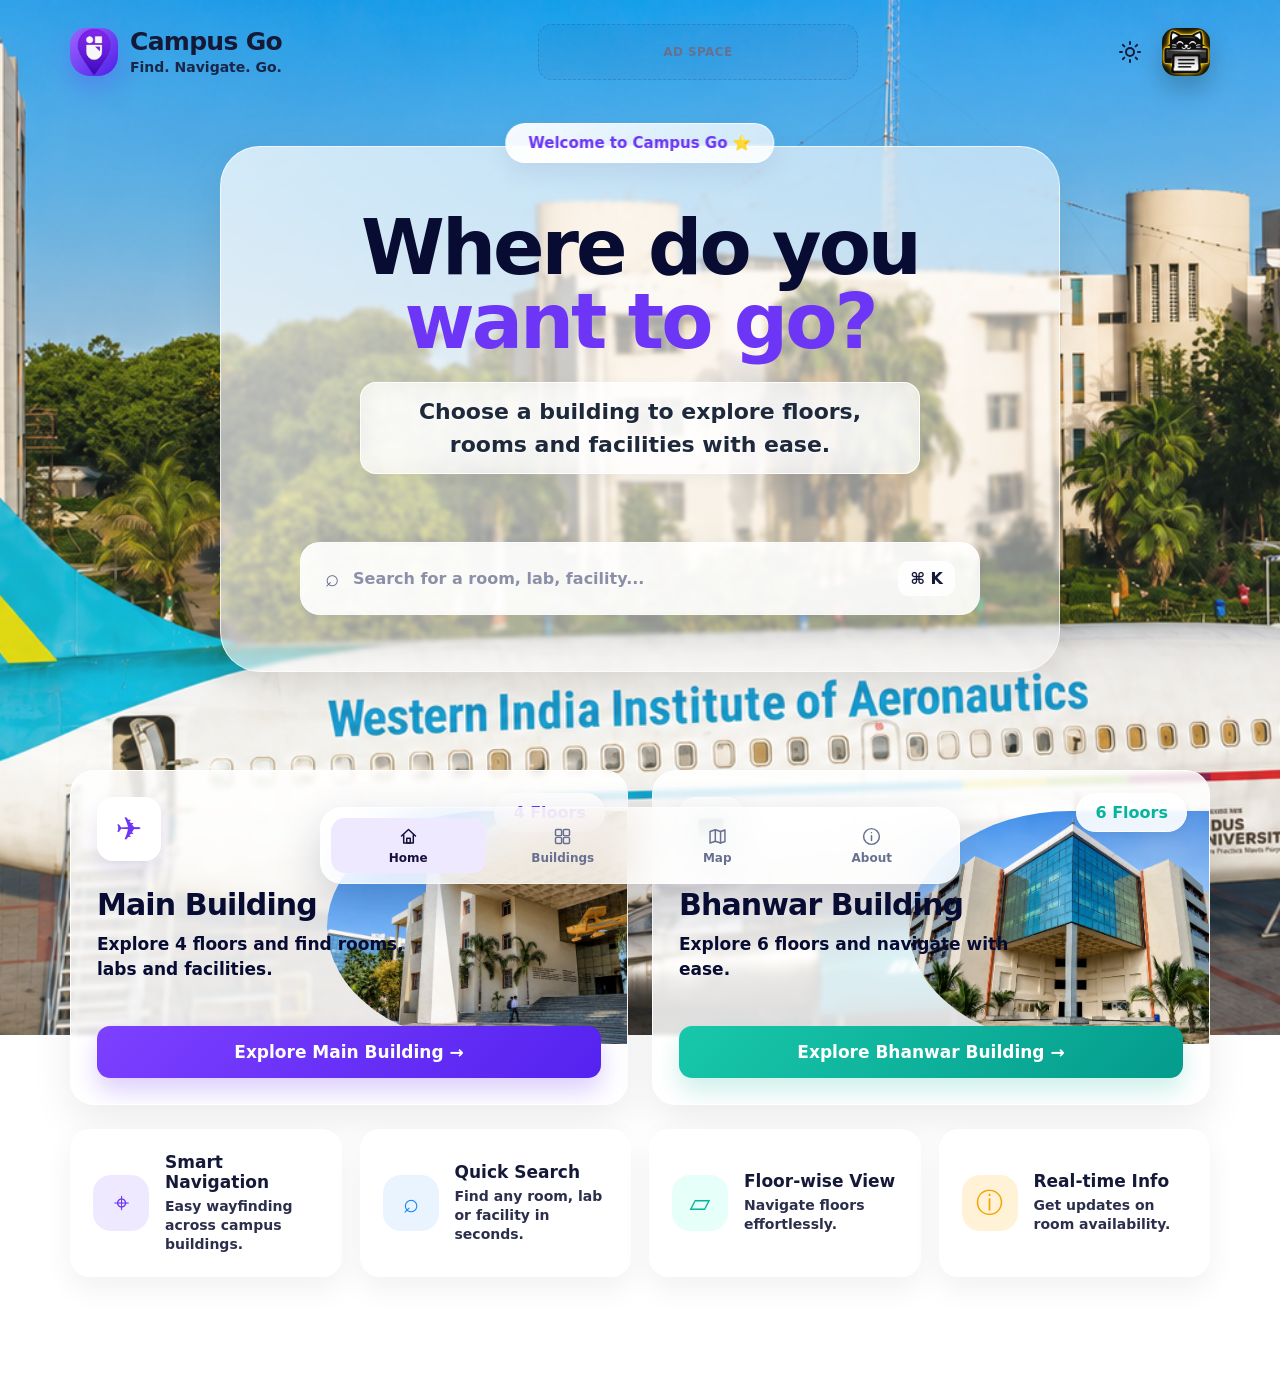
<file: Final/index.html>
<!DOCTYPE html>
<html lang="en">
<head>
  <meta charset="UTF-8" />
  <meta name="viewport" content="width=device-width, initial-scale=1.0" />
  <title>Campus Go</title>
  <script>if (localStorage.getItem("theme") === "dark") document.documentElement.setAttribute("data-theme", "dark");</script>
  <style>
    html {
      scroll-behavior: smooth;
    }

    * {
      margin: 0;
      padding: 0;
      box-sizing: border-box;
      font-family: Inter, system-ui, -apple-system, BlinkMacSystemFont, "Segoe UI", sans-serif;
    }
    :root {
      --purple: #6d35f5;
      --purple-dark: #15123d;
      --purple-light: #efe9ff;
      --green: #08b39c;
      --green-light: #e6fff8;
      --text: #151938;
      --muted: #68708f;
      --card: rgba(255, 255, 255, 0.84);
      --shadow: 0 18px 45px rgba(61, 42, 125, 0.14);
      --radius: 24px;
      
      --bg-overlay: linear-gradient(rgba(255, 255, 255, 0.05), rgba(255, 255, 255, 0.08));
      --glass-bg: linear-gradient(135deg, rgba(255, 255, 255, 0.75) 0%, rgba(255, 255, 255, 0.45) 100%);
      --glass-border: rgba(255, 255, 255, 0.5);
      --glass-border-light: rgba(255, 255, 255, 0.8);
      --glass-card: rgba(255, 255, 255, 0.85);
      --glass-nav: rgba(255, 255, 255, 0.8);
      --input-bg: rgba(255, 255, 255, 0.9);
      --title-color: #080c32;
      --hero-glass: linear-gradient(135deg, rgba(255, 255, 255, 0.75) 0%, rgba(255, 255, 255, 0.7) 100%);
      --hero-subtitle: #1E293B;
      --hero-shadow: 0 1px 2px rgba(255, 255, 255, 0.8);
      --hero-p-bg: rgba(255, 255, 255, 0.65);
      --hero-p-border: rgba(255, 255, 255, 0.9);
      --hero-p-color: #1E293B;
      --modal-overlay: rgba(21, 18, 61, 0.5);
      --modal-bg: #fcfaf2;
      --btn-bg: white;
      --btn-border: rgba(34, 27, 84, 0.05);
    }
    
    [data-theme="dark"] {
      --purple: #b388ff;
      --purple-dark: #d8c2ff;
      --purple-light: rgba(179, 136, 255, 0.2);
      --green: #40c4b4;
      --green-light: rgba(64, 196, 180, 0.2);
      --text: #f0f2fb;
      --muted: #a3a9c2;
      --card: rgba(18, 24, 58, 0.6);
      --shadow: 0 20px 50px rgba(0, 0, 0, 0.5);
      
      --bg-overlay: linear-gradient(180deg, rgba(0,0,0,.7), rgba(0,0,0,.7));
      --glass-bg: rgba(18, 24, 58, 0.85);
      --glass-border: rgba(255, 255, 255, 0.15);
      --glass-border-light: rgba(255, 255, 255, 0.1);
      --glass-card: rgba(18, 24, 58, 0.9);
      --glass-nav: rgba(18, 24, 58, 0.9);
      --input-bg: rgba(255, 255, 255, 0.05);
      --title-color: #f0f2fb;
      --hero-glass: rgba(18, 24, 58, 0.75);
      --hero-subtitle: #f0f2fb;
      --hero-shadow: none;
      --hero-p-bg: rgba(18, 24, 58, 0.65);
      --hero-p-border: rgba(255, 255, 255, 0.15);
      --hero-p-color: #f0f2fb;
      --modal-overlay: rgba(0, 0, 0, 0.7);
      --modal-bg: #12183a;
      --btn-bg: rgba(255, 255, 255, 0.05);
      --btn-border: rgba(255, 255, 255, 0.15);
    }


    body {
      min-height: 100vh;
      color: var(--text);
      position: relative;
      overflow-x: hidden;
    }

    body::before {
      content: "";
      position: fixed;
      top: -15vh;
      left: -15vw;
      width: 130vw;
      height: 130vh;
      background: url("./assets/hero-bg.png") center center/cover no-repeat;
      z-index: -2;
      pointer-events: none;
      will-change: transform;
      transform: translateZ(0);
    }

    body::after {
      content: "";
      position: fixed;
      top: -15vh;
      left: -15vw;
      width: 130vw;
      height: 130vh;
      background: var(--bg-overlay);
      z-index: -1;
      pointer-events: none;
      will-change: transform;
      transform: translateZ(0);
    }

    .page {
      width: 100%;
      max-width: 1180px;
      margin: auto;
      padding: 24px 20px 100px;
    }

    header {
      display: flex;
      align-items: center;
      justify-content: space-between;
      gap: 20px;
      margin-bottom: 42px;
    }

    .brand {
      display: flex;
      align-items: center;
      gap: 12px;
    }

    .logo {
      width: 48px;
      height: 48px;
      border-radius: 16px 16px 20px 20px;
      background: linear-gradient(135deg, #9d66ff, #4d1fe8);
      display: grid;
      place-items: center;
      color: white;
      font-size: 26px;
      box-shadow: 0 12px 24px rgba(109, 53, 245, 0.28);
      overflow: hidden;
    }

    .logo img {
      width: 100%;
      height: 100%;
      object-fit: cover;
    }
    .header-actions {
      display: flex;
      align-items: center;
      gap: 16px;
    }
    .theme-toggle {
      background: transparent;
      border: none;
      display: grid;
      place-items: center;
      cursor: pointer;
      color: var(--text);
      transition: color 0.2s ease, transform 0.2s ease;
      padding: 4px;
    }
    .theme-toggle:hover {
      color: var(--purple);
      transform: scale(1.1);
    }
    .theme-toggle svg { 
      width: 24px; 
      height: 24px; 
      fill: none; 
      stroke: currentColor; 
      stroke-width: 2; 
      stroke-linecap: round; 
      stroke-linejoin: round; 
    }
    .theme-toggle .moon-icon { display: none; }
    [data-theme="dark"] .theme-toggle .sun-icon { display: none; }
    [data-theme="dark"] .theme-toggle .moon-icon { display: block; }
    [data-theme="dark"] .theme-toggle:hover { color: var(--green); }
    .header-ad {
      display: flex;
      align-items: center;
      justify-content: center;
      flex: 1;
      max-width: 320px;
      height: 56px;
      margin: 0 12px;
      border-radius: 14px;
      border: 1px dashed rgba(34, 27, 84, 0.18);
      background: rgba(34, 27, 84, 0.03);
      color: var(--muted);
      font-size: 12px;
      font-weight: 700;
      letter-spacing: 0.4px;
      text-transform: uppercase;
    }

    .partner-logo {
      width: 48px;
      height: 48px;
      border-radius: 14px;
      overflow: hidden;
      box-shadow: 0 12px 24px rgba(15, 12, 10, 0.22);
      flex-shrink: 0;
    }

    .partner-logo img {
      width: 100%;
      height: 100%;
      object-fit: cover;
      display: block;
    }

    .brand h1 {
      font-size: 25px;
      line-height: 1;
      letter-spacing: -0.7px;
    }

    .brand p {
      color: var(--text);
      font-size: 14px;
      margin-top: 5px;
      font-weight: 600;
      opacity: 0.9;
    }    .icon-btn {
      width: 44px;
      height: 44px;
      border-radius: 14px;
      font-size: 20px;
      color: var(--purple-dark);
    }
    .hero {
      position: relative;
      text-align: center;
      padding: 24px 0;
    }

    .hero-text-glass {
      position: relative;
      background: var(--glass-bg);
      backdrop-filter: blur(2px);
      -webkit-backdrop-filter: blur(2px);
      border-radius: 40px;
      border: 1px solid var(--glass-border);
      border-top: 1px solid var(--glass-border-light);
      border-left: 1px solid var(--glass-border-light);
      box-shadow: 0 16px 40px rgba(0, 0, 0, 0.08);
      padding: 64px 40px 56px;
      margin: 0 auto 40px;
      max-width: 840px;
    }

    .pill {
      display: inline-flex;
      align-items: center;
      gap: 8px;
      background: linear-gradient(135deg, rgba(255, 255, 255, 0.95), rgba(255, 255, 255, 0.7));
      backdrop-filter: blur(2px);
      -webkit-backdrop-filter: blur(2px);
      border: 1px solid var(--input-bg);
      color: var(--purple);
      padding: 10px 22px;
      border-radius: 999px;
      font-size: 15px;
      font-weight: 800;
      position: absolute;
      top: -24px;
      left: 50%;
      transform: translateX(-50%);
      box-shadow: 0 10px 24px rgba(34, 27, 84, 0.08);
      white-space: nowrap;
    }

    .hero h2 {
      max-width: 720px;
      margin: auto;
      color: var(--title-color);
      font-size: clamp(42px, 8vw, 76px);
      line-height: 0.98;
      letter-spacing: -3px;
    }

    .hero h2 span {
      color: var(--purple);
      display: inline-block;
    }

    .hero p {
      max-width: 560px;
      margin: 22px auto 28px;
      color: var(--hero-p-color);
      font-size: clamp(16px, 2.6vw, 22px);
      line-height: 1.5;
      font-weight: 600;
      text-shadow: var(--hero-shadow);
      background: var(--hero-p-bg);
      backdrop-filter: blur(12px);
      -webkit-backdrop-filter: blur(12px);
      padding: 12px 24px;
      border-radius: 16px;
      border: 1px solid var(--hero-p-border);
      box-shadow: 0 4px 15px rgba(0, 0, 0, 0.05);
      display: inline-block;
    }

    .search-box {
      width: min(680px, 94%);
      margin: 40px auto 0;
      display: flex;
      align-items: center;
      gap: 14px;
      background: var(--glass-nav);
      backdrop-filter: blur(2px);
      -webkit-backdrop-filter: blur(2px);
      border: 1px solid var(--glass-border);
      border-top: 1px solid var(--glass-border-light);
      border-left: 1px solid var(--glass-border-light);
      padding: 18px 24px;
      border-radius: 20px;
      box-shadow: 0 8px 32px rgba(0, 0, 0, 0.08);
      transition: all 0.3s ease;
    }

    .search-box:focus-within {
      background: var(--glass-card);
      box-shadow: 0 12px 36px rgba(31, 38, 135, 0.12);
      transform: translateY(-2px);
    }

    .search-box input {
      width: 100%;
      border: none;
      outline: none;
      color: var(--text);
      font-size: 16px;
      background: transparent;
    }

    .search-box input::placeholder {
      color: #8b90a8;
      font-weight: 600;
    }

    .shortcut {
      padding: 8px 12px;
      border-radius: 11px;
      color: var(--text);
      background: var(--input-bg);
      font-weight: 800;
      white-space: nowrap;
    }

    .buildings {
      margin-top: 34px;
      display: grid;
      grid-template-columns: repeat(2, minmax(0, 1fr));
      gap: 24px;
    }

    .building-card {
      position: relative;
      overflow: hidden;
      min-height: 335px;
      background: var(--glass-card);
      backdrop-filter: blur(2px);
      -webkit-backdrop-filter: blur(2px);
      border-radius: var(--radius);
      border: 1px solid rgba(255, 255, 255, 0.6);
      border-top: 1px solid var(--input-bg);
      border-left: 1px solid var(--input-bg);
      box-shadow: 0 16px 40px rgba(0, 0, 0, 0.08);
      padding: 26px;
      display: flex;
      flex-direction: column;
      justify-content: space-between;
    }

    .building-card::after {
      content: "";
      position: absolute;
      width: 58%;
      height: 70%;
      right: -4%;
      bottom: 60px;
      border-radius: 50% 0 0 50%;
      background: var(--purple-light);
      z-index: 0;
    }

    .building-card.green::after {
      background: var(--green-light);
    }

    .card-top,
    .card-bottom {
      position: relative;
      z-index: 2;
    }

    .card-icon {
      width: 64px;
      height: 64px;
      border-radius: 16px;
      background: white;
      display: grid;
      place-items: center;
      font-size: 32px;
      color: var(--purple);
      box-shadow: 0 12px 22px rgba(80, 54, 159, 0.13);
      margin-bottom: 26px;
    }

    .green .card-icon {
      color: var(--green);
    }

    .floor-badge {
      position: absolute;
      top: 22px;
      right: 22px;
      z-index: 3;
      color: var(--purple);
      background: var(--input-bg);
      backdrop-filter: blur(2px);
      border: 1px solid rgba(255, 255, 255, 1);
      padding: 9px 18px;
      border-radius: 999px;
      font-weight: 900;
      box-shadow: 0 4px 12px rgba(0, 0, 0, 0.05);
    }

    .green .floor-badge {
      color: var(--green);
      background: var(--input-bg);
    }

    .building-card h3 {
      font-size: 30px;
      letter-spacing: -0.9px;
      margin-bottom: 10px;
      color: var(--title-color);
    }

    .building-card p {
      color: var(--title-color);
      max-width: 330px;
      line-height: 1.5;
      font-weight: 700;
      font-size: 17px;
      margin-bottom: 28px;
    }

    .building-img {
      position: absolute;
      width: 58%;
      height: 70%;
      right: -4%;
      bottom: 60px;
      border-radius: 50% 0 0 50%;
      z-index: 1;

      background-size: cover;
      background-position: center;
      background-repeat: no-repeat;
    }

    .main-building-photo {
      background-image: url("assets/main-building.jpg");
      background-position: center center;
    }

    .bhawar-building-photo {
      background-image: url("assets/bhawar-building.png");
      background-position: center center;
    }

    .explore-btn {
      width: 100%;
      border: none;
      border-radius: 13px;
      padding: 16px 20px;
      font-size: 17px;
      font-weight: 800;
      color: white;
      background: linear-gradient(135deg, #7d40ff, #5422ef);
      box-shadow: 0 13px 24px rgba(111, 53, 245, 0.24);
      cursor: pointer;
      transition: 0.25s ease;
    }

    .green .explore-btn {
      background: linear-gradient(135deg, #18c8aa, #049b8c);
      box-shadow: 0 13px 24px rgba(8, 179, 156, 0.20);
    }

    .explore-btn:hover {
      transform: translateY(-3px);
    }

    .features {
      display: grid;
      grid-template-columns: repeat(4, minmax(0, 1fr));
      gap: 18px;
      margin-top: 24px;
    }

    .feature-card {
      background: var(--glass-card);
      backdrop-filter: blur(2px);
      -webkit-backdrop-filter: blur(2px);
      border: 1px solid var(--glass-border);
      border-top: 1px solid var(--glass-border-light);
      border-left: 1px solid var(--glass-border-light);
      box-shadow: 0 12px 30px rgba(0, 0, 0, 0.06);
      border-radius: 20px;
      padding: 22px;
      display: flex;
      align-items: center;
      gap: 16px;
    }

    .feature-icon {
      min-width: 56px;
      height: 56px;
      border-radius: 18px;
      display: grid;
      place-items: center;
      font-size: 27px;
      background: var(--purple-light);
      color: var(--purple);
    }

    .feature-card:nth-child(2) .feature-icon { background: #e9f4ff; color: #1686f7; }
    .feature-card:nth-child(3) .feature-icon { background: var(--green-light); color: var(--green); }
    .feature-card:nth-child(4) .feature-icon { background: #fff2d7; color: #f5a400; }

    .feature-card h4 {
      font-size: 17px;
      margin-bottom: 5px;
    }

    .feature-card p {
      color: var(--text);
      font-size: 14px;
      line-height: 1.35;
      font-weight: 600;
      opacity: 0.9;
    }

    .bottom-nav {
      position: fixed;
      left: 50%;
      bottom: 16px;
      transform: translateX(-50%);
      width: min(640px, calc(100% - 28px));
      background: var(--glass-nav);
      border: 1px solid var(--glass-border);
      border-radius: 22px;
      box-shadow: 0 18px 45px rgba(18,24,58,.20);
      display: grid;
      grid-template-columns: repeat(4, 1fr);
      padding: 10px;
      backdrop-filter: blur(22px);
      -webkit-backdrop-filter: blur(22px);
      z-index: 20;
    }
    .nav-item {
      text-decoration: none;
      color: var(--muted);
      display: grid;
      place-items: center;
      gap: 4px;
      font-size: 12px;
      font-weight: 700;
      padding: 8px 4px;
      border-radius: 14px;
      transition: background .2s, color .2s;
    }
    .nav-item .icon { width: 21px; height: 21px; }
    .icon { width: 22px; height: 22px; stroke: currentColor; stroke-width: 1.7; fill: none; stroke-linecap: round; stroke-linejoin: round; flex-shrink: 0; }
    
    .nav-item.active {
      color: var(--purple-dark);
      background: var(--purple-light);
    }


    @media (max-width: 850px) {
      .page {
        padding: 22px 16px 96px;
      }

      header {
        margin-bottom: 30px;
      }    .header-ad {
        max-width: 140px;
        height: 44px;
        font-size: 10px;
      }

      .buildings {
        grid-template-columns: 1fr;
      }

      .features {
        grid-template-columns: repeat(2, minmax(0, 1fr));
      }
    }

    @media (max-width: 520px) {
      .page {
        padding-inline: 14px;
      }

      .brand h1 {
        font-size: 22px;
      }

      .brand p {
        font-size: 12px;
      }

      .logo {
        width: 44px;
        height: 44px;
      }

      .partner-logo {
        width: 40px;
        height: 40px;
      }    .header-ad {
        max-width: 90px;
        margin: 0 6px;
      }
      .hero-text-glass {
        padding: 48px 20px 32px;
      }

      .hero h2 {
        font-size: 46px;
        letter-spacing: -2px;
      }

      .hero p {
        font-size: 17px;
      }

      .search-box {
        padding: 14px 15px;
      }

      .shortcut {
        display: none;
      }

      .building-card {
        min-height: 290px;
        padding: 22px;
      }

      .building-card h3 {
        font-size: 24px;
        max-width: 60%;
      }

      .building-card p {
        width: 58%;
        font-size: 14.5px;
      }

      .building-img, .building-card::after {
        width: 45%;
        height: 60%;
        bottom: 74px;
        right: -5%;
        border-radius: 50% 0 0 50%;
      }

      .floor-badge {
        top: 20px;
        right: 18px;
        padding: 8px 14px;
        font-size: 14px;
      }

      .features {
        gap: 12px;
      }

      .feature-card {
        padding: 16px 14px;
        align-items: flex-start;
      }

      .feature-icon {
        min-width: 48px;
        height: 48px;
        font-size: 24px;
      }

      .feature-card h4 {
        font-size: 15px;
      }

      .feature-card p {
        font-size: 12.5px;
      }
    }

    @media (max-width: 390px) {
      .hero h2 {
        font-size: 40px;
      }

      .building-card p {
        width: 58%;
      }

      .feature-card {
        flex-direction: column;
        gap: 10px;
      }
    }


    .modal-overlay {
      display: none;
      position: fixed;
      inset: 0;
      background: var(--modal-overlay);
      backdrop-filter: blur(2px);
      z-index: 100;
      align-items: center;
      justify-content: center;
      padding: 20px;
    }
    .modal-overlay.active {
      display: flex;
      animation: fadeIn 0.3s ease;
    }
    .modal-content {
      background: var(--modal-bg);
      width: 100%;
      max-width: 420px;
      border-radius: var(--radius);
      padding: 32px;
      position: relative;
      box-shadow: 0 25px 50px rgba(0, 0, 0, 0.15);
      animation: slideUp 0.3s ease;
    }
    .close-btn {
      position: absolute;
      top: 24px;
      right: 24px;
      background: none;
      border: none;
      font-size: 28px;
      cursor: pointer;
      color: var(--muted);
      line-height: 1;
      transition: color 0.2s;
    }
    .close-btn:hover {
      color: var(--text);
    }
    .modal-content h3 {
      margin-bottom: 24px;
      font-size: 24px;
      letter-spacing: -0.5px;
      color: var(--text);
    }
    .floor-grid {
      display: grid;
      grid-template-columns: repeat(2, 1fr);
      gap: 14px;
    }
    .floor-btn {
      padding: 16px;
      border-radius: 999px;
      border: 2px solid var(--btn-border);
      background: var(--btn-bg);
      color: var(--text);
      font-weight: 700;
      font-size: 16px;
      cursor: pointer;
      transition: all 0.2s ease;
      box-shadow: 0 4px 12px rgba(0,0,0,0.02);
    }
    .floor-btn[data-theme="purple"]:not(:disabled):hover {
      background: var(--purple-light);
      color: var(--purple);
      border-color: var(--purple);
    }
    .floor-btn[data-theme="green"]:not(:disabled):hover {
      background: var(--green-light);
      color: var(--green);
      border-color: var(--green);
    }
    .floor-btn:disabled {
      opacity: 0.5;
      cursor: not-allowed;
      transform: none;
    }
    .floor-btn.selected[data-theme="purple"] {
      background: var(--purple);
      color: white;
      border-color: var(--purple);
      opacity: 1;
    }
    .floor-btn.selected[data-theme="green"] {
      background: var(--green);
      color: white;
      border-color: var(--green);
      opacity: 1;
    }

    @keyframes fadeIn {
      from { opacity: 0; }
      to { opacity: 1; }
    }
    @keyframes slideUp {
      from { opacity: 0; transform: translateY(20px); }
      to { opacity: 1; transform: translateY(0); }
    }
    

    

  </style>
</head>
<body>
  <svg width="0" height="0" style="position:absolute" aria-hidden="true">
    <defs>
      <symbol id="icon-house" viewBox="0 0 24 24"><path d="M4 11.5L12 4l8 7.5"/><path d="M6.5 10v9.5h11V10"/><rect x="10" y="14" width="4" height="5.5"/></symbol>
      <symbol id="icon-grid" viewBox="0 0 24 24"><rect x="4" y="4" width="7" height="7" rx="1.3"/><rect x="13" y="4" width="7" height="7" rx="1.3"/><rect x="4" y="13" width="7" height="7" rx="1.3"/><rect x="13" y="13" width="7" height="7" rx="1.3"/></symbol>
      <symbol id="icon-map" viewBox="0 0 24 24"><path d="M3.5 6.2l6-2 6 2 5-1.7v13.3l-5 1.7-6-2-6 2z"/><line x1="9.5" y1="4.2" x2="9.5" y2="17.5"/><line x1="15.5" y1="6.2" x2="15.5" y2="19.5"/></symbol>
      <symbol id="icon-info" viewBox="0 0 24 24"><circle cx="12" cy="12" r="9"/><line x1="12" y1="11" x2="12" y2="16.5"/><circle cx="12" cy="7.7" r="0.9" fill="currentColor" stroke="none"/></symbol>
    </defs>
  </svg>
  <main class="page">
    <header>
      <div class="brand">
        <div class="logo"><img src="assets/campusgo-icon.png" alt="Campus Go logo" /></div>
        <div>
          <h1>Campus Go</h1>
          <p>Find. Navigate. Go.</p>
        </div>
      </div>

      <div class="header-ad">Ad space</div>

      <div class="header-actions">
        <button id="theme-toggle" class="theme-toggle" aria-label="Toggle Dark Mode">
          <svg class="sun-icon" xmlns="http://www.w3.org/2000/svg" viewBox="0 0 24 24" fill="none" stroke="currentColor" stroke-width="2" stroke-linecap="round" stroke-linejoin="round"><circle cx="12" cy="12" r="4"/><path d="M12 2v2"/><path d="M12 20v2"/><path d="m4.93 4.93 1.41 1.41"/><path d="m17.66 17.66 1.41 1.41"/><path d="M2 12h2"/><path d="M20 12h2"/><path d="m6.34 17.66-1.41 1.41"/><path d="m19.07 4.93-1.41 1.41"/></svg>
          <svg class="moon-icon" xmlns="http://www.w3.org/2000/svg" viewBox="0 0 24 24" fill="none" stroke="currentColor" stroke-width="2" stroke-linecap="round" stroke-linejoin="round"><path d="M12 3a6 6 0 0 0 9 9 9 9 0 1 1-9-9Z"/></svg>
        </button>
        <div class="partner-logo">
          <img src="assets/copykat-icon.jpg" alt="CopyKat logo" />
        </div>
      </div>
    </header>

    <section class="hero">
      <div class="hero-text-glass">
        <div class="pill">Welcome to Campus Go ⭐</div>
        <h2>Where do you <span>want to go?</span></h2>
        <p>Choose a building to explore floors, rooms and facilities with ease.</p>

        <label class="search-box">
          <span style="font-size: 24px; color: var(--muted);">⌕</span>
          <input type="search" placeholder="Search for a room, lab, facility..." />
          <span class="shortcut">⌘ K</span>
        </label>
      </div>
    </section>

    <section id="buildings" class="buildings">
      <article class="building-card">
        <span class="floor-badge">4 Floors</span>
        <div class="building-img main-building-photo"></div>
        <div class="card-top">
          <div class="card-icon">✈️</div>
          <h3>Main Building</h3>
          <p>Explore 4 floors and find rooms, labs and facilities.</p>
        </div>
        <div class="card-bottom">
          <button class="explore-btn">Explore Main Building →</button>
        </div>
      </article>

      <article class="building-card green">
        <span class="floor-badge">6 Floors</span>
        <div class="building-img bhawar-building-photo"></div>
        <div class="card-top">
          <div class="card-icon">💻</div>
          <h3>Bhanwar Building</h3>
          <p>Explore 6 floors and navigate with ease.</p>
        </div>
        <div class="card-bottom">
          <button class="explore-btn">Explore Bhanwar Building →</button>
        </div>
      </article>
    </section>

    <section class="features">
      <article class="feature-card">
        <div class="feature-icon">⌖</div>
        <div>
          <h4>Smart Navigation</h4>
          <p>Easy wayfinding across campus buildings.</p>
        </div>
      </article>

      <article class="feature-card">
        <div class="feature-icon">⌕</div>
        <div>
          <h4>Quick Search</h4>
          <p>Find any room, lab or facility in seconds.</p>
        </div>
      </article>

      <article class="feature-card">
        <div class="feature-icon">▱</div>
        <div>
          <h4>Floor-wise View</h4>
          <p>Navigate floors effortlessly.</p>
        </div>
      </article>

      <article class="feature-card">
        <div class="feature-icon">ⓘ</div>
        <div>
          <h4>Real-time Info</h4>
          <p>Get updates on room availability.</p>
        </div>
      </article>
    </section>
  </main>

  <nav class="bottom-nav">
    <a href="#" class="nav-item active"><svg class="icon"><use href="#icon-house"/></svg>Home</a>
    <a href="#buildings" class="nav-item"><svg class="icon"><use href="#icon-grid"/></svg>Buildings</a>
    <a href="#" class="nav-item"><svg class="icon"><use href="#icon-map"/></svg>Map</a>
    <a href="about.html" class="nav-item"><svg class="icon"><use href="#icon-info"/></svg>About</a>
  </nav>

  <!-- Floor Selection Modal -->
  <div id="floor-modal" class="modal-overlay">
    <div class="modal-content">
      <button class="close-btn" id="close-modal">&times;</button>
      <h3 id="modal-title">Select Floor</h3>
      <div id="floor-grid" class="floor-grid"></div>
    </div>
  </div>
  <script>
    document.addEventListener('DOMContentLoaded', () => {
      
      const themeToggle = document.getElementById('theme-toggle');
      if (themeToggle) {
        themeToggle.addEventListener('click', () => {
          const currentTheme = document.documentElement.getAttribute('data-theme');
          const newTheme = currentTheme === 'dark' ? 'light' : 'dark';
          document.documentElement.setAttribute('data-theme', newTheme);
          localStorage.setItem('theme', newTheme);
        });
      }



      const modal = document.getElementById('floor-modal');
      const closeBtn = document.getElementById('close-modal');
      const floorGrid = document.getElementById('floor-grid');
      const modalTitle = document.getElementById('modal-title');

      const buildingData = {
        'Explore Main Building →': { 
            name: 'Main Building', 
            floorNames: ['Basement', 'Ground Floor', 'First Floor', 'Second Floor'], 
            isGreen: false 
        },
        'Explore Bhanwar Building →': { 
            name: 'Bhanwar Building', 
            floorNames: ['Ground Floor', 'Floor 1', 'Floor 2', 'Floor 3', 'Floor 4', 'Floor 5'], 
            isGreen: true 
        }
      };

      document.querySelectorAll('.explore-btn').forEach(btn => {
        btn.addEventListener('click', (e) => {
          const text = e.target.textContent.trim();
          const bldg = buildingData[text] || { name: 'Building', floorNames: ['Ground Floor'], isGreen: false };

          modalTitle.textContent = bldg.name + ' - Select Floor';
          floorGrid.innerHTML = '';
          
          bldg.floorNames.forEach(floorName => {
            const floorBtn = document.createElement('button');
            floorBtn.className = 'floor-btn';
            floorBtn.textContent = floorName;
            
          
            floorBtn.setAttribute('data-theme', bldg.isGreen ? 'green' : 'purple');
            
            floorBtn.onclick = () => {
               const allBtns = floorGrid.querySelectorAll('.floor-btn');
               allBtns.forEach(btn => {
                 if (btn !== floorBtn) {
                   btn.disabled = true;
                 }
               });
               floorBtn.classList.add('selected');
               
               setTimeout(() => {
                 window.location.href = 'floor.html?building=' + encodeURIComponent(bldg.name) + '&floor=' + encodeURIComponent(floorName);
               }, 600);
            };
            floorGrid.appendChild(floorBtn);
          });

          modal.classList.add('active');
          document.body.style.overflow = 'hidden';
        });
      });

      closeBtn.addEventListener('click', () => {
        modal.classList.remove('active');
        document.body.style.overflow = '';
      });

      modal.addEventListener('click', (e) => {
        if (e.target === modal) {
          modal.classList.remove('active');
          document.body.style.overflow = '';
        }
      });
    });
  </script>
</body>
</html>
</file>
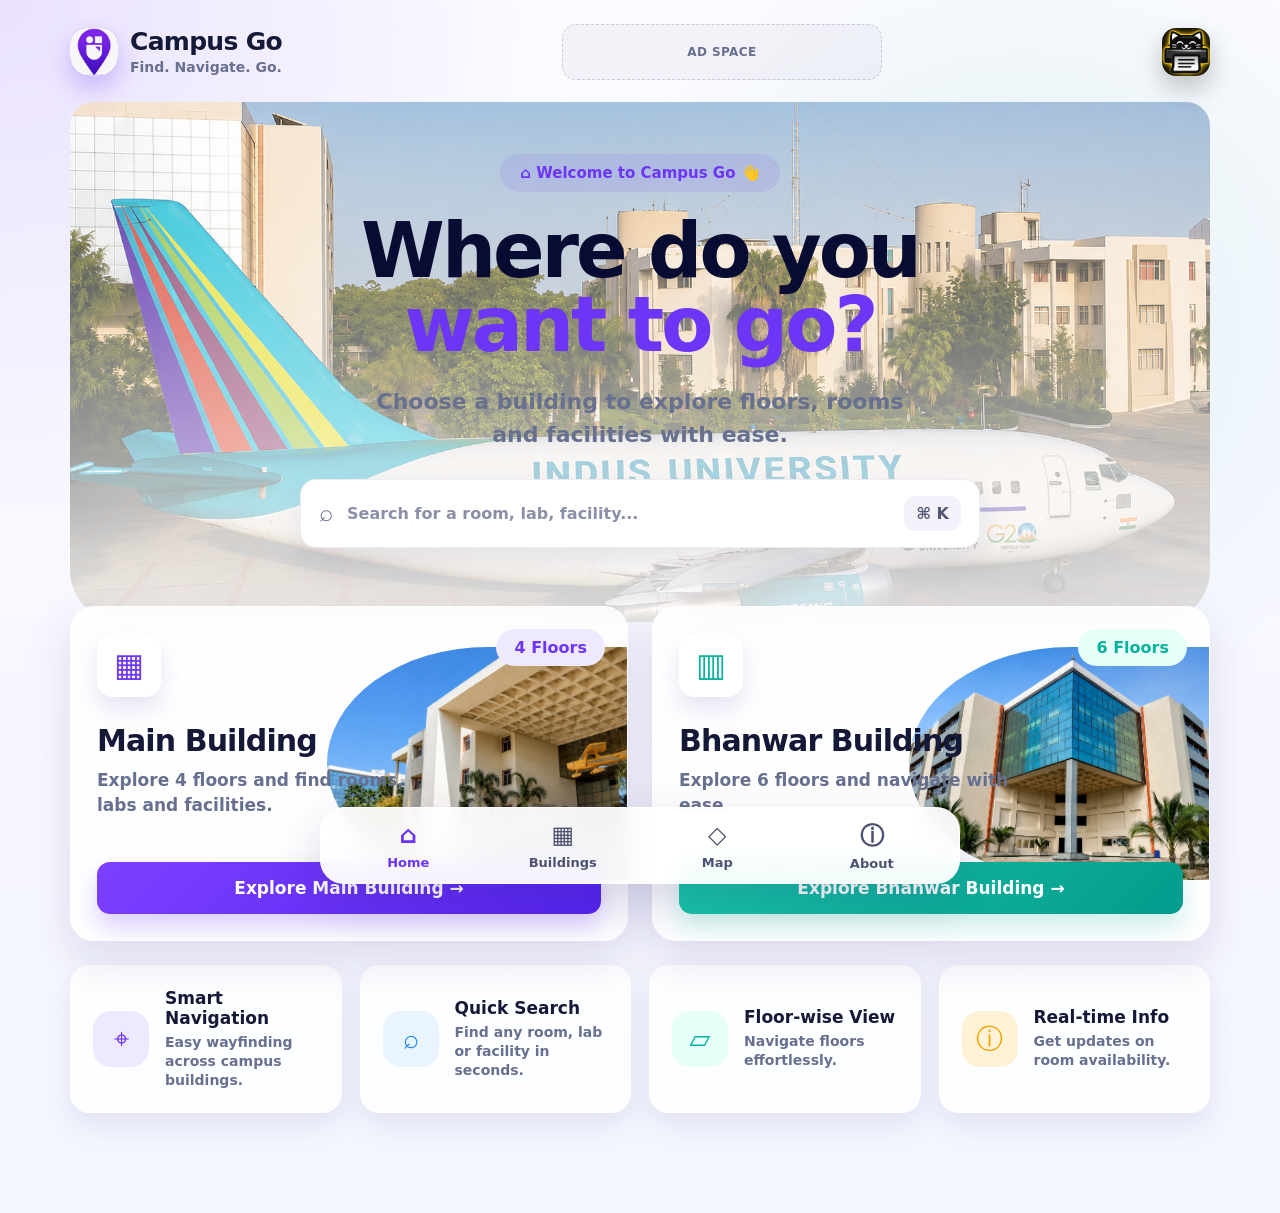
<file: testv2h/index.html>
<!DOCTYPE html>
<html lang="en">
<head>
  <meta charset="UTF-8" />
  <meta name="viewport" content="width=device-width, initial-scale=1.0" />
  <title>Campus Go</title>
  <style>
    * {
      margin: 0;
      padding: 0;
      box-sizing: border-box;
      font-family: Inter, system-ui, -apple-system, BlinkMacSystemFont, "Segoe UI", sans-serif;
    }

    :root {
      --purple: #6d35f5;
      --purple-dark: #15123d;
      --purple-light: #efe9ff;
      --green: #08b39c;
      --green-light: #e6fff8;
      --text: #151938;
      --muted: #68708f;
      --card: rgba(255, 255, 255, 0.84);
      --shadow: 0 18px 45px rgba(61, 42, 125, 0.14);
      --radius: 24px;
    }

    body {
      min-height: 100vh;
      color: var(--text);
      background:
        radial-gradient(circle at top left, rgba(111, 53, 245, 0.12), transparent 30%),
        radial-gradient(circle at 80% 25%, rgba(8, 179, 156, 0.10), transparent 30%),
        linear-gradient(180deg, #fbfaff 0%, #f4f6ff 100%);
    }

    .page {
      width: 100%;
      max-width: 1180px;
      margin: auto;
      padding: 24px 20px 100px;
    }

    header {
      display: flex;
      align-items: center;
      justify-content: space-between;
      gap: 20px;
      margin-bottom: 42px;
    }

    .brand {
      display: flex;
      align-items: center;
      gap: 12px;
    }

    .logo {
      width: 48px;
      height: 48px;
      border-radius: 16px 16px 20px 20px;
      background: linear-gradient(135deg, #9d66ff, #4d1fe8);
      display: grid;
      place-items: center;
      color: white;
      font-size: 26px;
      box-shadow: 0 12px 24px rgba(109, 53, 245, 0.28);
      overflow: hidden;
    }

    .logo img {
      width: 100%;
      height: 100%;
      object-fit: cover;
    }

    /* Reserved ad slot in the header so it stays unobtrusive and never
       crowds the logos on either side. Swap the placeholder text/box for
       a real ad unit (e.g. an <ins> tag or ad-network script) when ready. */
    .header-ad {
      display: flex;
      align-items: center;
      justify-content: center;
      flex: 1;
      max-width: 320px;
      height: 56px;
      margin: 0 12px;
      border-radius: 14px;
      border: 1px dashed rgba(34, 27, 84, 0.18);
      background: rgba(34, 27, 84, 0.03);
      color: var(--muted);
      font-size: 12px;
      font-weight: 700;
      letter-spacing: 0.4px;
      text-transform: uppercase;
    }

    .partner-logo {
      width: 48px;
      height: 48px;
      border-radius: 14px;
      overflow: hidden;
      box-shadow: 0 12px 24px rgba(15, 12, 10, 0.22);
      flex-shrink: 0;
    }

    .partner-logo img {
      width: 100%;
      height: 100%;
      object-fit: cover;
      display: block;
    }

    .brand h1 {
      font-size: 25px;
      line-height: 1;
      letter-spacing: -0.7px;
    }

    .brand p {
      color: var(--muted);
      font-size: 14px;
      margin-top: 5px;
      font-weight: 600;
    }    .icon-btn {
      width: 44px;
      height: 44px;
      border-radius: 14px;
      font-size: 20px;
      color: var(--purple-dark);
    }
    .hero {
      position: relative;
      text-align: center;
      padding: 32px 0 24px;
    }

    .hero::before {
      content: "";
      position: absolute;
      inset: -20px 0 auto;
      height: 520px;
      background:
        linear-gradient(rgba(255, 255, 255, 0.15), rgba(255, 255, 255, 0.85)),
        url("assets/hero-bg.png") center/cover;
      border-radius: var(--radius) var(--radius) 52px 52px;
      z-index: -1;
      opacity: 1;
    }

    .pill {
      display: inline-flex;
      align-items: center;
      gap: 8px;
      background: rgba(111, 53, 245, 0.10);
      color: var(--purple);
      padding: 10px 20px;
      border-radius: 999px;
      font-size: 15px;
      font-weight: 800;
      margin-bottom: 22px;
    }

    .hero h2 {
      max-width: 720px;
      margin: auto;
      color: #080c32;
      font-size: clamp(42px, 8vw, 76px);
      line-height: 0.98;
      letter-spacing: -3px;
    }

    .hero h2 span {
      color: var(--purple);
      display: inline-block;
    }

    .hero p {
      max-width: 560px;
      margin: 22px auto 28px;
      color: var(--muted);
      font-size: clamp(16px, 2.6vw, 22px);
      line-height: 1.5;
      font-weight: 600;
    }

    .search-box {
      width: min(680px, 100%);
      margin: auto;
      display: flex;
      align-items: center;
      gap: 14px;
      background: white;
      border: 1px solid rgba(34, 27, 84, 0.08);
      padding: 16px 18px;
      border-radius: 16px;
      box-shadow: 0 15px 35px rgba(28, 27, 84, 0.10);
    }

    .search-box input {
      width: 100%;
      border: none;
      outline: none;
      color: var(--text);
      font-size: 16px;
      background: transparent;
    }

    .search-box input::placeholder {
      color: #8b90a8;
      font-weight: 600;
    }

    .shortcut {
      padding: 8px 12px;
      border-radius: 11px;
      color: #535876;
      background: #f3f1fa;
      font-weight: 800;
      white-space: nowrap;
    }

    .buildings {
      margin-top: 34px;
      display: grid;
      grid-template-columns: repeat(2, minmax(0, 1fr));
      gap: 24px;
    }

    .building-card {
      position: relative;
      overflow: hidden;
      min-height: 335px;
      background: var(--card);
      border: 1px solid rgba(255, 255, 255, 0.8);
      border-radius: var(--radius);
      box-shadow: var(--shadow);
      padding: 26px;
      backdrop-filter: blur(16px);
      display: flex;
      flex-direction: column;
      justify-content: space-between;
    }

    .building-card::after {
      content: "";
      position: absolute;
      width: 58%;
      height: 70%;
      right: -4%;
      bottom: 60px;
      border-radius: 50% 0 0 50%;
      background: var(--purple-light);
      z-index: 0;
    }

    .building-card.green::after {
      background: var(--green-light);
    }

    .card-top,
    .card-bottom {
      position: relative;
      z-index: 2;
    }

    .card-icon {
      width: 64px;
      height: 64px;
      border-radius: 16px;
      background: white;
      display: grid;
      place-items: center;
      font-size: 32px;
      color: var(--purple);
      box-shadow: 0 12px 22px rgba(80, 54, 159, 0.13);
      margin-bottom: 26px;
    }

    .green .card-icon {
      color: var(--green);
    }

    .floor-badge {
      position: absolute;
      top: 22px;
      right: 22px;
      z-index: 3;
      color: var(--purple);
      background: var(--purple-light);
      padding: 9px 18px;
      border-radius: 999px;
      font-weight: 900;
    }

    .green .floor-badge {
      color: var(--green);
      background: var(--green-light);
    }

    .building-card h3 {
      font-size: 30px;
      letter-spacing: -0.9px;
      margin-bottom: 10px;
    }

    .building-card p {
      color: var(--muted);
      max-width: 330px;
      line-height: 1.5;
      font-weight: 650;
      font-size: 17px;
      margin-bottom: 28px;
    }

    .building-img {
      position: absolute;
      width: 58%;
      height: 70%;
      right: -4%;
      bottom: 60px;
      border-radius: 50% 0 0 50%;
      z-index: 1;

      background-size: cover;
      background-position: center;
      background-repeat: no-repeat;
    }

    .main-building-photo {
      background-image: url("assets/main-building.jpg");
      background-position: center center;
    }

    .bhawar-building-photo {
      background-image: url("assets/bhawar-building.png");
      background-position: center center;
    }

    .explore-btn {
      width: 100%;
      border: none;
      border-radius: 13px;
      padding: 16px 20px;
      font-size: 17px;
      font-weight: 800;
      color: white;
      background: linear-gradient(135deg, #7d40ff, #5422ef);
      box-shadow: 0 13px 24px rgba(111, 53, 245, 0.24);
      cursor: pointer;
      transition: 0.25s ease;
    }

    .green .explore-btn {
      background: linear-gradient(135deg, #18c8aa, #049b8c);
      box-shadow: 0 13px 24px rgba(8, 179, 156, 0.20);
    }

    .explore-btn:hover {
      transform: translateY(-3px);
    }

    .features {
      display: grid;
      grid-template-columns: repeat(4, minmax(0, 1fr));
      gap: 18px;
      margin-top: 24px;
    }

    .feature-card {
      background: rgba(255, 255, 255, 0.82);
      border: 1px solid rgba(255, 255, 255, 0.8);
      border-radius: 20px;
      padding: 22px;
      display: flex;
      align-items: center;
      gap: 16px;
      box-shadow: 0 12px 30px rgba(61, 42, 125, 0.10);
    }

    .feature-icon {
      min-width: 56px;
      height: 56px;
      border-radius: 18px;
      display: grid;
      place-items: center;
      font-size: 27px;
      background: var(--purple-light);
      color: var(--purple);
    }

    .feature-card:nth-child(2) .feature-icon { background: #e9f4ff; color: #1686f7; }
    .feature-card:nth-child(3) .feature-icon { background: var(--green-light); color: var(--green); }
    .feature-card:nth-child(4) .feature-icon { background: #fff2d7; color: #f5a400; }

    .feature-card h4 {
      font-size: 17px;
      margin-bottom: 5px;
    }

    .feature-card p {
      color: var(--muted);
      font-size: 14px;
      line-height: 1.35;
      font-weight: 600;
    }

    .bottom-nav {
      position: fixed;
      left: 50%;
      bottom: 16px;
      transform: translateX(-50%);
      width: min(640px, calc(100% - 28px));
      background: rgba(255, 255, 255, 0.94);
      border: 1px solid rgba(255, 255, 255, 0.9);
      border-radius: 24px;
      box-shadow: 0 18px 45px rgba(47, 38, 110, 0.18);
      display: grid;
      grid-template-columns: repeat(4, 1fr);
      padding: 12px 10px;
      backdrop-filter: blur(14px);
      z-index: 20;
    }

    .nav-item {
      text-decoration: none;
      color: #4c5270;
      display: grid;
      place-items: center;
      gap: 4px;
      font-size: 13px;
      font-weight: 800;
    }

    .nav-item span {
      font-size: 24px;
    }

    .nav-item.active {
      color: var(--purple);
    }

    @media (max-width: 850px) {
      .page {
        padding: 22px 16px 96px;
      }

      header {
        margin-bottom: 30px;
      }

      .header-ad {
        max-width: 140px;
        height: 44px;
        font-size: 10px;
      }

      .buildings {
        grid-template-columns: 1fr;
      }

      .features {
        grid-template-columns: repeat(2, minmax(0, 1fr));
      }
    }

    @media (max-width: 520px) {
      .page {
        padding-inline: 14px;
      }

      .hero::before {
        height: 420px;
        background-position: center center;
        border-radius: var(--radius) var(--radius) 42px 42px;
      }

      .brand h1 {
        font-size: 22px;
      }

      .brand p {
        font-size: 12px;
      }

      .logo {
        width: 44px;
        height: 44px;
      }

      .partner-logo {
        width: 40px;
        height: 40px;
      }

      .header-ad {
        max-width: 90px;
        margin: 0 6px;
      }
      .hero h2 {
        font-size: 46px;
        letter-spacing: -2px;
      }

      .hero p {
        font-size: 17px;
      }

      .search-box {
        padding: 14px 15px;
      }

      .shortcut {
        display: none;
      }

      .building-card {
        min-height: 290px;
        padding: 22px;
      }

      .building-card h3 {
        font-size: 24px;
        max-width: 60%;
      }

      .building-card p {
        width: 58%;
        font-size: 14.5px;
      }

      .building-img, .building-card::after {
        width: 45%;
        height: 60%;
        bottom: 74px;
        right: -5%;
        border-radius: 50% 0 0 50%;
      }

      .floor-badge {
        top: 20px;
        right: 18px;
        padding: 8px 14px;
        font-size: 14px;
      }

      .features {
        gap: 12px;
      }

      .feature-card {
        padding: 16px 14px;
        align-items: flex-start;
      }

      .feature-icon {
        min-width: 48px;
        height: 48px;
        font-size: 24px;
      }

      .feature-card h4 {
        font-size: 15px;
      }

      .feature-card p {
        font-size: 12.5px;
      }
    }

    @media (max-width: 390px) {
      .hero h2 {
        font-size: 40px;
      }

      .building-card p {
        width: 58%;
      }

      .feature-card {
        flex-direction: column;
        gap: 10px;
      }
    }

    /* Modal Styles */
    .modal-overlay {
      display: none;
      position: fixed;
      inset: 0;
      background: rgba(21, 18, 61, 0.5);
      backdrop-filter: blur(8px);
      z-index: 100;
      align-items: center;
      justify-content: center;
      padding: 20px;
    }
    .modal-overlay.active {
      display: flex;
      animation: fadeIn 0.3s ease;
    }
    .modal-content {
      background: #fcfaf2;
      width: 100%;
      max-width: 420px;
      border-radius: var(--radius);
      padding: 32px;
      position: relative;
      box-shadow: 0 25px 50px rgba(0, 0, 0, 0.15);
      animation: slideUp 0.3s ease;
    }
    .close-btn {
      position: absolute;
      top: 24px;
      right: 24px;
      background: none;
      border: none;
      font-size: 28px;
      cursor: pointer;
      color: var(--muted);
      line-height: 1;
      transition: color 0.2s;
    }
    .close-btn:hover {
      color: var(--text);
    }
    .modal-content h3 {
      margin-bottom: 24px;
      font-size: 24px;
      letter-spacing: -0.5px;
      color: var(--text);
    }
    .floor-grid {
      display: grid;
      grid-template-columns: repeat(2, 1fr);
      gap: 14px;
    }
    .floor-btn {
      padding: 16px;
      border-radius: 999px;
      border: 2px solid rgba(34, 27, 84, 0.05);
      background: white;
      color: var(--text);
      font-weight: 700;
      font-size: 16px;
      cursor: pointer;
      transition: all 0.2s ease;
      box-shadow: 0 4px 12px rgba(0,0,0,0.02);
    }
    .floor-btn[data-theme="purple"]:hover {
      background: var(--purple-light);
      color: var(--purple);
      border-color: var(--purple);
    }
    .floor-btn[data-theme="green"]:hover {
      background: var(--green-light);
      color: var(--green);
      border-color: var(--green);
    }

    @keyframes fadeIn {
      from { opacity: 0; }
      to { opacity: 1; }
    }
    @keyframes slideUp {
      from { opacity: 0; transform: translateY(20px); }
      to { opacity: 1; transform: translateY(0); }
    }
  </style>
</head>
<body>
  <main class="page">
    <header>
      <div class="brand">
        <div class="logo"><img src="assets/campusgo-icon.jpg" alt="Campus Go logo" /></div>
        <div>
          <h1>Campus Go</h1>
          <p>Find. Navigate. Go.</p>
        </div>
      </div>

      <div class="header-ad">Ad space</div>

      <div class="partner-logo">
        <img src="assets/copykat-icon.jpg" alt="CopyKat logo" />
      </div>
    </header>

    <section class="hero">
      <div class="pill">⌂ Welcome to Campus Go 👋</div>
      <h2>Where do you <span>want to go?</span></h2>
      <p>Choose a building to explore floors, rooms and facilities with ease.</p>

      <label class="search-box">
        <span style="font-size: 24px; color:#68708f;">⌕</span>
        <input type="search" placeholder="Search for a room, lab, facility..." />
        <span class="shortcut">⌘ K</span>
      </label>
    </section>

    <section class="buildings">
      <article class="building-card">
        <span class="floor-badge">4 Floors</span>
        <div class="building-img main-building-photo"></div>
        <div class="card-top">
          <div class="card-icon">▦</div>
          <h3>Main Building</h3>
          <p>Explore 4 floors and find rooms, labs and facilities.</p>
        </div>
        <div class="card-bottom">
          <button class="explore-btn">Explore Main Building →</button>
        </div>
      </article>

      <article class="building-card green">
        <span class="floor-badge">6 Floors</span>
        <div class="building-img bhawar-building-photo"></div>
        <div class="card-top">
          <div class="card-icon">▥</div>
          <h3>Bhanwar Building</h3>
          <p>Explore 6 floors and navigate with ease.</p>
        </div>
        <div class="card-bottom">
          <button class="explore-btn">Explore Bhanwar Building →</button>
        </div>
      </article>
    </section>

    <section class="features">
      <article class="feature-card">
        <div class="feature-icon">⌖</div>
        <div>
          <h4>Smart Navigation</h4>
          <p>Easy wayfinding across campus buildings.</p>
        </div>
      </article>

      <article class="feature-card">
        <div class="feature-icon">⌕</div>
        <div>
          <h4>Quick Search</h4>
          <p>Find any room, lab or facility in seconds.</p>
        </div>
      </article>

      <article class="feature-card">
        <div class="feature-icon">▱</div>
        <div>
          <h4>Floor-wise View</h4>
          <p>Navigate floors effortlessly.</p>
        </div>
      </article>

      <article class="feature-card">
        <div class="feature-icon">ⓘ</div>
        <div>
          <h4>Real-time Info</h4>
          <p>Get updates on room availability.</p>
        </div>
      </article>
    </section>
  </main>

  <nav class="bottom-nav">
    <a href="#" class="nav-item active"><span>⌂</span>Home</a>
    <a href="#" class="nav-item"><span>▦</span>Buildings</a>
    <a href="#" class="nav-item"><span>◇</span>Map</a>
    <a href="#" class="nav-item"><span>ⓘ</span>About</a>
  </nav>

  <!-- Floor Selection Modal -->
  <div id="floor-modal" class="modal-overlay">
    <div class="modal-content">
      <button class="close-btn" id="close-modal">&times;</button>
      <h3 id="modal-title">Select Floor</h3>
      <div id="floor-grid" class="floor-grid"></div>
    </div>
  </div>

  <!-- About Modal -->
  <div id="about-modal" class="modal-overlay">
    <div class="modal-content">
      <button class="close-btn" id="close-about-modal">&times;</button>
      <h3>About Campus Go</h3>
      <p style="color: var(--muted); font-size: 16px; line-height: 1.5; font-weight: 600; margin-bottom: 8px;">
        This project is made by <strong style="color: var(--purple);">Copykat interns</strong>.
      </p>
      <p style="color: #8b90a8; font-size: 14px;">
      Test 123
      </p>
    </div>
  </div>

  <script>
    document.addEventListener('DOMContentLoaded', () => {
      const modal = document.getElementById('floor-modal');
      const closeBtn = document.getElementById('close-modal');
      const floorGrid = document.getElementById('floor-grid');
      const modalTitle = document.getElementById('modal-title');

      const aboutModal = document.getElementById('about-modal');
      const closeAboutBtn = document.getElementById('close-about-modal');
      const aboutNavBtn = document.querySelector('a.nav-item:last-child');

      aboutNavBtn.addEventListener('click', (e) => {
        e.preventDefault();
        aboutModal.classList.add('active');
        document.body.style.overflow = 'hidden';
      });

      closeAboutBtn.addEventListener('click', () => {
        aboutModal.classList.remove('active');
        document.body.style.overflow = '';
      });

      aboutModal.addEventListener('click', (e) => {
        if (e.target === aboutModal) {
          aboutModal.classList.remove('active');
          document.body.style.overflow = '';
        }
      });

      const buildingData = {
        'Explore Main Building →': { 
            name: 'Main Building', 
            floorNames: ['Basement', 'Ground Floor', 'First Floor', 'Second Floor'], 
            isGreen: false 
        },
        'Explore Bhanwar Building →': { 
            name: 'Bhanwar Building', 
            floorNames: ['Ground Floor', 'Floor 1', 'Floor 2', 'Floor 3', 'Floor 4', 'Floor 5'], 
            isGreen: true 
        }
      };

      document.querySelectorAll('.explore-btn').forEach(btn => {
        btn.addEventListener('click', (e) => {
          const text = e.target.textContent.trim();
          const bldg = buildingData[text] || { name: 'Building', floorNames: ['Ground Floor'], isGreen: false };

          modalTitle.textContent = bldg.name + ' - Select Floor';
          floorGrid.innerHTML = '';
          
          bldg.floorNames.forEach(floorName => {
            const floorBtn = document.createElement('button');
            floorBtn.className = 'floor-btn';
            floorBtn.textContent = floorName;
            
            // Set theme coloring based on the building
            floorBtn.setAttribute('data-theme', bldg.isGreen ? 'green' : 'purple');
            
            floorBtn.onclick = () => {
               alert(`You selected ${floorBtn.textContent} in the ${bldg.name}`);
               modal.classList.remove('active');
               document.body.style.overflow = '';
            };
            floorGrid.appendChild(floorBtn);
          });

          modal.classList.add('active');
          document.body.style.overflow = 'hidden';
        });
      });

      closeBtn.addEventListener('click', () => {
        modal.classList.remove('active');
        document.body.style.overflow = '';
      });

      modal.addEventListener('click', (e) => {
        if (e.target === modal) {
          modal.classList.remove('active');
          document.body.style.overflow = '';
        }
      });
    });
  </script>
</body>
</html>
</file>
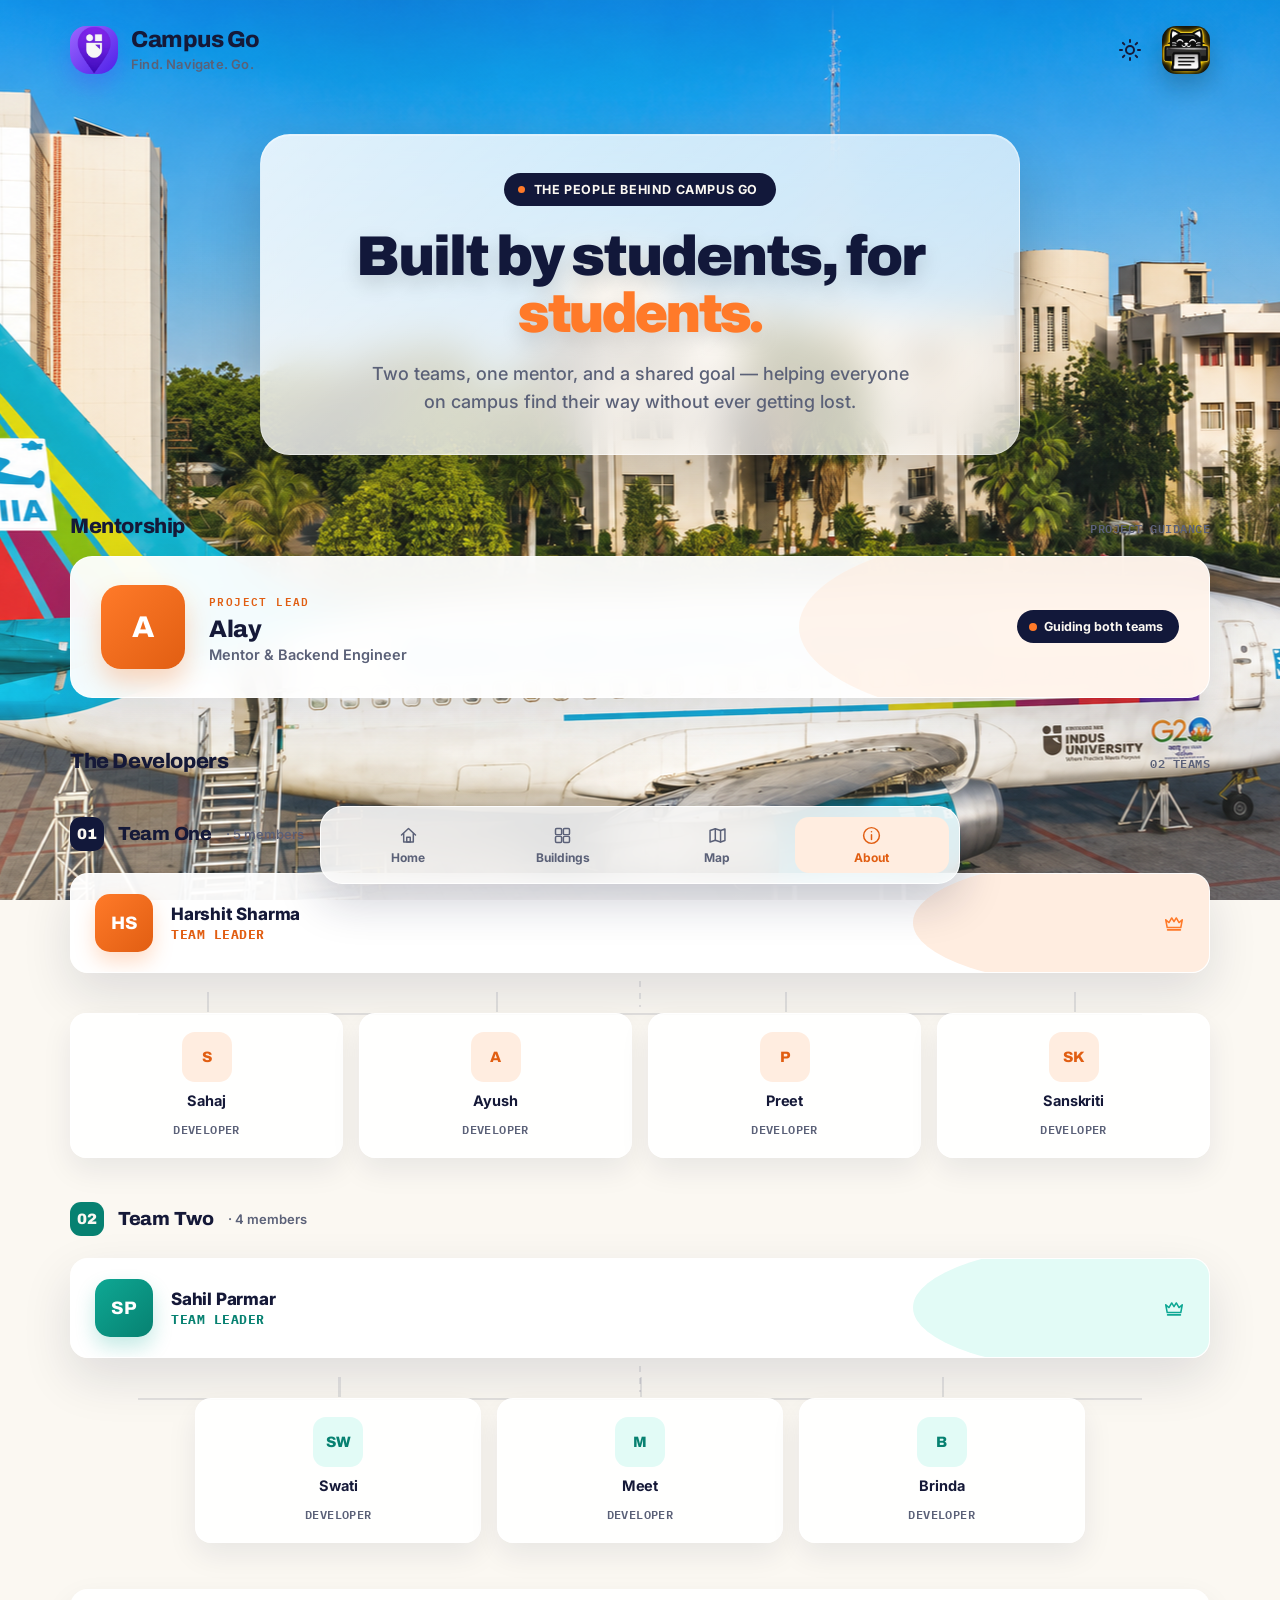
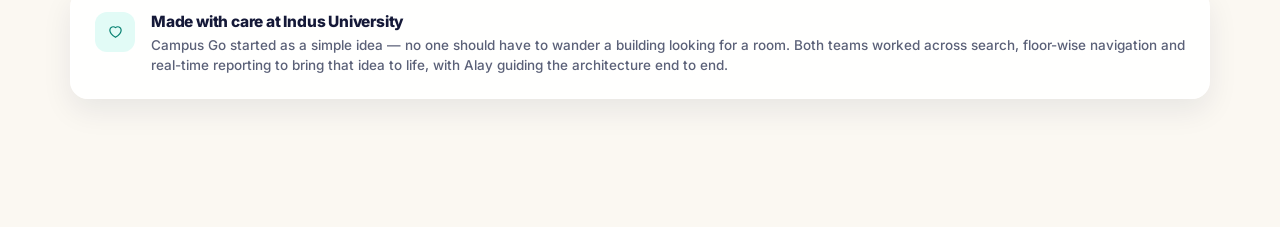
<file: Final/about.html>
<!DOCTYPE html>
<html lang="en">
<head>
  <meta charset="UTF-8" />
  <meta name="viewport" content="width=device-width, initial-scale=1.0" />
  <title>About — Campus Go</title>
  <script>if (localStorage.getItem("theme") === "dark") document.documentElement.setAttribute("data-theme", "dark");</script>
  <link rel="preconnect" href="https://fonts.googleapis.com">
  <link rel="preconnect" href="https://fonts.gstatic.com" crossorigin>
  <link href="https://fonts.googleapis.com/css2?family=Archivo:wght@700;800;900&family=IBM+Plex+Mono:wght@500;600&family=Inter:wght@400;500;600;700;800&display=swap" rel="stylesheet">
  <style>
    html { scroll-behavior: smooth; }
    * { margin: 0; padding: 0; box-sizing: border-box; font-family: Inter, system-ui, -apple-system, BlinkMacSystemFont, "Segoe UI", sans-serif; }
        :root {
      --ink: #12183a; --ink-2: #232b57;
      --paper: #fbf8f2; --paper-2: #f2ede0;
      --amber: #ff7a29; --amber-dark: #e15e12; --amber-light: #ffede0;
      --teal: #0ea894; --teal-dark: #078171; --teal-light: #e2fbf6;
      --text: #151938; --muted: #5b6178;
      --line: rgba(18, 24, 58, 0.10);
      --card: rgba(255, 255, 255, 0.95); --shadow: 0 20px 50px rgba(18, 24, 58, 0.12); --radius: 22px;
      --bg-overlay: linear-gradient(180deg, rgba(255,255,255,.05), rgba(255,255,255,.08));
      
      --hero-bg: linear-gradient(135deg, rgba(255,255,255,0.85) 0%, rgba(255,255,255,0.65) 100%);
      --hero-border: rgba(255,255,255,.35);
      --hero-shadow-inner: inset 0 1px rgba(255,255,255,.35);
      --card-border: rgba(255,255,255,.7);
      --member-card-bg: rgba(255,255,255,0.9);
      --member-card-border: rgba(255,255,255,.8);
      --nav-bg: rgba(255,255,255,0.85);
      --nav-border: rgba(255,255,255,.9);
      --white-text: #fff;
    }
    
    [data-theme="dark"] {
      --ink: #ffffff; --ink-2: #e0e4f5;
      --paper: #0b0f24; --paper-2: #12183a;
      --amber: #ff7a29; --amber-dark: #ff9f7a; --amber-light: rgba(255, 122, 41, 0.2);
      --teal: #0ea894; --teal-dark: #40c4b4; --teal-light: rgba(14, 168, 148, 0.2);
      --text: #f0f2fb; --muted: #a3a9c2;
      --line: rgba(255, 255, 255, 0.15);
      --card: rgba(18, 24, 58, 0.9); --shadow: 0 20px 50px rgba(0, 0, 0, 0.5);
      --bg-overlay: linear-gradient(180deg, rgba(0,0,0,.7), rgba(0,0,0,.7));
      
      --hero-bg: rgba(18, 24, 58, 0.85);
      --hero-border: rgba(255, 255, 255, 0.15);
      --hero-shadow-inner: inset 0 1px rgba(255,255,255,.1);
      --card-border: rgba(255, 255, 255, 0.15);
      --member-card-bg: rgba(18, 24, 58, 0.85);
      --member-card-border: rgba(255, 255, 255, 0.15);
      --nav-bg: rgba(18, 24, 58, 0.9);
      --nav-border: rgba(255, 255, 255, 0.15);
      --white-text: #0b0f24; /* for inverted text like dots if needed, actually let's keep white as white for avatars */
    }

    body { min-height: 100vh; color: var(--text); position: relative; background: var(--paper); }
    body::before {
      content: ""; position: fixed; top: 0; left: 0; width: 100vw; height: 100vh; height: 100lvh;
      z-index: -2; pointer-events: none;
      background: var(--bg-overlay, linear-gradient(180deg, rgba(0,0,0,.28), rgba(0,0,0,.18))), url("assets/hero-bg.png") center/cover no-repeat;
    }
    ::selection { background: var(--amber); color: #fff; }
    *:focus-visible { outline: 2.5px solid var(--amber); outline-offset: 3px; border-radius: 4px; }

    .icon { width: 22px; height: 22px; stroke: currentColor; stroke-width: 1.7; fill: none; stroke-linecap: round; stroke-linejoin: round; flex-shrink: 0; }
    .icon-sm { width: 17px; height: 17px; }
    .mono { font-family: "IBM Plex Mono", ui-monospace, SFMono-Regular, monospace; }
    .display { font-family: "Archivo", Inter, sans-serif; }

    .page { width: 100%; max-width: 1180px; margin: auto; padding: 26px 20px 128px; }
    header { display: flex; align-items: center; justify-content: space-between; gap: 20px; margin-bottom: 40px; }
    .brand { display: flex; align-items: center; gap: 13px; }
    .logo { width: 48px; height: 48px; border-radius: 16px 16px 20px 20px; background: linear-gradient(135deg, #9d66ff, #4d1fe8); display: grid; place-items: center; color: white; font-size: 26px; box-shadow: 0 12px 24px rgba(109, 53, 245, 0.28); overflow: hidden; }
    .logo img { width: 100%; height: 100%; object-fit: cover; }
    .partner-logo { width: 48px; height: 48px; border-radius: 14px; overflow: hidden; box-shadow: 0 12px 24px rgba(15, 12, 10, 0.22); flex-shrink: 0; }
    .partner-logo img { width: 100%; height: 100%; object-fit: cover; display: block; }
    .brand h1 { font-family: "Archivo", sans-serif; font-weight: 800; font-size: 23px; line-height: 1; letter-spacing: -0.5px; }
    .brand p { color: var(--muted); font-size: 13px; margin-top: 5px; font-weight: 600; letter-spacing: 0.2px; }
    .auth-area { display: flex; align-items: center; gap: 10px; }
    .auth-btn { padding: 10px 17px; border-radius: 11px; font-size: 13px; font-weight: 700; cursor: pointer; text-decoration: none; border: none; transition: .2s; }
    .auth-btn-outline { border: 1.5px solid var(--line); background: transparent; color: var(--ink); }
    .auth-btn-outline:hover { border-color: var(--amber); color: var(--amber-dark); }
    .auth-btn-fill { background: linear-gradient(135deg, var(--amber), var(--amber-dark)); color: #fff; box-shadow: 0 8px 18px rgba(255,122,41,.28); }
    .auth-btn:hover { transform: translateY(-1px); }
    .user-pill { display: flex; align-items: center; gap: 8px; background: var(--ink); color: #fff; padding: 8px 14px 8px 12px; border-radius: 999px; font-size: 13px; font-weight: 700; }
    .user-pill .icon { color: var(--amber); }
    .user-pill a { color: rgba(255,255,255,.55); font-size: 12px; text-decoration: none; margin-left: 4px; font-weight: 600; }
    .user-pill a:hover { color: #ff9f7a; }

    /* Hero */
    .hero { position: relative; text-align: center; padding: 20px 0 8px; }
    .hero-content { display: inline-block; max-width: 760px; padding: 38px 48px; border-radius: 30px; background: var(--hero-bg); backdrop-filter: blur(20px); -webkit-backdrop-filter: blur(20px); border: 1px solid var(--hero-border); box-shadow: 0 25px 60px rgba(0,0,0,.18), var(--hero-shadow-inner); }
    .eyebrow { display: inline-flex; align-items: center; gap: 9px; background: var(--ink); color: var(--paper); padding: 9px 18px 9px 14px; border-radius: 999px; font-size: 12.5px; font-weight: 700; letter-spacing: 0.6px; margin-bottom: 24px; text-transform: uppercase; backdrop-filter: blur(16px); }
    .eyebrow .dot { width: 7px; height: 7px; border-radius: 50%; background: var(--amber); animation: pulse 1.8s ease-in-out infinite; }
    @keyframes pulse { 0%,100% { opacity: 1; box-shadow: 0 0 0 0 rgba(255,122,41,.55);} 50% { opacity: .55; box-shadow: 0 0 0 5px rgba(255,122,41,0);} }
    .hero h2 { max-width: 700px; margin: auto; color: var(--ink); font-family: "Archivo", sans-serif; font-weight: 900; font-size: clamp(34px, 6vw, 56px); line-height: .98; letter-spacing: -2px; text-shadow: 0 8px 20px rgba(0,0,0,.15); }
    .hero h2 .accent { color: var(--amber); }
    .hero p { max-width: 540px; margin: 18px auto 0; color: var(--muted); font-size: clamp(15px, 2.2vw, 18px); line-height: 1.55; font-weight: 500; }

    /* Section head */
    .section-head { display: flex; align-items: baseline; justify-content: space-between; margin: 52px 0 18px; }
    .section-head h3 { font-family: "Archivo", sans-serif; font-weight: 800; font-size: 21px; letter-spacing: -0.4px; }
    .section-head span { font-family: "IBM Plex Mono", monospace; font-size: 11.5px; color: var(--muted); font-weight: 600; letter-spacing: 0.5px; }

    /* Mentor spotlight card */
    .mentor-card { position: relative; overflow: hidden; display: flex; align-items: center; gap: 24px; background: var(--card); border: 1px solid var(--card-border); border-radius: var(--radius); box-shadow: var(--shadow); padding: 28px 30px; backdrop-filter: blur(16px); }
    .mentor-card::after { content: ""; position: absolute; width: 46%; height: 140%; right: -10%; top: -20%; border-radius: 50%; background: var(--amber-light); z-index: 0; opacity: .6; }
    .mentor-avatar { position: relative; z-index: 2; flex-shrink: 0; width: 84px; height: 84px; border-radius: 20px; background: linear-gradient(135deg, var(--amber), var(--amber-dark)); display: grid; place-items: center; color: #fff; font-family: "Archivo", sans-serif; font-weight: 800; font-size: 30px; box-shadow: 0 14px 26px rgba(255,122,41,.3); }
    .mentor-info { position: relative; z-index: 2; flex: 1; min-width: 0; }
    .mentor-tag { font-family: "IBM Plex Mono", monospace; font-size: 11px; font-weight: 600; letter-spacing: 1.4px; text-transform: uppercase; color: var(--amber-dark); margin-bottom: 6px; }
    .mentor-info h4 { font-family: "Archivo", sans-serif; font-weight: 800; font-size: 24px; letter-spacing: -0.5px; margin-bottom: 4px; }
    .mentor-info p { color: var(--muted); font-weight: 600; font-size: 14.5px; }
    .mentor-badge { position: relative; z-index: 2; flex-shrink: 0; display: flex; align-items: center; gap: 7px; color: var(--paper); background: var(--ink); padding: 9px 16px 9px 12px; border-radius: 999px; font-weight: 700; font-size: 12.5px; }
    .mentor-badge .node { width: 8px; height: 8px; border-radius: 50%; background: var(--amber); }

    /* Team block */
    .team-block { margin-top: 44px; }
    .team-heading { display: flex; align-items: center; gap: 14px; margin-bottom: 22px; }
    .team-index { font-family: "Archivo", sans-serif; font-weight: 900; font-size: 15px; color: var(--paper); background: var(--ink); width: 34px; height: 34px; border-radius: 11px; display: grid; place-items: center; flex-shrink: 0; }
    .team-block.teal .team-index { background: var(--teal-dark); }
    .team-heading h3 { font-family: "Archivo", sans-serif; font-weight: 800; font-size: 19px; letter-spacing: -0.3px; }
    .team-heading span { color: var(--muted); font-size: 13px; font-weight: 600; }

    /* Leader card */
    .leader-card { position: relative; overflow: hidden; display: flex; align-items: center; gap: 18px; background: var(--card); border: 1px solid var(--card-border); border-radius: 18px; box-shadow: var(--shadow); padding: 20px 24px; backdrop-filter: blur(16px); margin-bottom: 6px; }
    .leader-card::after { content: ""; position: absolute; width: 34%; height: 130%; right: -8%; top: -15%; border-radius: 50%; background: var(--amber-light); z-index: 0; }
    .team-block.teal .leader-card::after { background: var(--teal-light); }
    .leader-avatar { position: relative; z-index: 2; flex-shrink: 0; width: 58px; height: 58px; border-radius: 15px; background: linear-gradient(135deg, var(--amber), var(--amber-dark)); display: grid; place-items: center; color: #fff; font-family: "Archivo", sans-serif; font-weight: 800; font-size: 18px; box-shadow: 0 10px 20px rgba(255,122,41,.26); }
    .team-block.teal .leader-avatar { background: linear-gradient(135deg, var(--teal), var(--teal-dark)); box-shadow: 0 10px 20px rgba(14,168,148,.24); }
    .leader-info { position: relative; z-index: 2; flex: 1; }
    .leader-info h4 { font-size: 17px; font-weight: 800; letter-spacing: -0.2px; margin-bottom: 2px; }
    .leader-info p { color: var(--amber-dark); font-size: 12.5px; font-weight: 700; font-family: "IBM Plex Mono", monospace; letter-spacing: .5px; text-transform: uppercase; }
    .team-block.teal .leader-info p { color: var(--teal-dark); }
    .leader-crown { position: relative; z-index: 2; flex-shrink: 0; color: var(--amber); }
    .team-block.teal .leader-crown { color: var(--teal); }

    /* Connector lines from leader down to members */
    .connector { display: flex; justify-content: center; padding: 2px 0; }
    .connector-line { width: 2.5px; height: 26px; background: repeating-linear-gradient(180deg, var(--line) 0 6px, transparent 6px 12px); }

    /* Members grid connected by a horizontal branch line */
    .members-wrap { position: relative; padding-top: 4px; }
    .members-rail { position: absolute; top: 4px; left: 6%; right: 6%; height: 2px; background: var(--line); z-index: 0; }
    .members { position: relative; z-index: 1; display: grid; grid-template-columns: repeat(4, minmax(0,1fr)); gap: 16px; }
    .team-block.team2 .members { grid-template-columns: repeat(3, minmax(0,1fr)); max-width: 78%; margin: 0 auto; }
    .member-card { position: relative; background: var(--member-card-bg); border: 1px solid var(--member-card-border); border-radius: 16px; padding: 18px 14px; display: flex; flex-direction: column; align-items: center; text-align: center; gap: 10px; box-shadow: 0 12px 30px rgba(18,24,58,.08); transition: .25s ease; }
    .member-card:hover { transform: translateY(-5px); box-shadow: 0 20px 40px rgba(18,24,58,.14); }
    .member-card::before { content: ""; position: absolute; top: -22px; left: 50%; width: 2.5px; height: 20px; background: var(--line); }
    .member-avatar { width: 50px; height: 50px; border-radius: 13px; display: grid; place-items: center; font-family: "Archivo", sans-serif; font-weight: 800; font-size: 15px; background: var(--amber-light); color: var(--amber-dark); }
    .team-block.teal .member-avatar { background: var(--teal-light); color: var(--teal-dark); }
    .member-card h5 { font-size: 14.5px; font-weight: 700; letter-spacing: -0.1px; }
    .member-card p { color: var(--muted); font-size: 11.5px; font-weight: 600; text-transform: uppercase; letter-spacing: .4px; font-family: "IBM Plex Mono", monospace; }

    /* Project note */
    .note-card { margin-top: 46px; display: flex; align-items: flex-start; gap: 16px; background: var(--member-card-bg); border: 1px solid var(--member-card-border); border-radius: 18px; padding: 22px 24px; box-shadow: 0 12px 30px rgba(18,24,58,.08); }
    .note-icon { flex-shrink: 0; width: 40px; height: 40px; border-radius: 12px; background: var(--teal-light); color: var(--teal-dark); display: grid; place-items: center; }
    .note-card h4 { font-size: 15.5px; font-weight: 800; margin-bottom: 4px; letter-spacing: -0.2px; }
    .note-card p { color: var(--muted); font-size: 13.5px; line-height: 1.55; font-weight: 500; }

    .bottom-nav { position: fixed; left: 50%; bottom: 16px; transform: translateX(-50%); width: min(640px, calc(100% - 28px)); background: var(--nav-bg); border: 1px solid var(--nav-border); border-radius: 22px; box-shadow: 0 18px 45px rgba(18,24,58,.20); display: grid; grid-template-columns: repeat(4, 1fr); padding: 10px; backdrop-filter: blur(22px); z-index: 20; }
    .nav-item { text-decoration: none; color: var(--muted); display: grid; place-items: center; gap: 4px; font-size: 12px; font-weight: 700; padding: 8px 4px; border-radius: 14px; transition: background .2s, color .2s; }
    .nav-item .icon { width: 21px; height: 21px; }
    .nav-item.active { color: var(--amber-dark); background: var(--amber-light); }

    .fade-up { animation: fadeUp .6s ease both; }
    .fade-up.d1 { animation-delay: .05s; } .fade-up.d2 { animation-delay: .13s; } .fade-up.d3 { animation-delay: .2s; } .fade-up.d4 { animation-delay: .27s; }
    @keyframes fadeUp { from { opacity: 0; transform: translateY(14px); } to { opacity: 1; transform: translateY(0); } }
    @media (prefers-reduced-motion: reduce) {
      .fade-up { animation: none !important; }
      .eyebrow .dot { animation: none !important; }
      html { scroll-behavior: auto; }
    }

    @media(max-width:850px) {
      .page { padding: 22px 16px 118px; } header { margin-bottom: 28px; } .auth-area { display: none; }
      .members { grid-template-columns: repeat(2, minmax(0,1fr)); }
      .team-block.team2 .members { grid-template-columns: repeat(2, minmax(0,1fr)); max-width: 100%; }
      .members-rail { display: none; }
      .mentor-card { flex-wrap: wrap; }
      .mentor-badge { margin-left: auto; }
    }
    @media(max-width:520px) {
      .page { padding-inline: 14px; } .brand h1 { font-size: 20px; } .brand p { font-size: 11.5px; } .logo { width: 42px; height: 42px; } .partner-logo { width: 40px; height: 40px; }
      .hero h2 { font-size: 34px; letter-spacing: -1.4px; } .hero-content { padding: 28px 22px; }
      .mentor-card { padding: 20px; gap: 16px; } .mentor-avatar { width: 64px; height: 64px; font-size: 22px; }
      .mentor-info h4 { font-size: 19px; }
      .leader-card { padding: 16px 18px; }
      .members { grid-template-columns: repeat(2, minmax(0,1fr)); gap: 12px; }
    }
  
    

    .header-actions {
      display: flex;
      align-items: center;
      gap: 16px;
    }

    .theme-toggle {
      background: transparent;
      border: none;
      display: grid;
      place-items: center;
      cursor: pointer;
      color: var(--text);
      transition: color 0.2s ease, transform 0.2s ease;
      padding: 4px;
    }
    
    .theme-toggle:hover {
      color: var(--purple);
      transform: scale(1.1);
    }

    .theme-toggle svg { 
      width: 24px; 
      height: 24px; 
      fill: none; 
      stroke: currentColor; 
      stroke-width: 2; 
      stroke-linecap: round; 
      stroke-linejoin: round; 
    }
    
    .theme-toggle .moon-icon { display: none; }
    [data-theme="dark"] .theme-toggle .sun-icon { display: none; }
    [data-theme="dark"] .theme-toggle .moon-icon { display: block; }
    [data-theme="dark"] .theme-toggle:hover { color: var(--green); }

  </style>
</head>
<body>

  <!-- Icon sprite (hidden) -->
  <svg width="0" height="0" style="position:absolute" aria-hidden="true">
    <defs>
      <symbol id="icon-person" viewBox="0 0 24 24"><circle cx="12" cy="8" r="3.6"/><path d="M4.5 20.2c0-4 3.4-6.6 7.5-6.6s7.5 2.6 7.5 6.6"/></symbol>
      <symbol id="icon-house" viewBox="0 0 24 24"><path d="M4 11.5L12 4l8 7.5"/><path d="M6.5 10v9.5h11V10"/><rect x="10" y="14" width="4" height="5.5"/></symbol>
      <symbol id="icon-grid" viewBox="0 0 24 24"><rect x="4" y="4" width="7" height="7" rx="1.3"/><rect x="13" y="4" width="7" height="7" rx="1.3"/><rect x="4" y="13" width="7" height="7" rx="1.3"/><rect x="13" y="13" width="7" height="7" rx="1.3"/></symbol>
      <symbol id="icon-map" viewBox="0 0 24 24"><path d="M3.5 6.2l6-2 6 2 5-1.7v13.3l-5 1.7-6-2-6 2z"/><line x1="9.5" y1="4.2" x2="9.5" y2="17.5"/><line x1="15.5" y1="6.2" x2="15.5" y2="19.5"/></symbol>
      <symbol id="icon-info" viewBox="0 0 24 24"><circle cx="12" cy="12" r="9"/><line x1="12" y1="11" x2="12" y2="16.5"/><circle cx="12" cy="7.7" r="0.9" fill="currentColor" stroke="none"/></symbol>
      <symbol id="icon-crown" viewBox="0 0 24 24"><path d="M3 8.5l3.5 3 3-5 2.5 4 2.5-4 3 5 3.5-3-1.6 8.5H4.6z"/><line x1="5" y1="19.5" x2="19" y2="19.5"/></symbol>
      <symbol id="icon-heart" viewBox="0 0 24 24"><path d="M12 20.2s-8-4.7-8-10.4A4.8 4.8 0 0 1 12 6.6a4.8 4.8 0 0 1 8 3.2c0 5.7-8 10.4-8 10.4z"/></symbol>
    </defs>
  </svg>

  <main class="page">
    <header class="fade-up">
      <div class="brand">
        <div class="logo"><img src="assets/campusgo-icon.png" alt="Campus Go logo" /></div>
        <div>
          <h1>Campus Go</h1>
          <p>Find. Navigate. Go.</p>
        </div>
      </div>
      
      <div class="header-actions">
        <button id="theme-toggle" class="theme-toggle" aria-label="Toggle Dark Mode">
          <svg class="sun-icon" xmlns="http://www.w3.org/2000/svg" viewBox="0 0 24 24" fill="none" stroke="currentColor" stroke-width="2" stroke-linecap="round" stroke-linejoin="round"><circle cx="12" cy="12" r="4"/><path d="M12 2v2"/><path d="M12 20v2"/><path d="m4.93 4.93 1.41 1.41"/><path d="m17.66 17.66 1.41 1.41"/><path d="M2 12h2"/><path d="M20 12h2"/><path d="m6.34 17.66-1.41 1.41"/><path d="m19.07 4.93-1.41 1.41"/></svg>
          <svg class="moon-icon" xmlns="http://www.w3.org/2000/svg" viewBox="0 0 24 24" fill="none" stroke="currentColor" stroke-width="2" stroke-linecap="round" stroke-linejoin="round"><path d="M12 3a6 6 0 0 0 9 9 9 9 0 1 1-9-9Z"/></svg>
        </button>
        <div class="partner-logo">
          <img src="assets/copykat-icon.jpg" alt="CopyKat logo" />
        </div>
      </div>
    </header>

    <section class="hero">
      <div class="hero-content">
        <div class="eyebrow fade-up d1"><span class="dot"></span> The people behind Campus Go</div>
        <h2 class="fade-up d2">Built by students, for <span class="accent">students.</span></h2>
        <p class="fade-up d3">Two teams, one mentor, and a shared goal — helping everyone on campus find their way without ever getting lost.</p>
      </div>
    </section>

    <!-- Mentor spotlight -->
    <div class="section-head">
      <h3>Mentorship</h3>
      <span>PROJECT GUIDANCE</span>
    </div>
    <article class="mentor-card fade-up d1">
      <div class="mentor-avatar">A</div>
      <div class="mentor-info">
        <div class="mentor-tag">Project Lead</div>
        <h4>Alay</h4>
        <p>Mentor &amp; Backend Engineer</p>
      </div>
      <span class="mentor-badge"><span class="node"></span>Guiding both teams</span>
    </article>

    <!-- Team 1 -->
    <div class="section-head">
      <h3>The Developers</h3>
      <span>02 TEAMS</span>
    </div>

    <section class="team-block fade-up d2">
      <div class="team-heading">
        <div class="team-index mono">01</div>
        <h3>Team One</h3>
        <span>&middot; 5 members</span>
      </div>

      <article class="leader-card">
        <div class="leader-avatar">HS</div>
        <div class="leader-info">
          <h4>Harshit Sharma</h4>
          <p>Team Leader</p>
        </div>
        <svg class="icon leader-crown"><use href="#icon-crown"/></svg>
      </article>

      <div class="connector"><div class="connector-line"></div></div>

      <div class="members-wrap">
        <div class="members-rail"></div>
        <div class="members">
          <article class="member-card"><div class="member-avatar">S</div><h5>Sahaj</h5><p>Developer</p></article>
          <article class="member-card"><div class="member-avatar">A</div><h5>Ayush</h5><p>Developer</p></article>
          <article class="member-card"><div class="member-avatar">P</div><h5>Preet</h5><p>Developer</p></article>
          <article class="member-card"><div class="member-avatar">SK</div><h5>Sanskriti</h5><p>Developer</p></article>
        </div>
      </div>
    </section>

    <!-- Team 2 -->
    <section class="team-block teal team2 fade-up d3">
      <div class="team-heading">
        <div class="team-index mono">02</div>
        <h3>Team Two</h3>
        <span>&middot; 4 members</span>
      </div>

      <article class="leader-card">
        <div class="leader-avatar">SP</div>
        <div class="leader-info">
          <h4>Sahil Parmar</h4>
          <p>Team Leader</p>
        </div>
        <svg class="icon leader-crown"><use href="#icon-crown"/></svg>
      </article>

      <div class="connector"><div class="connector-line"></div></div>

      <div class="members-wrap">
        <div class="members-rail"></div>
        <div class="members">
          <article class="member-card"><div class="member-avatar">SW</div><h5>Swati</h5><p>Developer</p></article>
          <article class="member-card"><div class="member-avatar">M</div><h5>Meet</h5><p>Developer</p></article>
          <article class="member-card"><div class="member-avatar">B</div><h5>Brinda</h5><p>Developer</p></article>
        </div>
      </div>
    </section>

    <article class="note-card fade-up d4">
      <div class="note-icon"><svg class="icon icon-sm"><use href="#icon-heart"/></svg></div>
      <div>
        <h4>Made with care at Indus University</h4>
        <p>Campus Go started as a simple idea — no one should have to wander a building looking for a room. Both teams worked across search, floor-wise navigation and real-time reporting to bring that idea to life, with Alay guiding the architecture end to end.</p>
      </div>
    </article>
  </main>

  <nav class="bottom-nav">
    <a href="index.html" class="nav-item"><svg class="icon"><use href="#icon-house"/></svg>Home</a>
    <a href="index.html#buildings" class="nav-item"><svg class="icon"><use href="#icon-grid"/></svg>Buildings</a>
    <a href="#" class="nav-item"><svg class="icon"><use href="#icon-map"/></svg>Map</a>
    <a href="about.html" class="nav-item active"><svg class="icon"><use href="#icon-info"/></svg>About</a>
  </nav>


  <script>
    document.addEventListener('DOMContentLoaded', () => {
      const themeToggle = document.getElementById('theme-toggle');
      if (themeToggle) {
        themeToggle.addEventListener('click', () => {
          const currentTheme = document.documentElement.getAttribute('data-theme');
          const newTheme = currentTheme === 'dark' ? 'light' : 'dark';
          document.documentElement.setAttribute('data-theme', newTheme);
          localStorage.setItem('theme', newTheme);
        });
      }
    });
  </script>
</body>

</html>
</file>
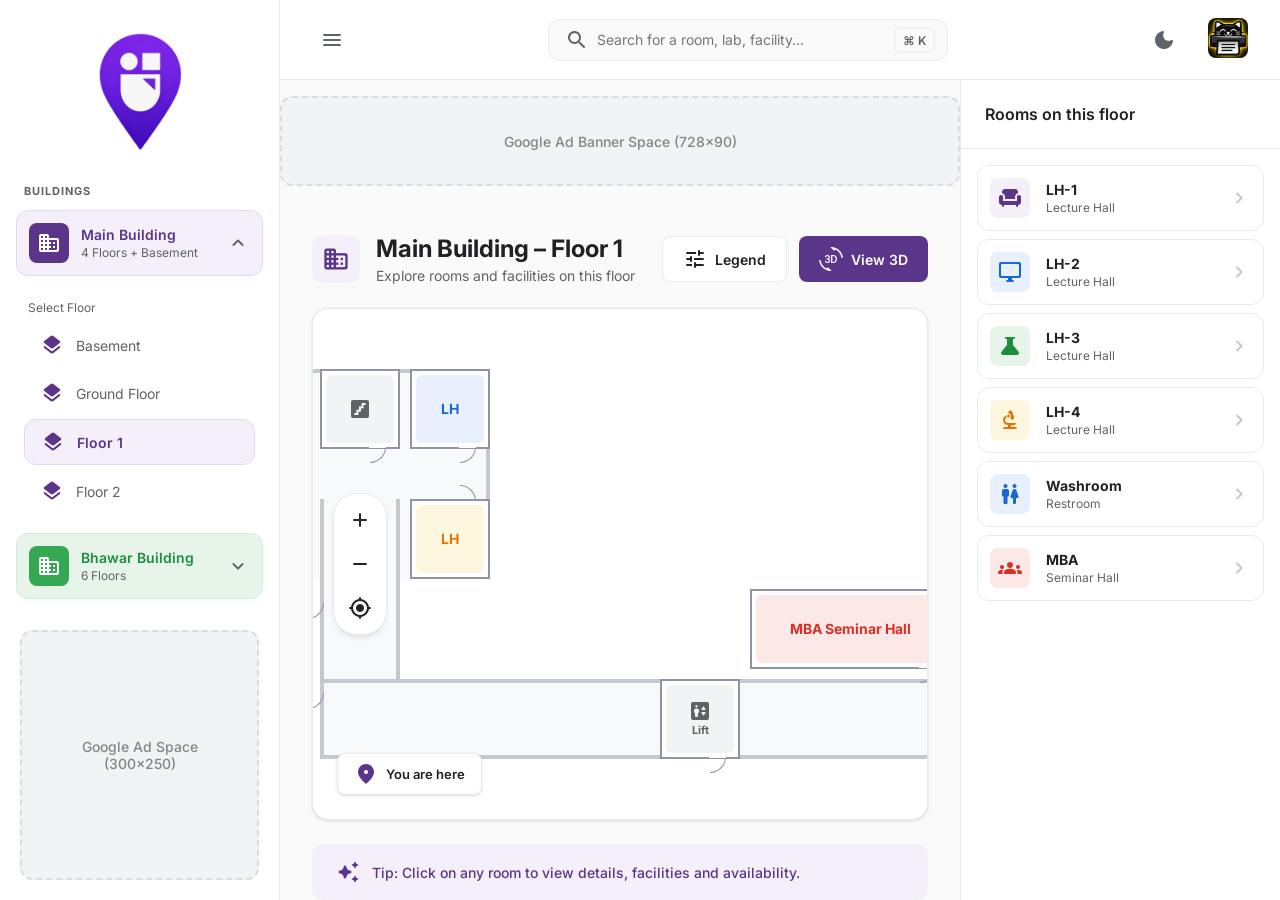
<file: Final/floor.html>
<!DOCTYPE html>
<html lang="en">

<head>
  <meta charset="UTF-8">
  <meta name="viewport" content="width=device-width, initial-scale=1.0">
  <title>Campus Go</title>
  <link href="https://fonts.googleapis.com/css2?family=Inter:wght@400;500;600;700&display=swap" rel="stylesheet">
  <link rel="stylesheet" href="floor.css">
  <!-- Material Icons -->
  <link href="https://fonts.googleapis.com/icon?family=Material+Icons+Round" rel="stylesheet">
</head>

<body>
  <div class="sidebar-overlay" id="sidebar-overlay"></div>
  <div class="app-container">
    <!-- Left Navigation Sidebar -->
    <aside class="sidebar" id="sidebar">
      <div class="sidebar-header">
        <div class="logo-container">
          <img src="assets/campusgo-icon.png" alt="Campus Go Logo" class="main-logo">
        </div>
      </div>
      <div class="sidebar-content">
        <h2 class="nav-header">BUILDINGS</h2>
        <div class="accordion">
          <!-- Main Building Accordion -->
          <div class="accordion-item active" id="main-building-accordion">
            <button class="accordion-header building-card main-building-card">
              <div class="building-icon-wrap main-building-icon">
                <span class="material-icons-round">domain</span>
              </div>
              <div class="building-info">
                <span class="building-name">Main Building</span>
                <span class="building-floors">4 Floors + Basement</span>
              </div>
              <span class="material-icons-round chevron">expand_more</span>
            </button>
            <div class="accordion-body">
              <div class="floor-list-title">Select Floor</div>
              <ul class="floor-list" data-building="Main">
                <li class="floor-item" data-floor="B">
                  <span class="material-icons-round floor-icon main-floor-icon">layers</span>
                  Basement
                </li>
                <li class="floor-item" data-floor="G">
                  <span class="material-icons-round floor-icon main-floor-icon">layers</span>
                  Ground Floor
                </li>
                <li class="floor-item active" data-floor="1">
                  <span class="material-icons-round floor-icon main-floor-icon">layers</span>
                  Floor 1
                </li>
                <li class="floor-item" data-floor="2">
                  <span class="material-icons-round floor-icon main-floor-icon">layers</span>
                  Floor 2
                </li>
              </ul>
            </div>
          </div>

          <!-- Bhawar Building Accordion -->
          <div class="accordion-item" id="bhawar-building-accordion">
            <button class="accordion-header building-card bhawar-building-card">
              <div class="building-icon-wrap bhawar-building-icon">
                <span class="material-icons-round">business</span>
              </div>
              <div class="building-info">
                <span class="building-name">Bhawar Building</span>
                <span class="building-floors">6 Floors</span>
              </div>
              <span class="material-icons-round chevron">expand_more</span>
            </button>
            <div class="accordion-body">
              <div class="floor-list-title">Select Floor</div>
              <ul class="floor-list" data-building="Bhawar">
                <li class="floor-item" data-floor="G">
                  <span class="material-icons-round floor-icon bhawar-floor-icon">layers</span>
                  Ground Floor
                </li>
                <li class="floor-item" data-floor="1">
                  <span class="material-icons-round floor-icon bhawar-floor-icon">layers</span>
                  Floor 1
                </li>
                <li class="floor-item" data-floor="2">
                  <span class="material-icons-round floor-icon bhawar-floor-icon">layers</span>
                  Floor 2
                </li>
                <li class="floor-item" data-floor="3">
                  <span class="material-icons-round floor-icon bhawar-floor-icon">layers</span>
                  Floor 3
                </li>
                <li class="floor-item" data-floor="4">
                  <span class="material-icons-round floor-icon bhawar-floor-icon">layers</span>
                  Floor 4
                </li>
                <li class="floor-item" data-floor="5">
                  <span class="material-icons-round floor-icon bhawar-floor-icon">layers</span>
                  Floor 5
                </li>
              </ul>
            </div>
          </div>
        </div>
      </div>
      <!-- Sidebar Ad Placeholder -->
      <div class="ad-placeholder sidebar-ad">
        <span>Google Ad Space<br>(300x250)</span>
      </div>
    </aside>

    <div class="main-wrapper">
      <!-- Topbar -->
      <header class="topbar">
        <button id="mobile-menu-btn" class="icon-button mobile-only">
          <span class="material-icons-round">menu</span>
        </button>
        <!-- Mobile Brand (logo + name, shown only on mobile) -->
        <div class="mobile-brand">
          <img src="assets/campusgo-icon.png" alt="Campus Go" class="brand-logo-img">
        </div>
        <div class="search-container" style="position: relative;">
          <span class="material-icons-round search-icon">search</span>
          <input type="text" id="search-input" placeholder="Search for a room, lab, facility..." class="search-input"
            autocomplete="off">
          <div class="search-shortcut">⌘ K</div>
          <div id="search-results" class="search-results hidden"></div>
        </div>
        <div class="topbar-actions">
          <button id="theme-toggle" class="icon-button theme-toggle-btn" title="Toggle Dark/Light Mode">
            <span class="material-icons-round">dark_mode</span>
          </button>
          <div class="partner-logo">
            <img src="assets/copykat-icon.jpg" alt="CopyKat Logo" style="height: 40px; width: auto; border-radius: 8px;">
          </div>
        </div>
      </header>

      <div class="content-wrapper">
        <!-- Main Dashboard Area -->
        <main class="main-content">
          <!-- Banner Ad Placeholder -->
          <div class="ad-placeholder banner-ad">
            <span>Google Ad Banner Space (728x90)</span>
          </div>

          <div class="views-container">
            <!-- View 1: Floor Map Layout -->
            <section id="view-map" class="view-section active">
              <div class="view-header">
                <div class="header-title-row">
                  <div class="header-icon-wrap">
                    <span class="material-icons-round">domain</span>
                  </div>
                  <div class="header-text">
                    <h2 id="map-title">Main Building – Floor 1</h2>
                    <p class="subtitle">Explore rooms and facilities on this floor</p>
                  </div>
                </div>
                <div class="header-buttons">
                  <button id="legend-btn" class="btn btn-outline btn-sm">
                    <span class="material-icons-round">tune</span> Legend
                  </button>
                  <button id="view-3d-btn" class="btn btn-primary btn-sm">
                    <span class="material-icons-round">3d_rotation</span> <span class="btn-text">View 3D</span>
                  </button>
                </div>
              </div>

              <div class="map-container">
                <!-- Zoom Controls -->
                <div class="map-controls">
                  <button id="zoom-in" class="control-btn"><span class="material-icons-round">add</span></button>
                  <button id="zoom-out" class="control-btn"><span class="material-icons-round">remove</span></button>
                  <button id="reset-zoom" class="control-btn"><span
                      class="material-icons-round">my_location</span></button>
                </div>

                <!-- Bhawar Building Map (L shape from image) -->
                <div class="floor-map bhawar-map hidden" id="bhawar-map">
                  <div class="hallway bhawar-hallway"></div>
                  <div class="hallway bhawar-hallway-v"></div>

                  <!-- Row 1 -->
                  <div class="room" id="b-023" data-room-name="B-023">
                    <div class="door-x door-b"></div>
                    <div class="room-inner room-purple">
                      <span class="room-label">B-023</span>
                    </div>
                  </div>
                  <div class="room" id="b-024" data-room-name="B-024">
                    <div class="door-x door-b"></div>
                    <div class="room-inner room-blue">
                      <span class="room-label">B-024</span>
                    </div>
                  </div>
                  <div class="room" id="b-washroom-1" data-room-name="Washroom">
                    <div class="door-x door-b"></div>
                    <div class="room-inner room-restroom">
                      <span class="material-icons-round icon-blue">man</span>
                      <span class="material-icons-round icon-red">woman</span>
                    </div>
                  </div>
                  <div class="room" id="b-025" data-room-name="B-025">
                    <div class="door-x door-b"></div>
                    <div class="room-inner room-green">
                      <span class="room-label">B-025</span>
                    </div>
                  </div>
                  <div class="room" id="b-026" data-room-name="B-026">
                    <div class="door-x door-b"></div>
                    <div class="room-inner room-yellow">
                      <span class="room-label">B-026</span>
                    </div>
                  </div>
                  <div class="room" id="b-027" data-room-name="B-027">
                    <div class="door-x door-b"></div>
                    <div class="room-inner room-pink">
                      <span class="room-label">B-027</span>
                    </div>
                  </div>
                  <div class="room" id="b-028" data-room-name="B-028">
                    <div class="door-x door-b"></div>
                    <div class="room-inner room-purple">
                      <span class="room-label">B-028</span>
                    </div>
                  </div>

                  <!-- Row 3 -->
                  <div class="room" id="b-lh8" data-room-name="LH-8">
                    <div class="door-x door-t"></div>
                    <div class="room-inner room-blue">
                      <span class="room-label">LH-8</span>
                    </div>
                  </div>
                  <div class="room" id="b-lh7" data-room-name="LH-7">
                    <div class="door-x door-t"></div>
                    <div class="room-inner room-green">
                      <span class="room-label">LH-7</span>
                    </div>
                  </div>
                  <div class="room" id="b-stairs-lh" data-room-name="Stairs">
                    <div class="door-x door-t"></div>
                    <div class="room-inner room-neutral"><span class="material-icons-round">stairs</span></div>
                  </div>
                  <div class="room" id="b-lh6" data-room-name="LH-6">
                    <div class="door-x door-t"></div>
                    <div class="room-inner room-yellow">
                      <span class="room-label">LH-6</span>
                    </div>
                  </div>
                  <div class="room" id="b-lh5" data-room-name="LH-5">
                    <div class="door-x door-t"></div>
                    <div class="room-inner room-pink">
                      <span class="room-label">LH-5</span>
                    </div>
                  </div>
                  <div class="room" id="b-lift" data-room-name="Lift">
                    <div class="door-x door-r"></div>
                    <div class="room-inner room-neutral">
                      <span class="material-icons-round">elevator</span>
                      <span class="room-label" style="font-size:12px;">Lift</span>
                    </div>
                  </div>
                  <div class="room" id="b-001" data-room-name="B-001">
                    <div class="door-x door-l"></div>
                    <div class="room-inner room-blue">
                      <span class="room-label">B-001</span>
                    </div>
                  </div>

                  <!-- Row 4 -->
                  <div class="room" id="b-stairs">
                    <div class="door-x door-r"></div>
                    <div class="room-inner room-neutral">
                      <span class="material-icons-round">stairs</span>
                    </div>
                  </div>
                  <div class="room" id="b-002" data-room-name="B-002">
                    <div class="door-x door-l"></div>
                    <div class="room-inner room-pink">
                      <span class="room-label">B-002</span>
                    </div>
                  </div>

                  <!-- Row 5 -->
                  <div class="room" id="b-lh4" data-room-name="LH-4">
                    <div class="door-x door-r"></div>
                    <div class="room-inner room-green">
                      <span class="room-label">LH-4</span>
                    </div>
                  </div>
                  <div class="room" id="b-003" data-room-name="B-003">
                    <div class="door-x door-l"></div>
                    <div class="room-inner room-green">
                      <span class="room-label">B-003</span>
                    </div>
                  </div>

                  <!-- Row 6 -->
                  <div class="room" id="b-004" data-room-name="B-004">
                    <div class="door-x door-l"></div>
                    <div class="room-inner room-yellow">
                      <span class="room-label">B-004</span>
                    </div>
                  </div>

                  <!-- Row 7 -->
                  <div class="room" id="b-lh3" data-room-name="LH-3">
                    <div class="door-x door-r"></div>
                    <div class="room-inner room-purple">
                      <span class="room-label">LH-3</span>
                    </div>
                  </div>

                  <!-- Row 8 -->
                  <div class="room" id="b-washroom-2" data-room-name="Washroom">
                    <div class="door-x door-l"></div>
                    <div class="room-inner room-restroom">
                      <span class="material-icons-round icon-blue">man</span>
                      <span class="material-icons-round icon-red">woman</span>
                    </div>
                  </div>
                </div>

                <!-- Bhawar Building Map (Floor 1) -->
                <div class="floor-map bhawar-map-1 hidden" id="bhawar-map-1">
                  <div class="hallway bhawar-hallway-1-h"></div>
                  <div class="hallway bhawar-hallway-1-v"></div>

                  <!-- Row 1 -->
                  <div class="room" id="b1-123" data-room-name="B-123">
                    <div class="door-x door-b"></div>
                    <div class="room-inner room-purple"><span class="room-label">B-123</span></div>
                  </div>
                  <div class="room" id="b1-124" data-room-name="B-124">
                    <div class="door-x door-b"></div>
                    <div class="room-inner room-blue"><span class="room-label">B-124</span></div>
                  </div>
                  <div class="room" id="b1-washroom-1" data-room-name="Washroom">
                    <div class="door-x door-b"></div>
                    <div class="room-inner room-restroom">
                      <span class="material-icons-round icon-blue">man</span>
                      <span class="material-icons-round icon-red">woman</span>
                    </div>
                  </div>

                  <div class="room" id="b1-125" data-room-name="B-125">
                    <div class="door-x door-b"></div>
                    <div class="room-inner room-yellow"><span class="room-label">B-125</span></div>
                  </div>
                  <div class="room" id="b1-126" data-room-name="B-126">
                    <div class="door-x door-b"></div>
                    <div class="room-inner room-pink"><span class="room-label">B-126</span></div>
                  </div>
                  <div class="room" id="b1-127" data-room-name="B-127">
                    <div class="door-x door-b"></div>
                    <div class="room-inner room-purple"><span class="room-label">B-127</span></div>
                  </div>
                  <div class="room" id="b1-128" data-room-name="B-128 Computer Lab">
                    <div class="door-x door-b"></div>
                    <div class="room-inner room-blue">
                      <span class="room-label">B-128</span>
                      <span class="room-type">Computer Lab</span>
                    </div>
                  </div>

                  <!-- Row 3 -->
                  <div class="room" id="b1-lh16" data-room-name="LH-16">
                    <div class="door-x door-t"></div>
                    <div class="room-inner room-green"><span class="room-label">LH-16</span></div>
                  </div>
                  <div class="room" id="b1-lh15" data-room-name="LH-15">
                    <div class="door-x door-t"></div>
                    <div class="room-inner room-yellow"><span class="room-label">LH-15</span></div>
                  </div>
                  <div class="room" id="b1-stairs-lh" data-room-name="Stairs">
                    <div class="door-x door-t"></div>
                    <div class="room-inner room-neutral"><span class="material-icons-round">stairs</span></div>
                  </div>
                  <div class="room" id="b1-lh14" data-room-name="LH-14">
                    <div class="door-x door-t"></div>
                    <div class="room-inner room-pink"><span class="room-label">LH-14</span></div>
                  </div>
                  <div class="room" id="b1-lh13" data-room-name="LH-13">
                    <div class="door-x door-t"></div>
                    <div class="room-inner room-purple"><span class="room-label">LH-13</span></div>
                  </div>
                  <div class="room" id="b1-stairs-top" data-room-name="Stairs">
                    <div class="door-x door-r"></div>
                    <div class="room-inner room-neutral"><span class="material-icons-round">stairs</span></div>
                  </div>
                  <div class="room" id="b1-lift" data-room-name="Lift">
                    <div class="door-x door-r"></div>
                    <div class="room-inner room-neutral">
                      <span class="material-icons-round">elevator</span>
                      <span class="room-label" style="font-size:12px;">Lift</span>
                    </div>
                  </div>
                  <div class="room" id="b1-101" data-room-name="B-101">
                    <div class="door-x door-l"></div>
                    <div class="room-inner room-blue"><span class="room-label">B-101</span></div>
                  </div>

                  <!-- Row 4 -->
                  <div class="room" id="b1-stairs-bot" data-room-name="Stairs">
                    <div class="door-x door-r"></div>
                    <div class="room-inner room-neutral"><span class="material-icons-round">stairs</span></div>
                  </div>
                  <div class="room" id="b1-102" data-room-name="B-102">
                    <div class="door-x door-l"></div>
                    <div class="room-inner room-green"><span class="room-label">B-102</span></div>
                  </div>

                  <!-- Row 5 -->
                  <div class="room" id="b1-lh12" data-room-name="LH-12">
                    <div class="door-x door-r"></div>
                    <div class="room-inner room-yellow"><span class="room-label">LH-12</span></div>
                  </div>
                  <div class="room" id="b1-103" data-room-name="B-103">
                    <div class="door-x door-l"></div>
                    <div class="room-inner room-pink"><span class="room-label">B-103</span></div>
                  </div>

                  <!-- Row 6 -->
                  <div class="room" id="b1-lh11" data-room-name="LH-11">
                    <div class="door-x door-r"></div>
                    <div class="room-inner room-purple"><span class="room-label">LH-11</span></div>
                  </div>
                  <div class="room" id="b1-104" data-room-name="B-104 Computer Lab">
                    <div class="door-x door-l"></div>
                    <div class="room-inner room-blue">
                      <span class="room-label">B-104</span>
                      <span class="room-type">Computer Lab</span>
                    </div>
                  </div>

                  <!-- Row 7 -->
                  <div class="room" id="b1-washroom-2" data-room-name="Washroom">
                    <div class="door-x door-l"></div>
                    <div class="room-inner room-restroom">
                      <span class="material-icons-round icon-blue">man</span>
                      <span class="material-icons-round icon-red">woman</span>
                    </div>
                  </div>
                </div>

                <!-- Bhawar Building Map (Floor 2) -->
                <div class="floor-map bhawar-map-2 hidden" id="bhawar-map-2">
                  <div class="hallway bhawar-hallway-2-h"></div>
                  <div class="hallway bhawar-hallway-2-v"></div>

                  <!-- Row 1 -->
                  <div class="room" id="b2-225" data-room-name="B-225">
                    <div class="door-x door-b"></div>
                    <div class="room-inner room-purple"><span class="room-label">B-225</span></div>
                  </div>
                  <div class="room" id="b2-226" data-room-name="B-226 Computer Lab">
                    <div class="door-x door-b"></div>
                    <div class="room-inner room-blue">
                      <span class="room-label">B-226</span>
                      <span class="room-type">Computer Lab</span>
                    </div>
                  </div>
                  <div class="room" id="b2-227" data-room-name="B-227 Computer Lab">
                    <div class="door-x door-b"></div>
                    <div class="room-inner room-green">
                      <span class="room-label">B-227</span>
                      <span class="room-type">Computer Lab</span>
                    </div>
                  </div>
                  <div class="room" id="b2-228" data-room-name="B-228">
                    <div class="door-x door-b"></div>
                    <div class="room-inner room-yellow"><span class="room-label">B-228</span></div>
                  </div>

                  <!-- Row 3 -->
                  <div class="room" id="b2-lh22" data-room-name="LH-22">
                    <div class="door-x door-t"></div>
                    <div class="room-inner room-pink"><span class="room-label">LH-22</span></div>
                  </div>
                  <div class="room" id="b2-lh21" data-room-name="LH-21">
                    <div class="door-x door-t"></div>
                    <div class="room-inner room-purple"><span class="room-label">LH-21</span></div>
                  </div>
                  <div class="room" id="b2-stairs-top" data-room-name="Stairs">
                    <div class="door-x door-r"></div>
                    <div class="room-inner room-neutral"><span class="material-icons-round">stairs</span></div>
                  </div>
                  <div class="room" id="b2-lift" data-room-name="Lift">
                    <div class="door-x door-r"></div>
                    <div class="room-inner room-neutral">
                      <span class="material-icons-round">elevator</span>
                      <span class="room-label" style="font-size:12px;">Lift</span>
                    </div>
                  </div>
                  <div class="room" id="b2-201" data-room-name="B-201">
                    <div class="door-x door-l"></div>
                    <div class="room-inner room-blue"><span class="room-label">B-201</span></div>
                  </div>

                  <!-- Row 4 -->
                  <div class="room" id="b2-stairs-bot" data-room-name="Stairs">
                    <div class="door-x door-r"></div>
                    <div class="room-inner room-neutral"><span class="material-icons-round">stairs</span></div>
                  </div>
                  <div class="room" id="b2-202" data-room-name="B-202">
                    <div class="door-x door-l"></div>
                    <div class="room-inner room-green"><span class="room-label">B-202</span></div>
                  </div>

                  <!-- Row 5 -->
                  <div class="room" id="b2-lh20" data-room-name="LH-20">
                    <div class="door-x door-r"></div>
                    <div class="room-inner room-yellow"><span class="room-label">LH-20</span></div>
                  </div>
                  <div class="room" id="b2-203" data-room-name="B-203 Chemistry Lab">
                    <div class="door-x door-l"></div>
                    <div class="room-inner room-pink">
                      <span class="room-label">B-203</span>
                      <span class="room-type">Chemistry Lab</span>
                    </div>
                  </div>

                  <!-- Row 6 -->
                  <div class="room" id="b2-lh19" data-room-name="LH-19">
                    <div class="door-x door-r"></div>
                    <div class="room-inner room-purple"><span class="room-label">LH-19</span></div>
                  </div>
                  <div class="room" id="b2-204" data-room-name="B-204 Chemistry Lab">
                    <div class="door-x door-l"></div>
                    <div class="room-inner room-blue">
                      <span class="room-label">B-204</span>
                      <span class="room-type">Chemistry Lab</span>
                    </div>
                  </div>

                  <!-- Row 7 -->
                  <div class="room" id="b2-washroom" data-room-name="Washroom">
                    <div class="door-x door-l"></div>
                    <div class="room-inner room-restroom">
                      <span class="material-icons-round icon-blue">man</span>
                      <span class="material-icons-round icon-red">woman</span>
                    </div>
                  </div>
                </div>

                <!-- Bhawar Building Map (Floor 3) -->
                <div class="floor-map bhawar-map-3 hidden" id="bhawar-map-3">
                  <div class="hallway bhawar-hallway-3-h"></div>
                  <div class="hallway bhawar-hallway-3-v"></div>

                  <!-- Row 1 -->
                  <div class="room" id="b3-325" data-room-name="B-325">
                    <div class="door-x door-b"></div>
                    <div class="room-inner room-purple"><span class="room-label">B-325</span></div>
                  </div>
                  <div class="room" id="b3-326" data-room-name="B-326">
                    <div class="door-x door-b"></div>
                    <div class="room-inner room-blue"><span class="room-label">B-326</span></div>
                  </div>
                  <div class="room" id="b3-327" data-room-name="B-327">
                    <div class="door-x door-b"></div>
                    <div class="room-inner room-green"><span class="room-label">B-327</span></div>
                  </div>
                  <div class="room" id="b3-328" data-room-name="B-328">
                    <div class="door-x door-b"></div>
                    <div class="room-inner room-yellow"><span class="room-label">B-328</span></div>
                  </div>
                  <div class="room" id="b3-faculty" data-room-name="Faculty Area">
                    <div class="door-x door-b"></div>
                    <div class="room-inner room-pink"><span class="room-label">Faculty Area</span></div>
                  </div>

                  <!-- Row 3 -->
                  <div class="room" id="b3-lh30" data-room-name="LH-30">
                    <div class="door-x door-t"></div>
                    <div class="room-inner room-pink"><span class="room-label">LH-30</span></div>
                  </div>
                  <div class="room" id="b3-lh29" data-room-name="LH-29">
                    <div class="door-x door-t"></div>
                    <div class="room-inner room-purple"><span class="room-label">LH-29</span></div>
                  </div>
                  <div class="room" id="b3-stairs-top" data-room-name="Stairs">
                    <div class="door-x door-r"></div>
                    <div class="room-inner room-neutral"><span class="material-icons-round">stairs</span></div>
                  </div>
                  <div class="room" id="b3-lift" data-room-name="Lift">
                    <div class="door-x door-r"></div>
                    <div class="room-inner room-neutral">
                      <span class="material-icons-round">elevator</span>
                      <span class="room-label" style="font-size:12px;">Lift</span>
                    </div>
                  </div>
                  <div class="room" id="b3-301" data-room-name="B-301">
                    <div class="door-x door-l"></div>
                    <div class="room-inner room-blue"><span class="room-label">B-301</span></div>
                  </div>

                  <!-- Row 4 -->
                  <div class="room" id="b3-stairs-bot" data-room-name="Stairs">
                    <div class="door-x door-r"></div>
                    <div class="room-inner room-neutral"><span class="material-icons-round">stairs</span></div>
                  </div>
                  <div class="room" id="b3-302" data-room-name="B-302">
                    <div class="door-x door-l"></div>
                    <div class="room-inner room-green"><span class="room-label">B-302</span></div>
                  </div>

                  <!-- Row 5 -->
                  <div class="room" id="b3-lh28" data-room-name="LH-28">
                    <div class="door-x door-r"></div>
                    <div class="room-inner room-yellow"><span class="room-label">LH-28</span></div>
                  </div>
                  <div class="room" id="b3-303" data-room-name="B-303">
                    <div class="door-x door-l"></div>
                    <div class="room-inner room-pink"><span class="room-label">B-303</span></div>
                  </div>

                  <!-- Row 6 -->
                  <div class="room" id="b3-lh27" data-room-name="LH-27">
                    <div class="door-x door-r"></div>
                    <div class="room-inner room-purple"><span class="room-label">LH-27</span></div>
                  </div>
                  <div class="room" id="b3-304" data-room-name="B-304 Physics Lab">
                    <div class="door-x door-l"></div>
                    <div class="room-inner room-blue">
                      <span class="room-label">B-304</span>
                      <span class="room-type">Physics Lab</span>
                    </div>
                  </div>

                  <!-- Row 7 -->
                  <div class="room" id="b3-washroom" data-room-name="Washroom">
                    <div class="door-x door-l"></div>
                    <div class="room-inner room-restroom">
                      <span class="material-icons-round icon-blue">man</span>
                      <span class="material-icons-round icon-red">woman</span>
                    </div>
                  </div>
                </div>

                <!-- Bhawar Building Map (Floor 4) -->
                <div class="floor-map bhawar-map-4 hidden" id="bhawar-map-4">
                  <div class="hallway bhawar-hallway-4-h"></div>
                  <div class="hallway bhawar-hallway-4-v"></div>

                  <!-- Row 1 -->
                  <div class="room" id="b4-425" data-room-name="B-425">
                    <div class="door-x door-b"></div>
                    <div class="room-inner room-purple"><span class="room-label">B-425</span></div>
                  </div>
                  <div class="room" id="b4-426" data-room-name="B-426">
                    <div class="door-x door-b"></div>
                    <div class="room-inner room-blue"><span class="room-label">B-426</span></div>
                  </div>
                  <div class="room" id="b4-427" data-room-name="B-427">
                    <div class="door-x door-b"></div>
                    <div class="room-inner room-green"><span class="room-label">B-427</span></div>
                  </div>
                  <div class="room" id="b4-428" data-room-name="B-428">
                    <div class="door-x door-b"></div>
                    <div class="room-inner room-yellow"><span class="room-label">B-428</span></div>
                  </div>
                  <div class="room" id="b4-faculty" data-room-name="Faculty Area">
                    <div class="door-x door-b"></div>
                    <div class="room-inner room-pink"><span class="room-label">Faculty Area</span></div>
                  </div>

                  <!-- Row 3 -->
                  <div class="room" id="b4-lh38" data-room-name="LH-38">
                    <div class="door-x door-t"></div>
                    <div class="room-inner room-pink"><span class="room-label">LH-38</span></div>
                  </div>
                  <div class="room" id="b4-lh37" data-room-name="LH-37">
                    <div class="door-x door-t"></div>
                    <div class="room-inner room-purple"><span class="room-label">LH-37</span></div>
                  </div>
                  <div class="room" id="b4-stairs-top" data-room-name="Stair">
                    <div class="door-x door-r"></div>
                    <div class="room-inner room-neutral"><span class="material-icons-round">stairs</span></div>
                  </div>
                  <div class="room" id="b4-lift" data-room-name="Lift">
                    <div class="door-x door-r"></div>
                    <div class="room-inner room-neutral">
                      <span class="material-icons-round">elevator</span>
                      <span class="room-label" style="font-size:12px;">Lift</span>
                    </div>
                  </div>
                  <div class="room" id="b4-lab3" data-room-name="Lab-3 Computer Lab">
                    <div class="door-x door-l"></div>
                    <div class="room-inner room-blue">
                      <span class="room-label">Lab-3</span>
                      <span class="room-type">Computer Lab</span>
                    </div>
                  </div>
                  <div class="room" id="b4-lab4" data-room-name="Lab-4 Computer Lab">
                    <div class="door-x door-l"></div>
                    <div class="room-inner room-green">
                      <span class="room-label">Lab-4</span>
                      <span class="room-type">Computer Lab</span>
                    </div>
                  </div>

                  <!-- Row 4 -->
                  <div class="room" id="b4-stairs-bot" data-room-name="Stair">
                    <div class="door-x door-r"></div>
                    <div class="room-inner room-neutral"><span class="material-icons-round">stairs</span></div>
                  </div>
                  <div class="room" id="b4-402" data-room-name="B-402 / Lab-2 Computer Lab">
                    <div class="door-x door-l"></div>
                    <div class="room-inner room-purple">
                      <span class="room-label">B-402 / Lab-2</span>
                      <span class="room-type">Computer Lab</span>
                    </div>
                  </div>

                  <!-- Row 5 -->
                  <div class="room" id="b4-lh36" data-room-name="LH-36">
                    <div class="door-x door-r"></div>
                    <div class="room-inner room-yellow"><span class="room-label">LH-36</span></div>
                  </div>
                  <div class="room" id="b4-403" data-room-name="B-403">
                    <div class="door-x door-l"></div>
                    <div class="room-inner room-pink"><span class="room-label">B-403</span></div>
                  </div>

                  <!-- Row 6 -->
                  <div class="room" id="b4-lh35" data-room-name="LH-35">
                    <div class="door-x door-r"></div>
                    <div class="room-inner room-purple"><span class="room-label">LH-35</span></div>
                  </div>
                  <div class="room" id="b4-404" data-room-name="B-404">
                    <div class="door-x door-l"></div>
                    <div class="room-inner room-blue"><span class="room-label">B-404</span></div>
                  </div>

                  <!-- Row 7 -->
                  <div class="room" id="b4-washroom" data-room-name="Washroom">
                    <div class="door-x door-l"></div>
                    <div class="room-inner room-restroom">
                      <span class="material-icons-round icon-blue">man</span>
                      <span class="material-icons-round icon-red">woman</span>
                    </div>
                  </div>
                </div>

                <!-- Bhawar Building Map (Floor 5) -->
                <div class="floor-map bhawar-map-5 hidden" id="bhawar-map-5">
                  <div class="hallway bhawar-hallway-5-h"></div>
                  <div class="hallway bhawar-hallway-5-v"></div>

                  <!-- Row 1 -->
                  <div class="room" id="b5-525" data-room-name="B-525">
                    <div class="door-x door-b"></div>
                    <div class="room-inner room-purple"><span class="room-label">B-525</span></div>
                  </div>
                  <div class="room" id="b5-526" data-room-name="B-526">
                    <div class="door-x door-b"></div>
                    <div class="room-inner room-blue"><span class="room-label">B-526</span></div>
                  </div>
                  <div class="room" id="b5-527" data-room-name="B-527">
                    <div class="door-x door-b"></div>
                    <div class="room-inner room-green"><span class="room-label">B-527</span></div>
                  </div>
                  <div class="room" id="b5-528" data-room-name="B-528">
                    <div class="door-x door-b"></div>
                    <div class="room-inner room-yellow"><span class="room-label">B-528</span></div>
                  </div>
                  <div class="room" id="b5-faculty" data-room-name="Faculty Area">
                    <div class="door-x door-b"></div>
                    <div class="room-inner room-pink"><span class="room-label">Faculty Area</span></div>
                  </div>

                  <!-- Row 3 -->
                  <div class="room" id="b5-lh46" data-room-name="LH-46">
                    <div class="door-x door-t"></div>
                    <div class="room-inner room-pink"><span class="room-label">LH-46</span></div>
                  </div>
                  <div class="room" id="b5-lh45" data-room-name="LH-45">
                    <div class="door-x door-t"></div>
                    <div class="room-inner room-purple"><span class="room-label">LH-45</span></div>
                  </div>
                  <div class="room" id="b5-stairs-top" data-room-name="Stairs">
                    <div class="door-x door-r"></div>
                    <div class="room-inner room-neutral"><span class="material-icons-round">stairs</span></div>
                  </div>
                  <div class="room" id="b5-lift" data-room-name="Lift">
                    <div class="door-x door-r"></div>
                    <div class="room-inner room-neutral">
                      <span class="material-icons-round">elevator</span>
                      <span class="room-label" style="font-size:12px;">Lift</span>
                    </div>
                  </div>
                  <div class="room" id="b5-501" data-room-name="B-501">
                    <div class="door-x door-l"></div>
                    <div class="room-inner room-blue"><span class="room-label">B-501</span></div>
                  </div>

                  <!-- Row 4 -->
                  <div class="room" id="b5-stairs-bot" data-room-name="Stairs">
                    <div class="door-x door-r"></div>
                    <div class="room-inner room-neutral"><span class="material-icons-round">stairs</span></div>
                  </div>
                  <div class="room" id="b5-502" data-room-name="B-502">
                    <div class="door-x door-l"></div>
                    <div class="room-inner room-green"><span class="room-label">B-502</span></div>
                  </div>

                  <!-- Row 5 -->
                  <div class="room" id="b5-lh44" data-room-name="LH-44">
                    <div class="door-x door-r"></div>
                    <div class="room-inner room-yellow"><span class="room-label">LH-44</span></div>
                  </div>
                  <div class="room" id="b5-503" data-room-name="B-503">
                    <div class="door-x door-l"></div>
                    <div class="room-inner room-pink"><span class="room-label">B-503</span></div>
                  </div>

                  <!-- Row 6 -->
                  <div class="room" id="b5-lh43" data-room-name="LH-43">
                    <div class="door-x door-r"></div>
                    <div class="room-inner room-purple"><span class="room-label">LH-43</span></div>
                  </div>
                  <div class="room" id="b5-504" data-room-name="B-504">
                    <div class="door-x door-l"></div>
                    <div class="room-inner room-blue"><span class="room-label">B-504</span></div>
                  </div>

                  <!-- Row 7 -->
                  <div class="room" id="b5-washroom" data-room-name="Washroom">
                    <div class="door-x door-l"></div>
                    <div class="room-inner room-restroom">
                      <span class="material-icons-round icon-blue">man</span>
                      <span class="material-icons-round icon-red">woman</span>
                    </div>
                  </div>
                </div>

                <!-- Main Building Basement Map -->
                <div class="floor-map main-map-basement hidden" id="main-map-basement">
                  <!-- Hallway segments -->
                  <div class="hallway main-basement-hallway-h"></div>
                  <div class="hallway main-basement-hallway-v"></div>

                  <!-- Top: Auditorium -->
                  <div class="room" id="m-b-auditorium" data-room-name="Auditorium">
                    <div class="door-x door-b"></div>
                    <div class="room-inner room-purple">
                      <span class="room-label">Auditorium</span>
                    </div>
                  </div>

                  <!-- Left side: Washroom + Stair -->
                  <div class="room" id="m-b-washroom-l" data-room-name="Washroom">
                    <div class="door-x door-r"></div>
                    <div class="room-inner room-restroom">
                      <span class="material-icons-round icon-blue">man</span>
                      <span class="material-icons-round icon-red">woman</span>
                    </div>
                  </div>
                  <div class="room" id="m-b-stair-l" data-room-name="Stairs">
                    <div class="door-x door-r"></div>
                    <div class="room-inner room-neutral">
                      <span class="material-icons-round">stairs</span>
                    </div>
                  </div>

                  <!-- Right side: Washroom + LH + Stair -->
                  <div class="room" id="m-b-washroom-r" data-room-name="Washroom">
                    <div class="door-x door-l"></div>
                    <div class="room-inner room-restroom">
                      <span class="material-icons-round icon-blue">man</span>
                      <span class="material-icons-round icon-red">woman</span>
                    </div>
                  </div>
                  <div class="room" id="m-b-lh" data-room-name="LH">
                    <div class="door-x door-l"></div>
                    <div class="room-inner room-blue">
                      <span class="room-label">LH</span>
                    </div>
                  </div>
                  <div class="room" id="m-b-stair-r" data-room-name="Stairs">
                    <div class="door-x door-l"></div>
                    <div class="room-inner room-neutral">
                      <span class="material-icons-round">stairs</span>
                    </div>
                  </div>
                </div>

                <!-- Main Building Ground Floor Map -->
                <div class="floor-map main-map-ground hidden" id="main-map-ground">
                  <!-- Hallway -->
                  <div class="hallway main-ground-hallway-h"></div>
                  <div class="hallway main-ground-hallway-v"></div>

                  <!-- LH Wing (top-left 4 LH rooms) -->
                  <div class="room" id="m-g-lh1" data-room-name="LH-1">
                    <div class="door-x door-b"></div>
                    <div class="room-inner room-purple"><span class="room-label">LH</span></div>
                  </div>
                  <div class="room" id="m-g-lh2" data-room-name="LH-2">
                    <div class="door-x door-b"></div>
                    <div class="room-inner room-blue"><span class="room-label">LH</span></div>
                  </div>
                  <div class="room" id="m-g-lh3" data-room-name="LH-3">
                    <div class="door-x door-t"></div>
                    <div class="room-inner room-green"><span class="room-label">LH</span></div>
                  </div>
                  <div class="room" id="m-g-lh4" data-room-name="LH-4">
                    <div class="door-x door-t"></div>
                    <div class="room-inner room-yellow"><span class="room-label">LH</span></div>
                  </div>

                  <!-- Left side: Washroom -->
                  <div class="room" id="m-g-washroom" data-room-name="Washroom">
                    <div class="door-x door-r"></div>
                    <div class="room-inner room-restroom">
                      <span class="material-icons-round icon-blue">man</span>
                      <span class="material-icons-round icon-red">woman</span>
                    </div>
                  </div>

                  <!-- Left side Stair -->
                  <div class="room" id="m-g-stair-l" data-room-name="Stairs">
                    <div class="door-x door-r"></div>
                    <div class="room-inner room-neutral">
                      <span class="material-icons-round">stairs</span>
                    </div>
                  </div>

                  <!-- Lift -->
                  <div class="room" id="m-g-lift" data-room-name="Lift">
                    <div class="door-x door-b"></div>
                    <div class="room-inner room-neutral">
                      <span class="material-icons-round">elevator</span>
                      <span class="room-label" style="font-size:11px;">Lift</span>
                    </div>
                  </div>

                  <!-- Cyber Security Lab -->
                  <div class="room" id="m-g-cyber-lab" data-room-name="Cyber Security Lab">
                    <div class="door-x door-t"></div>
                    <div class="room-inner room-pink">
                      <span class="room-label" style="font-size:11px;">Cyber Security Lab</span>
                    </div>
                  </div>

                  <!-- Computer Lab -->
                  <div class="room" id="m-g-computer-lab" data-room-name="Computer Lab">
                    <div class="door-x door-t"></div>
                    <div class="room-inner room-blue">
                      <span class="room-label" style="font-size:11px;">Computer Lab</span>
                    </div>
                  </div>

                  <!-- Student Section -->
                  <div class="room" id="m-g-student-section" data-room-name="Student Section">
                    <div class="door-x door-b"></div>
                    <div class="room-inner room-yellow">
                      <span class="room-label" style="font-size:12px;">Student Section</span>
                    </div>
                  </div>

                  <!-- Right Stair -->
                  <div class="room" id="m-g-stair-r" data-room-name="Stairs">
                    <div class="door-x door-l"></div>
                    <div class="room-inner room-neutral">
                      <span class="material-icons-round">stairs</span>
                    </div>
                  </div>
                </div>

                <!-- Main Building Floor 1 Map -->
                <div class="floor-map main-map" id="main-map">
                  <div class="hallway main-hallway"></div>
                  <div class="hallway main-hallway-arm"></div>
                  <div class="hallway main-hallway-bot"></div>

                  <!-- LH wing (top-left, 4 LH rooms in 2x2) -->
                  <div class="room" id="m-f1-lh1" data-room-name="LH-1">
                    <div class="door-x door-b"></div>
                    <div class="room-inner room-purple"><span class="room-label">LH</span></div>
                  </div>
                  <div class="room" id="m-f1-lh2" data-room-name="LH-2">
                    <div class="door-x door-b"></div>
                    <div class="room-inner room-blue"><span class="room-label">LH</span></div>
                  </div>
                  <div class="room" id="m-f1-lh3" data-room-name="LH-3">
                    <div class="door-x door-t"></div>
                    <div class="room-inner room-green"><span class="room-label">LH</span></div>
                  </div>
                  <div class="room" id="m-f1-lh4" data-room-name="LH-4">
                    <div class="door-x door-t"></div>
                    <div class="room-inner room-yellow"><span class="room-label">LH</span></div>
                  </div>

                  <!-- Stair (top center) -->
                  <div class="room" id="m-f1-stair-top" data-room-name="Stairs">
                    <div class="door-x door-b"></div>
                    <div class="room-inner room-neutral">
                      <span class="material-icons-round">stairs</span>
                    </div>
                  </div>

                  <!-- Washroom -->
                  <div class="room" id="m-f1-washroom" data-room-name="Washroom">
                    <div class="door-x door-r"></div>
                    <div class="room-inner room-restroom">
                      <span class="material-icons-round icon-blue">man</span>
                      <span class="material-icons-round icon-red">woman</span>
                    </div>
                  </div>

                  <!-- Lift -->
                  <div class="room" id="m-f1-lift" data-room-name="Lift">
                    <div class="door-x door-b"></div>
                    <div class="room-inner room-neutral">
                      <span class="material-icons-round">elevator</span>
                      <span class="room-label" style="font-size:11px;">Lift</span>
                    </div>
                  </div>

                  <!-- Bottom-left Stair -->
                  <div class="room" id="m-f1-stair-bot" data-room-name="Stairs">
                    <div class="door-x door-r"></div>
                    <div class="room-inner room-neutral">
                      <span class="material-icons-round">stairs</span>
                    </div>
                  </div>

                  <!-- MBA Seminar Hall -->
                  <div class="room" id="m-f1-mba-seminar" data-room-name="MBA Seminar Hall">
                    <div class="door-x door-b"></div>
                    <div class="room-inner room-pink">
                      <span class="room-label">MBA Seminar Hall</span>
                    </div>
                  </div>
                </div>

                <!-- Main Building Floor 2 Map -->
                <div class="floor-map main-map-f2 hidden" id="main-map-f2">
                  <div class="hallway main-f2-hallway-h"></div>
                  <div class="hallway main-f2-hallway-v"></div>
                  <div class="hallway main-f2-hallway-bot"></div>

                  <!-- LH Wing (4 LH rooms top-left, 2x2) -->
                  <div class="room" id="m-f2-lh1" data-room-name="LH-1">
                    <div class="door-x door-b"></div>
                    <div class="room-inner room-purple"><span class="room-label">LH</span></div>
                  </div>
                  <div class="room" id="m-f2-lh2" data-room-name="LH-2">
                    <div class="door-x door-b"></div>
                    <div class="room-inner room-blue"><span class="room-label">LH</span></div>
                  </div>
                  <div class="room" id="m-f2-lh3" data-room-name="LH-3">
                    <div class="door-x door-t"></div>
                    <div class="room-inner room-green"><span class="room-label">LH</span></div>
                  </div>
                  <div class="room" id="m-f2-lh4" data-room-name="LH-4">
                    <div class="door-x door-t"></div>
                    <div class="room-inner room-yellow"><span class="room-label">LH</span></div>
                  </div>

                  <!-- Stair top -->
                  <div class="room" id="m-f2-stair-top" data-room-name="Stairs">
                    <div class="door-x door-b"></div>
                    <div class="room-inner room-neutral">
                      <span class="material-icons-round">stairs</span>
                    </div>
                  </div>

                  <!-- Washroom -->
                  <div class="room" id="m-f2-washroom" data-room-name="Washroom">
                    <div class="door-x door-r"></div>
                    <div class="room-inner room-restroom">
                      <span class="material-icons-round icon-blue">man</span>
                      <span class="material-icons-round icon-red">woman</span>
                    </div>
                  </div>

                  <!-- Stair bottom -->
                  <div class="room" id="m-f2-stair-bot" data-room-name="Stairs">
                    <div class="door-x door-r"></div>
                    <div class="room-inner room-neutral">
                      <span class="material-icons-round">stairs</span>
                    </div>
                  </div>

                  <!-- Lift -->
                  <div class="room" id="m-f2-lift" data-room-name="Lift">
                    <div class="door-x door-b"></div>
                    <div class="room-inner room-neutral">
                      <span class="material-icons-round">elevator</span>
                      <span class="room-label" style="font-size:11px;">Lift</span>
                    </div>
                  </div>

                  <!-- Computer Lab -->
                  <div class="room" id="m-f2-computer-lab" data-room-name="Computer Lab">
                    <div class="door-x door-t"></div>
                    <div class="room-inner room-blue">
                      <span class="room-label" style="font-size:11px;">Computer Lab</span>
                    </div>
                  </div>

                  <!-- Library -->
                  <div class="room" id="m-f2-library" data-room-name="Library">
                    <div class="door-x door-l"></div>
                    <div class="room-inner room-green">
                      <span class="room-label" style="font-size:13px;">Library</span>
                    </div>
                  </div>
                </div>

                <div class="legend-badge">
                  <span class="material-icons-round">location_on</span> You are here
                </div>
              </div>

              <div class="tip-bar">
                <span class="material-icons-round">auto_awesome</span>
                Tip: Click on any room to view details, facilities and availability.
              </div>
            </section>

            <!-- View 2: Report an Issue Flow (Hidden by default) -->
            <section id="view-report" class="view-section">
              <div class="report-page-header">
                <div class="report-title-area">
                  <button id="btn-back" class="icon-button back-btn" style="margin-right: 16px;">
                    <span class="material-icons-round">arrow_back</span>
                  </button>
                  <div>
                    <h2>Report / Update Room</h2>
                    <p class="subtitle">Help others by updating the status or reporting an issue.</p>
                  </div>
                </div>
                <button id="btn-change-room" class="btn btn-outline"
                  onclick="document.getElementById('btn-back').click()">
                  <span class="material-icons-round">edit_square</span> Change Room
                </button>
              </div>

              <div class="room-breadcrumbs">
                <div class="breadcrumb-pill">
                  <div class="pill-icon bg-purple-light"><span class="material-icons-round text-purple">business</span>
                  </div>
                  <div class="pill-text">
                    <div class="pill-title" id="bc-building">Main Building</div>
                    <div class="pill-subtitle" id="bc-floor">Floor 2</div>
                  </div>
                </div>
                <span class="material-icons-round breadcrumb-arrow">chevron_right</span>
                <div class="breadcrumb-pill">
                  <div class="pill-icon bg-blue-light"><span class="material-icons-round text-blue"
                      id="bc-icon">desktop_windows</span></div>
                  <div class="pill-text">
                    <div class="pill-title" id="bc-room">Room 203</div>
                    <div class="pill-subtitle" id="bc-room-type">Computer Lab</div>
                  </div>
                </div>
              </div>

              <!-- Mobile-only Change Room Button (shown below breadcrumbs) -->
              <button class="btn btn-outline mobile-change-room-btn" style="display:none;"
                onclick="document.getElementById('btn-back').click()">
                <span class="material-icons-round">edit_square</span> Change Room
              </button>

              <div id="issue-form-container" class="issue-form-container">
                <div class="issue-section">
                  <h3>1. Update Room Status</h3>
                  <div class="status-cards-container">
                    <label class="status-card occupied-card">
                      <input type="radio" name="room-status" value="occupied" id="radio-occupied" checked>
                      <div class="status-card-content">
                        <span class="material-icons-round status-icon text-pink">schedule</span>
                        <div class="status-text">
                          <div class="status-title">Occupied</div>
                          <div class="status-desc">Class is going on</div>
                        </div>
                        <div class="radio-circle"></div>
                      </div>
                    </label>
                    <label class="status-card vacant-card">
                      <input type="radio" name="room-status" value="vacant" id="radio-vacant">
                      <div class="status-card-content">
                        <span class="material-icons-round status-icon text-green">check_circle</span>
                        <div class="status-text">
                          <div class="status-title">Vacant</div>
                          <div class="status-desc">Room is empty and available</div>
                        </div>
                        <div class="radio-circle"></div>
                      </div>
                    </label>
                    <label class="status-card issue-card-status">
                      <input type="radio" name="room-status" value="issue" id="radio-issue">
                      <div class="status-card-content">
                        <span class="material-icons-round status-icon text-yellow">warning_amber</span>
                        <div class="status-text">
                          <div class="status-title">Issue / Not Working</div>
                          <div class="status-desc">There is an issue in the room</div>
                        </div>
                        <div class="radio-circle"></div>
                      </div>
                    </label>
                  </div>
                </div>

                <div class="issue-section" id="section-select-issue">
                  <h3>2. Select Issue <span class="subtitle-inline">(Select all that apply)</span></h3>
                  <div class="issue-grid horizontal-grid">
                    <div class="issue-card" data-issue="Computer">
                      <div class="issue-card-left">
                        <div class="issue-icon-wrap bg-purple-light"><span
                            class="material-icons-round text-purple">desktop_windows</span></div>
                        <span class="issue-name">Computer not working</span>
                      </div>
                      <div class="checkbox-square"></div>
                    </div>
                    <div class="issue-card" data-issue="Projector">
                      <div class="issue-card-left">
                        <div class="issue-icon-wrap bg-purple-light"><span
                            class="material-icons-round text-purple">videocam</span></div>
                        <span class="issue-name">Projector not working</span>
                      </div>
                      <div class="checkbox-square"></div>
                    </div>
                    <div class="issue-card" data-issue="Login Error">
                      <div class="issue-card-left">
                        <div class="issue-icon-wrap bg-purple-light"><span
                            class="material-icons-round text-purple">vpn_key</span></div>
                        <span class="issue-name">Computer login error</span>
                      </div>
                      <div class="checkbox-square"></div>
                    </div>
                    <div class="issue-card" data-issue="AC">
                      <div class="issue-card-left">
                        <div class="issue-icon-wrap bg-purple-light"><span
                            class="material-icons-round text-purple">ac_unit</span></div>
                        <span class="issue-name">AC not working</span>
                      </div>
                      <div class="checkbox-square"></div>
                    </div>
                    <div class="issue-card" data-issue="Fan">
                      <div class="issue-card-left">
                        <div class="issue-icon-wrap bg-purple-light"><span
                            class="material-icons-round text-purple">mode_fan</span></div>
                        <span class="issue-name">Fan issue</span>
                      </div>
                      <div class="checkbox-square"></div>
                    </div>
                    <div class="issue-card" data-issue="Custom">
                      <div class="issue-card-left">
                        <div class="issue-icon-wrap bg-purple-light"><span
                            class="material-icons-round text-purple">more_horiz</span></div>
                        <span class="issue-name">Other (Custom issue)</span>
                      </div>
                      <div class="checkbox-square"></div>
                    </div>
                  </div>
                </div>

                <div class="issue-section">
                  <h3>3. Additional Details <span class="subtitle-inline">(Optional)</span></h3>
                  <div class="textarea-wrapper">
                    <textarea id="issue-details" placeholder="Add any additional details..." maxlength="300"></textarea>
                    <div class="char-counter"><span id="char-count">0</span>/300</div>
                  </div>
                </div>
                <div class="form-actions">
                  <button id="btn-cancel" class="btn btn-outline">Cancel</button>
                  <button id="btn-submit" class="btn btn-primary">
                    <span class="material-icons-round">send</span> Submit Report
                  </button>
                </div>
              </div>
            </section>

            <!-- Sticky Submit Bar (mobile only) -->
            <div class="sticky-submit-bar">
              <button id="btn-submit-mobile" class="btn btn-primary">
                <span class="material-icons-round">send</span> Submit Report
              </button>
            </div>

            <!-- View 3: Faculty Area -->
            <section id="view-faculty" class="view-section">
              <div class="report-page-header">
                <div class="report-title-area">
                  <button id="btn-back-faculty" class="icon-button back-btn" style="margin-right: 16px;">
                    <span class="material-icons-round">arrow_back</span>
                  </button>
                  <div>
                    <h2>Faculties's office</h2>
                    <p class="subtitle">Directory of faculty members in this area</p>
                  </div>
                </div>
              </div>
              <div class="faculty-list"
                style="display: grid; grid-template-columns: repeat(auto-fill, minmax(250px, 1fr)); gap: 16px; margin-top: 24px;">
                <div class="faculty-card"
                  style="padding: 20px; border: 1px solid var(--border-color); border-radius: var(--radius-md); background: var(--surface-color); display: flex; align-items: center; gap: 16px;">
                  <div
                    style="width: 48px; height: 48px; background: var(--brand-purple-light); color: var(--brand-purple); border-radius: 50%; display: flex; align-items: center; justify-content: center; font-size: 20px; font-weight: bold;">
                  </div>
                  <div style="flex: 1;">
                    <div
                      style="height: 16px; background-color: var(--color-neutral); border-radius: 4px; margin-bottom: 8px; width: 70%;">
                    </div>
                    <div style="height: 12px; background-color: var(--color-neutral); border-radius: 4px; width: 50%;">
                    </div>
                  </div>
                </div>
                <div class="faculty-card"
                  style="padding: 20px; border: 1px solid var(--border-color); border-radius: var(--radius-md); background: var(--surface-color); display: flex; align-items: center; gap: 16px;">
                  <div
                    style="width: 48px; height: 48px; background: var(--bg-blue-light); color: var(--text-blue); border-radius: 50%; display: flex; align-items: center; justify-content: center; font-size: 20px; font-weight: bold;">
                  </div>
                  <div style="flex: 1;">
                    <div
                      style="height: 16px; background-color: var(--color-neutral); border-radius: 4px; margin-bottom: 8px; width: 80%;">
                    </div>
                    <div style="height: 12px; background-color: var(--color-neutral); border-radius: 4px; width: 60%;">
                    </div>
                  </div>
                </div>
                <div class="faculty-card"
                  style="padding: 20px; border: 1px solid var(--border-color); border-radius: var(--radius-md); background: var(--surface-color); display: flex; align-items: center; gap: 16px;">
                  <div
                    style="width: 48px; height: 48px; background: var(--bg-green-light); color: var(--text-green); border-radius: 50%; display: flex; align-items: center; justify-content: center; font-size: 20px; font-weight: bold;">
                  </div>
                  <div style="flex: 1;">
                    <div
                      style="height: 16px; background-color: var(--color-neutral); border-radius: 4px; margin-bottom: 8px; width: 60%;">
                    </div>
                    <div style="height: 12px; background-color: var(--color-neutral); border-radius: 4px; width: 40%;">
                    </div>
                  </div>
                </div>
                <div class="faculty-card"
                  style="padding: 20px; border: 1px solid var(--border-color); border-radius: var(--radius-md); background: var(--surface-color); display: flex; align-items: center; gap: 16px;">
                  <div
                    style="width: 48px; height: 48px; background: var(--bg-pink-light); color: var(--text-pink); border-radius: 50%; display: flex; align-items: center; justify-content: center; font-size: 20px; font-weight: bold;">
                  </div>
                  <div style="flex: 1;">
                    <div
                      style="height: 16px; background-color: var(--color-neutral); border-radius: 4px; margin-bottom: 8px; width: 75%;">
                    </div>
                    <div style="height: 12px; background-color: var(--color-neutral); border-radius: 4px; width: 55%;">
                    </div>
                  </div>
                </div>
              </div>
            </section>
          </div>
        </main>

        <!-- Right Side Panel: Rooms on this floor -->
        <aside class="right-panel">
          <h3 class="panel-title">Rooms on this floor</h3>
          <div class="room-list">

            <div class="room-list-item">
              <div class="room-icon-box bg-purple-light">
                <span class="material-icons-round text-purple">chair</span>
              </div>
              <div class="room-info">
                <div class="room-number">101</div>
                <div class="room-desc">Classroom</div>
              </div>
              <span class="material-icons-round chevron-right">chevron_right</span>
            </div>

            <div class="room-list-item">
              <div class="room-icon-box bg-blue-light">
                <span class="material-icons-round text-blue">desktop_windows</span>
              </div>
              <div class="room-info">
                <div class="room-number">102</div>
                <div class="room-desc">Computer Lab</div>
              </div>
              <span class="material-icons-round chevron-right">chevron_right</span>
            </div>

            <div class="room-list-item">
              <div class="room-icon-box bg-green-light">
                <span class="material-icons-round text-green">science</span>
              </div>
              <div class="room-info">
                <div class="room-number">103</div>
                <div class="room-desc">Physics Lab</div>
              </div>
              <span class="material-icons-round chevron-right">chevron_right</span>
            </div>

            <div class="room-list-item">
              <div class="room-icon-box bg-purple-light">
                <span class="material-icons-round text-purple">chair</span>
              </div>
              <div class="room-info">
                <div class="room-number">104</div>
                <div class="room-desc">Classroom</div>
              </div>
              <span class="material-icons-round chevron-right">chevron_right</span>
            </div>

            <div class="room-list-item">
              <div class="room-icon-box bg-yellow-light">
                <span class="material-icons-round text-yellow">biotech</span>
              </div>
              <div class="room-info">
                <div class="room-number">105</div>
                <div class="room-desc">Chemistry Lab</div>
              </div>
              <span class="material-icons-round chevron-right">chevron_right</span>
            </div>

            <div class="room-list-item">
              <div class="room-icon-box bg-blue-light">
                <span class="material-icons-round text-blue">desktop_windows</span>
              </div>
              <div class="room-info">
                <div class="room-number">106</div>
                <div class="room-desc">Classroom</div>
              </div>
              <span class="material-icons-round chevron-right">chevron_right</span>
            </div>

            <div class="room-list-item">
              <div class="room-icon-box bg-pink-light">
                <span class="material-icons-round text-pink">groups</span>
              </div>
              <div class="room-info">
                <div class="room-number">107</div>
                <div class="room-desc">Seminar Room</div>
              </div>
              <span class="material-icons-round chevron-right">chevron_right</span>
            </div>

            <div class="room-list-item">
              <div class="room-icon-box bg-green-light">
                <span class="material-icons-round text-green">person</span>
              </div>
              <div class="room-info">
                <div class="room-number">108</div>
                <div class="room-desc">Faculty Room</div>
              </div>
              <span class="material-icons-round chevron-right">chevron_right</span>
            </div>

          </div>
        </aside>
      </div>
    </div>

    <!-- Overlay for mobile sidebar -->
    <div id="sidebar-overlay" class="sidebar-overlay"></div>

    <!-- Toast Notification -->
    <div id="toast" class="toast">
      <span class="material-icons-round">check_circle</span>
      <span class="toast-message">Report submitted successfully!</span>
    </div>
  </div>

  <!-- Legend Modal -->
  <div class="modal-overlay" id="legend-modal">
    <div class="modal-content" style="max-width: 400px;">
      <div class="modal-header">
        <h3>Map Legend</h3>
        <button class="icon-button close-legend">
          <span class="material-icons-round">close</span>
        </button>
      </div>
      <div class="modal-body">
        <div class="legend-list">
          <div class="legend-item">
            <div class="legend-color" style="background-color: #E8F0FE; border: 2px solid #D2E3FC;"></div>
            <span>Standard Classrooms (Blue)</span>
          </div>
          <div class="legend-item">
            <div class="legend-color" style="background-color: #E6F4EA; border: 2px solid #CEEAD6;"></div>
            <span>Standard Classrooms (Green)</span>
          </div>
          <div class="legend-item">
            <div class="legend-color" style="background-color: #FCE8E6; border: 2px solid #FAD2CF;"></div>
            <span>Lecture Halls & Faculty (Red/Pink)</span>
          </div>
          <div class="legend-item">
            <div class="legend-color" style="background-color: #F3E8FD; border: 2px solid #E9D2FD;"></div>
            <span>Laboratories (Purple)</span>
          </div>
          <div class="legend-item">
            <div class="legend-color" style="background-color: #FEF7E0; border: 2px solid #FEEFC3;"></div>
            <span>Other Rooms (Yellow)</span>
          </div>
          <div class="legend-item">
            <span class="material-icons-round"
              style="color: #5F6368; font-size: 20px; width: 24px; text-align: center;">stairs</span>
            <span>Staircase</span>
          </div>
          <div class="legend-item">
            <span class="material-icons-round"
              style="color: #5F6368; font-size: 20px; width: 24px; text-align: center;">elevator</span>
            <span>Elevator / Lift</span>
          </div>
          <div class="legend-item">
            <span class="material-icons-round icon-blue"
              style="font-size: 20px; width: 12px; text-align: center;">man</span>
            <span class="material-icons-round icon-red"
              style="font-size: 20px; width: 12px; text-align: center;">woman</span>
            <span style="margin-left: 8px;">Restrooms</span>
          </div>
          <div class="legend-item">
            <div class="legend-color"
              style="border: 3px solid var(--brand-purple); animation: pulse-highlight 1.5s infinite;"></div>
            <span>Search Highlight</span>
          </div>
        </div>
      </div>
    </div>
  </div>

  <script src="floor.js"></script>
</body>

</html>
</file>
<file: Final/floor.css>
:root {
  /* Brand Colors */
  --brand-purple: #5A358A;
  --brand-purple-light: #F4EFF9;
  --text-purple: #5A358A;
  
  --brand-green: #34A853;
  --bg-green-light: #E6F4EA;
  --text-green: #1E8E3E;
  
  --brand-blue: #4285F4;
  --bg-blue-light: #E8F0FE;
  --text-blue: #1967D2;
  
  --brand-pink: #EA4335;
  --bg-pink-light: #FCE8E6;
  --text-pink: #D93025;
  
  --brand-yellow: #FBBC04;
  --bg-yellow-light: #FEF7E0;
  --text-yellow: #E37400;

  --color-neutral: #F1F3F4;
  --color-neutral-border: #DADCE0;

  /* Map Variables */
  --map-hallway-bg: #F8F9FA;
  --map-hallway-border: #C5C9CF;
  --map-door-color: #5F6368;
  --map-door-arc: rgba(95, 99, 104, 0.2);

  /* UI Colors */
  --bg-app: #FAFAFA;
  --surface-color: #FFFFFF;
  --text-primary: #202124;
  --text-secondary: #5F6368;
  --border-color: #E8EAED;
  --border-dark: #C4C7CC;
  
  /* Typography */
  --font-family: 'Inter', sans-serif;
  
  /* Elevations */
  --shadow-sm: 0 1px 2px 0 rgba(60,64,67,0.1), 0 1px 3px 1px rgba(60,64,67,0.05);
  --shadow-md: 0 4px 6px -1px rgba(0, 0, 0, 0.08), 0 2px 4px -1px rgba(0, 0, 0, 0.04);
  --shadow-lg: 0 10px 15px -3px rgba(0, 0, 0, 0.1), 0 4px 6px -2px rgba(0, 0, 0, 0.05);
  
  /* Radii */
  --radius-sm: 8px;
  --radius-md: 12px;
  --radius-lg: 16px;
  
  /* Transitions */
  --transition-fast: 0.15s ease;
  --transition-normal: 0.3s ease;
}

[data-theme="dark"] {
  --bg-app: #121212;
  --surface-color: #1E1E1E;
  --text-primary: #E8EAED;
  --text-secondary: #9AA0A6;
  --border-color: #3C4043;
  --border-dark: #5F6368;
  
  --brand-purple-light: rgba(90, 53, 138, 0.25);
  --bg-green-light: rgba(52, 168, 83, 0.2);
  --bg-blue-light: rgba(66, 133, 244, 0.2);
  --bg-pink-light: rgba(234, 67, 53, 0.2);
  --bg-yellow-light: rgba(251, 188, 4, 0.2);
  
  --color-neutral: #303134;
  --color-neutral-border: #5F6368;
  
  --map-hallway-bg: #202124;
  --map-hallway-border: #3C4043;
  --map-door-color: #9AA0A6;
  --map-door-arc: rgba(154, 160, 166, 0.2);
  
  --shadow-sm: 0 1px 2px 0 rgba(0,0,0,0.3), 0 1px 3px 1px rgba(0,0,0,0.15);
  --shadow-md: 0 4px 6px -1px rgba(0, 0, 0, 0.4), 0 2px 4px -1px rgba(0, 0, 0, 0.2);
  --shadow-lg: 0 10px 15px -3px rgba(0, 0, 0, 0.5), 0 4px 6px -2px rgba(0, 0, 0, 0.25);
}

* { box-sizing: border-box; margin: 0; padding: 0; }

body {
  font-family: var(--font-family);
  background-color: var(--bg-app);
  color: var(--text-primary);
  -webkit-font-smoothing: antialiased;
  overflow: hidden;
}

/* App Layout */
.app-container {
  display: flex;
  height: 100vh;
  width: 100vw;
}

/* Sidebar */
.sidebar {
  width: 280px;
  background-color: var(--surface-color);
  border-right: 1px solid var(--border-color);
  display: flex;
  flex-direction: column;
  z-index: 10;
}

.sidebar-header {
  padding: 24px;
}

.logo-container {
  display: flex;
  align-items: center;
  justify-content: center;
  padding: 8px 0;
}

.main-logo {
  width: 100%;
  max-width: 120px;
  height: auto;
  display: block;
}

.sidebar-content {
  padding: 0 16px 24px 16px;
  flex: 1;
  overflow-y: auto;
}

.nav-header {
  font-size: 11px;
  font-weight: 700;
  color: var(--text-secondary);
  letter-spacing: 1px;
  margin-bottom: 12px;
  padding-left: 8px;
}

/* Building Cards (Accordion Headers) */
.building-card {
  width: 100%;
  padding: 12px;
  background-color: var(--surface-color);
  border: 1px solid var(--border-color);
  border-radius: var(--radius-md);
  display: flex;
  align-items: center;
  gap: 12px;
  cursor: pointer;
  text-align: left;
  font-family: inherit;
  transition: all var(--transition-fast);
  margin-bottom: 16px;
}

.main-building-card {
  background-color: var(--brand-purple-light);
  border-color: #E2D9F3;
}
.main-building-card .building-name { color: var(--brand-purple); }

.bhawar-building-card {
  background-color: var(--bg-green-light);
  border-color: #D3EADD;
}
.bhawar-building-card .building-name { color: var(--text-green); }

.building-icon-wrap {
  width: 40px;
  height: 40px;
  border-radius: var(--radius-sm);
  display: flex;
  align-items: center;
  justify-content: center;
}
.main-building-icon { background-color: var(--brand-purple); color: white; }
.bhawar-building-icon { background-color: var(--brand-green); color: white; }

.building-info {
  display: flex;
  flex-direction: column;
  flex: 1;
}



.highlight-pulse .room-inner {
  outline: 3px solid var(--brand-purple);
  box-shadow: 0 0 10px var(--brand-purple);
  animation: pulse-highlight 1.5s infinite;
  z-index: 100;
}

@keyframes pulse-highlight {
  0% { box-shadow: 0 0 0 0 rgba(90, 53, 138, 0.6); }
  70% { box-shadow: 0 0 0 10px rgba(90, 53, 138, 0); }
  100% { box-shadow: 0 0 0 0 rgba(90, 53, 138, 0); }
}

[data-theme="dark"] .highlight-pulse .room-inner {
  outline: 3px solid #D1B3FF;
  box-shadow: 0 0 10px #D1B3FF;
  animation: pulse-highlight-dark 1.5s infinite;
}

@keyframes pulse-highlight-dark {
  0% { box-shadow: 0 0 0 0 rgba(209, 179, 255, 0.6); }
  70% { box-shadow: 0 0 0 10px rgba(209, 179, 255, 0); }
  100% { box-shadow: 0 0 0 0 rgba(209, 179, 255, 0); }
}

.building-name {
  font-size: 14px;
  font-weight: 600;
  color: var(--text-primary);
}

.building-floors {
  font-size: 12px;
  color: var(--text-secondary);
  margin-top: 2px;
}

.chevron {
  color: var(--text-secondary);
  transition: transform var(--transition-normal);
}

.accordion-item.active .chevron { transform: rotate(180deg); }

.accordion-body {
  max-height: 0;
  overflow: hidden;
  transition: max-height var(--transition-normal);
}

.accordion-item.active .accordion-body { max-height: 400px; }

.floor-list-title {
  font-size: 12px;
  color: var(--text-secondary);
  margin: 8px 0 8px 12px;
}

.floor-list {
  list-style: none;
  padding: 0 8px 16px 8px;
}

.floor-item {
  padding: 10px 16px;
  font-size: 14px;
  color: var(--text-secondary);
  cursor: pointer;
  border-radius: var(--radius-md);
  margin-bottom: 4px;
  display: flex;
  align-items: center;
  gap: 12px;
  transition: all var(--transition-fast);
}

.floor-icon { font-size: 18px; }
.main-floor-icon { color: var(--brand-purple); }
.bhawar-floor-icon { color: var(--brand-green); }

.floor-item:hover { background-color: var(--color-neutral); color: var(--text-primary); }

.floor-item.active {
  background-color: var(--brand-purple-light);
  color: var(--brand-purple);
  font-weight: 600;
  border: 1px solid #E2D9F3;
}

/* Main Wrapper */
.main-wrapper {
  flex: 1;
  display: flex;
  flex-direction: column;
  min-width: 0; /* flex bug fix */
}

/* Topbar */
.topbar {
  height: 80px;
  background-color: var(--surface-color);
  border-bottom: 1px solid var(--border-color);
  display: flex;
  align-items: center;
  justify-content: space-between;
  padding: 0 32px;
  z-index: 5;
  flex-shrink: 0;
}

.mobile-only { display: none; }

/* Mobile topbar logo area (hidden on desktop) */
.mobile-brand {
  display: none;
  align-items: center;
  gap: 8px;
  flex: 1;
  justify-content: center;
}
.mobile-brand .brand-logo-img {
  height: 32px;
  width: auto;
}
.mobile-brand .brand-name {
  font-size: 16px;
  font-weight: 700;
  color: var(--brand-purple);
}



.search-container {
  display: flex;
  align-items: center;
  background-color: var(--bg-app);
  border: 1px solid var(--border-color);
  border-radius: var(--radius-md);
  padding: 8px 16px;
  width: 400px;
}

.search-icon { color: var(--text-secondary); margin-right: 8px; }
.search-input {
  border: none;
  background: none;
  outline: none;
  font-family: inherit;
  font-size: 14px;
  flex: 1;
  color: var(--text-primary);
}
.search-shortcut {
  background-color: var(--surface-color);
  border: 1px solid var(--border-color);
  padding: 2px 6px;
  border-radius: 4px;
  font-size: 11px;
  color: var(--text-secondary);
  font-weight: 600;
}

.topbar-actions {
  display: flex;
  align-items: center;
  gap: 24px;
}

.icon-button {
  background: none;
  border: none;
  cursor: pointer;
  color: var(--text-secondary);
  display: flex;
  align-items: center;
  justify-content: center;
  padding: 8px;
  border-radius: 50%;
  transition: background-color var(--transition-fast);
}
.icon-button:hover { background-color: var(--color-neutral); color: var(--text-primary); }

.weather-btn {
  background-color: var(--bg-app);
  border-radius: 50%;
  width: 40px;
  height: 40px;
}

.user-profile {
  display: flex;
  align-items: center;
  gap: 12px;
  cursor: pointer;
}

.user-avatar {
  width: 32px;
  height: 32px;
  background-color: var(--brand-purple);
  color: white;
  border-radius: 50%;
  display: flex;
  align-items: center;
  justify-content: center;
  font-size: 14px;
  font-weight: 600;
}

.user-name { font-size: 14px; font-weight: 500; }

/* Content Wrapper */
.content-wrapper {
  display: flex;
  flex: 1;
  overflow: hidden;
}

.main-content {
  flex: 1;
  position: relative;
  background-color: var(--bg-app);
  display: flex;
  flex-direction: column;
}

.views-container {
  flex: 1;
  position: relative;
  overflow: hidden;
}

/* Right Panel */
.right-panel {
  width: 320px;
  background-color: var(--surface-color);
  border-left: 1px solid var(--border-color);
  display: flex;
  flex-direction: column;
  overflow-y: auto;
}

.panel-title {
  padding: 24px;
  font-size: 16px;
  font-weight: 600;
  border-bottom: 1px solid var(--border-color);
}

.room-list {
  padding: 16px;
  display: flex;
  flex-direction: column;
  gap: 8px;
}

.room-list-item {
  display: flex;
  align-items: center;
  padding: 12px;
  border: 1px solid var(--border-color);
  border-radius: var(--radius-md);
  cursor: pointer;
  transition: all var(--transition-fast);
}
.room-list-item:hover { border-color: var(--border-dark); box-shadow: var(--shadow-sm); }

.room-icon-box {
  width: 40px;
  height: 40px;
  border-radius: var(--radius-sm);
  display: flex;
  align-items: center;
  justify-content: center;
  margin-right: 16px;
}
.bg-purple-light { background-color: var(--brand-purple-light); }
.text-purple { color: var(--text-purple); }

.bg-blue-light { background-color: var(--bg-blue-light); }
.text-blue { color: var(--text-blue); }

.bg-green-light { background-color: var(--bg-green-light); }
.text-green { color: var(--text-green); }

.bg-pink-light { background-color: var(--bg-pink-light); }
.text-pink { color: var(--text-pink); }

.bg-yellow-light { background-color: var(--bg-yellow-light); }
.text-yellow { color: var(--text-yellow); }

.room-info { flex: 1; }
.room-number { font-size: 14px; font-weight: 700; color: var(--text-primary); }
.room-desc { font-size: 12px; color: var(--text-secondary); margin-top: 2px; }
.chevron-right { color: var(--border-dark); }

/* View Sections */
.view-section {
  position: absolute;
  top: 0; left: 0; right: 0; bottom: 0;
  padding: 32px;
  overflow-y: auto;
  opacity: 0;
  pointer-events: none;
  transform: translateX(20px);
  transition: opacity 0.4s ease, transform 0.4s ease;
}
.view-section.active {
  opacity: 1;
  pointer-events: auto;
  transform: translateX(0);
}

/* Map Header */
.view-header {
  display: flex;
  justify-content: space-between;
  align-items: center;
  margin-bottom: 24px;
}

.header-title-row {
  display: flex;
  align-items: center;
  gap: 16px;
}

.header-icon-wrap {
  width: 48px;
  height: 48px;
  background-color: var(--brand-purple-light);
  color: var(--brand-purple);
  border-radius: var(--radius-md);
  display: flex;
  align-items: center;
  justify-content: center;
}
.header-icon-wrap .material-icons-round { font-size: 28px; }

.header-text h2 { font-size: 24px; font-weight: 700; margin-bottom: 4px; }
.subtitle { color: var(--text-secondary); font-size: 14px; }

.header-buttons { display: flex; gap: 12px; }

.btn {
  padding: 10px 20px;
  border-radius: var(--radius-sm);
  font-size: 14px;
  font-weight: 600;
  font-family: inherit;
  cursor: pointer;
  display: flex;
  align-items: center;
  gap: 8px;
  transition: all var(--transition-fast);
  border: none;
}

.btn-outline {
  background-color: var(--surface-color);
  border: 1px solid var(--border-color);
  color: var(--text-primary);
}
.btn-outline:hover { background-color: var(--color-neutral); border-color: var(--border-dark); }

.btn-primary { background-color: var(--brand-purple); color: white; }
.btn-primary:hover { background-color: #4A2B73; }
.btn-primary:disabled { background-color: #D1C4E9; cursor: not-allowed; }

/* Map Container */
.map-container {
  background-color: var(--surface-color);
  border-radius: var(--radius-lg);
  border: 1px solid var(--border-color);
  box-shadow: var(--shadow-sm);
  padding: 40px;
  min-height: 500px;
  position: relative;
  display: flex;
  align-items: center;
  justify-content: center;
  overflow: auto;
  -webkit-overflow-scrolling: touch;
}

.map-controls {
  position: absolute;
  left: 20px;
  top: 50%;
  transform: translateY(-50%);
  display: flex;
  flex-direction: column;
  gap: 8px;
  background-color: var(--surface-color);
  padding: 8px;
  border-radius: 24px;
  box-shadow: var(--shadow-md);
  z-index: 100;
  border: 1px solid var(--border-color);
}

/* 3D View Styles */
.map-container {
  perspective: 1500px;
  overflow: hidden;
  transition: perspective 0.5s ease;
}

.map-container.is-3d {
  overflow: visible;
}

.floor-map {
  transition: transform 0.6s cubic-bezier(0.34, 1.56, 0.64, 1);
  transform-style: preserve-3d;
}

.floor-map.is-3d {
  transform: rotateX(55deg) rotateZ(-40deg) scale(0.8) translateZ(0) !important;
  box-shadow: 20px 20px 0px rgba(0,0,0,0.05);
}

.floor-map.is-3d .room {
  transform: translateZ(10px);
  box-shadow: -4px 4px 10px rgba(0,0,0,0.15);
  transition: transform 0.6s cubic-bezier(0.34, 1.56, 0.64, 1), box-shadow 0.6s ease;
}

.floor-map.is-3d .room:hover {
  transform: translateZ(20px);
  box-shadow: -8px 8px 15px rgba(0,0,0,0.2);
}

[data-theme="dark"] .floor-map.is-3d {
  box-shadow: 20px 20px 0px rgba(0,0,0,0.3);
}

[data-theme="dark"] .floor-map.is-3d .room {
  box-shadow: -4px 4px 10px rgba(0,0,0,0.4);
}

.floor-map {
  position: relative;
}

/* Modals */
.modal-overlay {
  position: fixed;
  top: 0;
  left: 0;
  width: 100vw;
  height: 100vh;
  background-color: rgba(0,0,0,0.5);
  display: flex;
  justify-content: center;
  align-items: center;
  z-index: 1000;
  opacity: 0;
  pointer-events: none;
  transition: opacity 0.3s ease;
}

.modal-overlay.active {
  opacity: 1;
  pointer-events: auto;
}

.modal-content {
  background-color: var(--surface-color);
  border-radius: 12px;
  width: 90%;
  max-width: 500px;
  box-shadow: var(--shadow-lg);
  transform: translateY(20px);
  transition: transform 0.3s ease;
  overflow: hidden;
  border: 1px solid var(--border-color);
}

.modal-overlay.active .modal-content {
  transform: translateY(0);
}

.modal-header {
  padding: 16px 20px;
  border-bottom: 1px solid var(--border-color);
  display: flex;
  justify-content: space-between;
  align-items: center;
}

.modal-header h3 {
  margin: 0;
  font-size: 18px;
  color: var(--text-primary);
}

.modal-body {
  padding: 20px;
  max-height: 70vh;
  overflow-y: auto;
}

.legend-list {
  display: flex;
  flex-direction: column;
  gap: 12px;
}

.legend-item {
  display: flex;
  align-items: center;
  gap: 12px;
  color: var(--text-secondary);
  font-size: 14px;
}

.legend-color {
  width: 24px;
  height: 24px;
  border-radius: 4px;
}

.control-btn {
  width: 36px;
  height: 36px;
  border-radius: 50%;
  border: none;
  background: none;
  cursor: pointer;
  color: var(--text-primary);
  display: flex;
  align-items: center;
  justify-content: center;
}
.control-btn:hover { background-color: var(--color-neutral); }

/* --- MAP GRID STYLES --- */
.floor-map {
  position: relative;
  /* background color to simulate the map area */
}
.floor-map.hidden { display: none !important; }

/* Room Common Styles */
.room {
  background-color: var(--surface-color);
  border: 2px solid #8E94A5; /* Wall color */
  border-radius: 0; 
  position: relative;
  z-index: 2;
  display: flex;
  padding: 6px; /* Inner margin */
  cursor: pointer;
  transition: border-color 0.2s, box-shadow 0.2s;
}
.room:hover {
  border-color: var(--brand-purple);
  box-shadow: var(--shadow-md);
  z-index: 10;
}
.room:hover .room-inner {
  transform: scale(1.05);
}

.room-inner {
  flex: 1;
  width: 100%;
  height: 100%;
  border-radius: 6px;
  display: flex;
  flex-direction: column;
  align-items: center;
  justify-content: center;
  text-align: center;
  transition: transform 0.2s;
}

.room-label { font-size: 16px; font-weight: 700; margin-bottom: 4px; }
.room-type { font-size: 11px; font-weight: 500; }
.room-purple { background-color: var(--brand-purple-light); color: var(--text-purple); }
.room-blue { background-color: var(--bg-blue-light); color: var(--text-blue); }
.room-green { background-color: var(--bg-green-light); color: var(--text-green); }
.room-yellow { background-color: var(--bg-yellow-light); color: var(--text-yellow); }
.room-pink { background-color: var(--bg-pink-light); color: var(--text-pink); }
.room-neutral { background-color: #F1F3F4; border-color: #DADCE0; color: #5F6368; }

.room-restroom { 
  background-color: var(--surface-color); 
  border: 1px solid var(--border-color); 
  flex-direction: row; 
  gap: 8px; 
}
.icon-blue { color: var(--brand-blue); font-size: 24px; }
.icon-red { color: var(--brand-pink); font-size: 24px; }

/* Doors */
.door-x {
  position: absolute;
  width: 16px;
  height: 16px;
  border: 1.5px solid #8E94A5;
  z-index: 10;
}
.door-b {
  bottom: -16px; right: 12px;
  border-top: none; border-left: none;
  border-radius: 0 0 16px 0;
}
.door-b::after {
  content: ''; position: absolute;
  top: -2.5px; left: -1px; width: 17px; height: 3px;
  background: var(--surface-color);
}

.door-t {
  top: -16px; right: 12px;
  border-bottom: none; border-left: none;
  border-radius: 0 16px 0 0;
}
.door-t::after {
  content: ''; position: absolute;
  bottom: -2.5px; left: -1px; width: 17px; height: 3px;
  background: var(--surface-color);
}

.door-r {
  top: 12px; right: -16px;
  border-top: none; border-left: none;
  border-radius: 0 0 16px 0;
}
.door-r::after {
  content: ''; position: absolute;
  top: -1px; left: -2.5px; width: 3px; height: 17px;
  background: var(--surface-color);
}

.door-l {
  top: 12px; left: -16px;
  border-top: none; border-right: none;
  border-radius: 0 0 0 16px;
}
.door-l::after {
  content: ''; position: absolute;
  top: -1px; right: -2.5px; width: 3px; height: 17px;
  background: var(--surface-color);
}

/* Room text overrides to fit the new inner layout */
.bhawar-map .room { padding: 4px; }
.bhawar-map .room-label { font-size: 13px; margin-bottom: 2px; }
.bhawar-map .room-type { font-size: 9px; }
.main-map .room { padding: 4px; }
.main-map .room-label { font-size: 14px; margin-bottom: 2px; }
.main-map .room-type { font-size: 10px; }
.main-map-ground .room { padding: 6px; }
.main-map-ground .room-label { font-size: 13px; font-weight: 700; margin-bottom: 2px; }
/* Student Section spans 2 rows so we need it to stretch */
#m-g-student-section { align-self: stretch; }
#m-g-stair-r { align-self: stretch; }

/* Hallway Outline */
.hallway {
  background-color: #F8F9FA;
  border: 4px solid #C5C9CF; /* thick grey wall */
  position: relative;
  z-index: 1;
}

/* 1. Bhawar Building (L shape: Top Horizontal, Right Vertical) */
.bhawar-map {
  display: grid;
  grid-template-columns: 20px 80px 80px 100px 80px 80px 80px 80px 80px 100px 100px 20px;
  grid-template-rows: 80px 100px 80px 80px 80px 80px 80px 100px;
  gap: 12px;
  padding: 20px;
  min-width: 1000px; /* prevent squishing */
}

.bhawar-map .room { padding: 8px; }
.bhawar-map .room-label { font-size: 14px; }
.bhawar-map .room-type { font-size: 10px; }

/* Hallway */
.bhawar-hallway {
  grid-column: 1 / 11;
  grid-row: 2 / 3;
  background-color: #F8F9FA;
  border: 4px solid #C5C9CF;
  z-index: 1;
}
.bhawar-hallway-v {
  grid-column: 10 / 11;
  grid-row: 2 / 9;
  background-color: #F8F9FA;
  border: 4px solid #C5C9CF;
  border-top: none;
  z-index: 2;
}

.room-neutral {
  background-color: #F1F3F4;
  border-color: #DADCE0;
  color: #5F6368;
}

/* Row 1 */
#b-023 { grid-column: 2 / 3; grid-row: 1 / 2; }
#b-024 { grid-column: 3 / 4; grid-row: 1 / 2; }
#b-washroom-1 { grid-column: 4 / 5; grid-row: 1 / 2; height: 100px; align-self: end; }
#b-025 { grid-column: 5 / 6; grid-row: 1 / 2; }
#b-026 { grid-column: 6 / 7; grid-row: 1 / 2; }
#b-027 { grid-column: 7 / 8; grid-row: 1 / 2; }
#b-028 { grid-column: 8 / 9; grid-row: 1 / 2; }

/* Row 3 */
#b-lh8 { grid-column: 2 / 3; grid-row: 3 / 4; }
#b-lh7 { grid-column: 3 / 4; grid-row: 3 / 4; }
#b-stairs-lh { grid-column: 4 / 5; grid-row: 3 / 4; }
#b-lh6 { grid-column: 5 / 6; grid-row: 3 / 4; }
#b-lh5 { grid-column: 6 / 7; grid-row: 3 / 4; }
#b-lift { grid-column: 9 / 10; grid-row: 3 / 4; }
#b-001 { grid-column: 11 / 12; grid-row: 3 / 4; }

/* Row 4 */
#b-stairs { grid-column: 9 / 10; grid-row: 4 / 5; }
#b-002 { grid-column: 11 / 12; grid-row: 4 / 5; }

/* Row 5 */
#b-lh4 { grid-column: 9 / 10; grid-row: 5 / 6; }
#b-003 { grid-column: 11 / 12; grid-row: 5 / 6; }

/* Row 6 */
#b-004 { grid-column: 11 / 12; grid-row: 6 / 7; }

/* Row 7 */
#b-lh3 { grid-column: 9 / 10; grid-row: 7 / 8; }

/* Row 8 */
#b-washroom-2 { grid-column: 11 / 12; grid-row: 8 / 9; }

/* 1b. Bhawar Building (Floor 1) */
.bhawar-map-1 {
  display: grid;
  grid-template-columns: 40px 80px 80px 100px 60px 60px 60px 60px 40px 80px 80px 120px;
  grid-template-rows: 80px 80px 80px 60px 80px 80px 100px;
  gap: 12px;
  padding: 20px;
  min-width: 1000px;
}

.bhawar-map-1 .room { padding: 4px; }
.bhawar-map-1 .room-label { font-size: 13px; margin-bottom: 2px; }
.bhawar-map-1 .room-type { font-size: 9px; }

.bhawar-hallway-1-h {
  grid-column: 1 / 12;
  grid-row: 2 / 3;
  background-color: #F8F9FA;
  border: 4px solid #C5C9CF;
  z-index: 1;
}

.bhawar-hallway-1-v {
  grid-column: 11 / 12;
  grid-row: 2 / 8;
  background-color: #F8F9FA;
  border: 4px solid #C5C9CF;
  border-top: none;
  z-index: 2;
}

/* Floor 1 Rooms */
#b1-123 { grid-column: 2 / 3; grid-row: 1 / 2; }
#b1-124 { grid-column: 3 / 4; grid-row: 1 / 2; }
#b1-washroom-1 { grid-column: 4 / 5; grid-row: 1 / 2; }
#b1-125 { grid-column: 6 / 7; grid-row: 1 / 2; }
#b1-126 { grid-column: 7 / 8; grid-row: 1 / 2; }
#b1-127 { grid-column: 8 / 9; grid-row: 1 / 2; }
#b1-128 { grid-column: 9 / 11; grid-row: 1 / 2; }

#b1-lh16 { grid-column: 2 / 3; grid-row: 3 / 4; }
#b1-lh15 { grid-column: 3 / 4; grid-row: 3 / 4; }
#b1-stairs-lh { grid-column: 4 / 5; grid-row: 3 / 4; }
#b1-lh14 { grid-column: 5 / 6; grid-row: 3 / 4; }
#b1-lh13 { grid-column: 6 / 9; grid-row: 3 / 4; }
#b1-stairs-top { grid-column: 9 / 10; grid-row: 3 / 4; }
#b1-lift { grid-column: 10 / 11; grid-row: 3 / 4; }
#b1-101 { grid-column: 12 / 13; grid-row: 3 / 4; }

#b1-stairs-bot { grid-column: 10 / 11; grid-row: 4 / 5; }
#b1-102 { grid-column: 12 / 13; grid-row: 4 / 5; }

#b1-lh12 { grid-column: 10 / 11; grid-row: 5 / 6; }
#b1-103 { grid-column: 12 / 13; grid-row: 5 / 6; }

#b1-lh11 { grid-column: 10 / 11; grid-row: 6 / 7; }
#b1-104 { grid-column: 12 / 13; grid-row: 6 / 7; }

#b1-washroom-2 { grid-column: 12 / 13; grid-row: 7 / 8; }

/* 1c. Bhawar Building (Floor 2) */
.bhawar-map-2 {
  display: grid;
  grid-template-columns: 40px 80px 80px 100px 60px 60px 60px 60px 40px 80px 80px 120px;
  grid-template-rows: 80px 80px 100px 60px 100px 100px 80px;
  gap: 12px;
  padding: 20px;
  min-width: 1000px;
}

.bhawar-map-2 .room { padding: 4px; }
.bhawar-map-2 .room-label { font-size: 13px; margin-bottom: 2px; }
.bhawar-map-2 .room-type { font-size: 9px; }

.bhawar-hallway-2-h {
  grid-column: 1 / 12;
  grid-row: 2 / 3;
  background-color: #F8F9FA;
  border: 4px solid #C5C9CF;
  z-index: 1;
}

.bhawar-hallway-2-v {
  grid-column: 11 / 12;
  grid-row: 2 / 8;
  background-color: #F8F9FA;
  border: 4px solid #C5C9CF;
  border-top: none;
  z-index: 2;
}

/* Floor 2 Rooms */
#b2-225 { grid-column: 2 / 4; grid-row: 1 / 2; }
#b2-226 { grid-column: 4 / 6; grid-row: 1 / 2; }
#b2-227 { grid-column: 6 / 8; grid-row: 1 / 2; }
#b2-228 { grid-column: 9 / 11; grid-row: 1 / 2; }

#b2-lh22 { grid-column: 2 / 5; grid-row: 3 / 4; }
#b2-lh21 { grid-column: 5 / 9; grid-row: 3 / 4; }
#b2-stairs-top { grid-column: 9 / 10; grid-row: 3 / 4; }
#b2-lift { grid-column: 10 / 11; grid-row: 3 / 4; }
#b2-201 { grid-column: 12 / 13; grid-row: 3 / 4; }

#b2-stairs-bot { grid-column: 10 / 11; grid-row: 4 / 5; }
#b2-202 { grid-column: 12 / 13; grid-row: 4 / 5; }

#b2-lh20 { grid-column: 10 / 11; grid-row: 5 / 6; }
#b2-203 { grid-column: 12 / 13; grid-row: 5 / 6; }

#b2-lh19 { grid-column: 10 / 11; grid-row: 6 / 7; }
#b2-204 { grid-column: 12 / 13; grid-row: 6 / 7; }

#b2-washroom { grid-column: 12 / 13; grid-row: 7 / 8; }

/* 1d. Bhawar Building (Floor 3) */
.bhawar-map-3 {
  display: grid;
  grid-template-columns: 40px 80px 80px 100px 60px 60px 60px 60px 40px 80px 80px 120px;
  grid-template-rows: 80px 80px 100px 60px 100px 100px 80px;
  gap: 12px;
  padding: 20px;
  min-width: 1000px;
}

.bhawar-map-3 .room { padding: 4px; }
.bhawar-map-3 .room-label { font-size: 13px; margin-bottom: 2px; }
.bhawar-map-3 .room-type { font-size: 9px; }

.bhawar-hallway-3-h {
  grid-column: 1 / 12;
  grid-row: 2 / 3;
  background-color: #F8F9FA;
  border: 4px solid #C5C9CF;
  z-index: 1;
}

.bhawar-hallway-3-v {
  grid-column: 11 / 12;
  grid-row: 2 / 8;
  background-color: #F8F9FA;
  border: 4px solid #C5C9CF;
  border-top: none;
  z-index: 2;
}

/* Floor 3 Rooms */
#b3-325 { grid-column: 2 / 4; grid-row: 1 / 2; }
#b3-326 { grid-column: 4 / 6; grid-row: 1 / 2; }
#b3-327 { grid-column: 6 / 8; grid-row: 1 / 2; }
#b3-328 { grid-column: 8 / 10; grid-row: 1 / 2; }
#b3-faculty { grid-column: 10 / 13; grid-row: 1 / 2; }

#b3-lh30 { grid-column: 2 / 5; grid-row: 3 / 4; }
#b3-lh29 { grid-column: 5 / 9; grid-row: 3 / 4; }
#b3-stairs-top { grid-column: 9 / 10; grid-row: 3 / 4; }
#b3-lift { grid-column: 10 / 11; grid-row: 3 / 4; }
#b3-301 { grid-column: 12 / 13; grid-row: 3 / 4; }

#b3-stairs-bot { grid-column: 10 / 11; grid-row: 4 / 5; }
#b3-302 { grid-column: 12 / 13; grid-row: 4 / 5; }

#b3-lh28 { grid-column: 10 / 11; grid-row: 5 / 6; }
#b3-303 { grid-column: 12 / 13; grid-row: 5 / 6; }

#b3-lh27 { grid-column: 10 / 11; grid-row: 6 / 7; }
#b3-304 { grid-column: 12 / 13; grid-row: 6 / 7; }

#b3-washroom { grid-column: 12 / 13; grid-row: 7 / 8; }

/* 1e. Bhawar Building (Floor 4) */
.bhawar-map-4 {
  display: grid;
  grid-template-columns: 40px 80px 80px 100px 60px 60px 60px 60px 40px 80px 80px 60px 60px;
  grid-template-rows: 80px 80px 100px 60px 100px 100px 80px;
  gap: 12px;
  padding: 20px;
  min-width: 1000px;
}

.bhawar-map-4 .room { padding: 4px; }
.bhawar-map-4 .room-label { font-size: 13px; margin-bottom: 2px; }
.bhawar-map-4 .room-type { font-size: 9px; }

.bhawar-hallway-4-h {
  grid-column: 1 / 12;
  grid-row: 2 / 3;
  background-color: #F8F9FA;
  border: 4px solid #C5C9CF;
  z-index: 1;
}

.bhawar-hallway-4-v {
  grid-column: 11 / 12;
  grid-row: 2 / 8;
  background-color: #F8F9FA;
  border: 4px solid #C5C9CF;
  border-top: none;
  z-index: 2;
}

/* Floor 4 Rooms */
#b4-425 { grid-column: 2 / 4; grid-row: 1 / 2; }
#b4-426 { grid-column: 4 / 6; grid-row: 1 / 2; }
#b4-427 { grid-column: 6 / 8; grid-row: 1 / 2; }
#b4-428 { grid-column: 8 / 10; grid-row: 1 / 2; }
#b4-faculty { grid-column: 10 / 14; grid-row: 1 / 2; }

#b4-lh38 { grid-column: 2 / 5; grid-row: 3 / 4; }
#b4-lh37 { grid-column: 5 / 9; grid-row: 3 / 4; }
#b4-stairs-top { grid-column: 9 / 10; grid-row: 3 / 4; }
#b4-lift { grid-column: 10 / 11; grid-row: 3 / 4; }

#b4-lab3 { grid-column: 12 / 13; grid-row: 3 / 4; }
#b4-lab4 { grid-column: 13 / 14; grid-row: 3 / 4; }

#b4-stairs-bot { grid-column: 10 / 11; grid-row: 4 / 5; }
#b4-402 { grid-column: 12 / 14; grid-row: 4 / 5; }

#b4-lh36 { grid-column: 10 / 11; grid-row: 5 / 6; }
#b4-403 { grid-column: 12 / 14; grid-row: 5 / 6; }

#b4-lh35 { grid-column: 10 / 11; grid-row: 6 / 7; }
#b4-404 { grid-column: 12 / 14; grid-row: 6 / 7; }

#b4-washroom { grid-column: 12 / 14; grid-row: 7 / 8; }

/* 1f. Bhawar Building (Floor 5) */
.bhawar-map-5 {
  display: grid;
  grid-template-columns: 40px 80px 80px 100px 60px 60px 60px 60px 40px 80px 80px 120px;
  grid-template-rows: 80px 80px 100px 60px 100px 100px 80px;
  gap: 12px;
  padding: 20px;
  min-width: 1000px;
}

.bhawar-map-5 .room { padding: 4px; }
.bhawar-map-5 .room-label { font-size: 13px; margin-bottom: 2px; }
.bhawar-map-5 .room-type { font-size: 9px; }

.bhawar-hallway-5-h {
  grid-column: 1 / 12;
  grid-row: 2 / 3;
  background-color: var(--map-hallway-bg);
  border: 4px solid var(--map-hallway-border);
  z-index: 1;
}

.bhawar-hallway-5-v {
  grid-column: 11 / 12;
  grid-row: 2 / 8;
  background-color: var(--map-hallway-bg);
  border: 4px solid var(--map-hallway-border);
  border-top: none;
  z-index: 2;
}

/* Floor 5 Rooms */
#b5-525 { grid-column: 2 / 4; grid-row: 1 / 2; }
#b5-526 { grid-column: 4 / 6; grid-row: 1 / 2; }
#b5-527 { grid-column: 6 / 8; grid-row: 1 / 2; }
#b5-528 { grid-column: 8 / 10; grid-row: 1 / 2; }
#b5-faculty { grid-column: 10 / 13; grid-row: 1 / 2; }

#b5-lh46 { grid-column: 2 / 5; grid-row: 3 / 4; }
#b5-lh45 { grid-column: 5 / 9; grid-row: 3 / 4; }
#b5-stairs-top { grid-column: 9 / 10; grid-row: 3 / 4; }
#b5-lift { grid-column: 10 / 11; grid-row: 3 / 4; }
#b5-501 { grid-column: 12 / 13; grid-row: 3 / 4; }

#b5-stairs-bot { grid-column: 10 / 11; grid-row: 4 / 5; }
#b5-502 { grid-column: 12 / 13; grid-row: 4 / 5; }

#b5-lh44 { grid-column: 10 / 11; grid-row: 5 / 6; }
#b5-503 { grid-column: 12 / 13; grid-row: 5 / 6; }

#b5-lh43 { grid-column: 10 / 11; grid-row: 6 / 7; }
#b5-504 { grid-column: 12 / 13; grid-row: 6 / 7; }

#b5-washroom { grid-column: 12 / 13; grid-row: 7 / 8; }

/* 2. Main Building - Basement
   Layout matches reference image:

   Col:  1=70px  2=55px  3=35px  4=390px  5=90px  6=55px  7=70px
   Row:  1=130px  2=50px  3=80px

   Row1: [  ]  [  ]  [hallV]  [=== AUDITORIUM ===]  [WR-R]  [  ]  [  ]
   Row2: [  ]  [  ]  [=== horizontal hallway (col3-7) ===]  [  ]
   Row3: [WRL] [StL] [      ]  [                 ]  [LH  ]  [ ] [StR]

   Hallway-v = narrow left connector strip (left of auditorium)
   Hallway-h = main horizontal corridor below auditorium
   WR-R sits directly above LH (same column, row 1 vs row 3)
*/
.main-map-basement {
  display: grid;
  grid-template-columns: 70px 55px 35px 390px 90px 55px 70px;
  grid-template-rows: 130px 50px 80px;
  gap: 10px;
  padding: 20px;
  min-width: 850px;
}

/* Narrow left vertical connector — sits to the left of auditorium */
.main-basement-hallway-v {
  grid-column: 3 / 4;
  grid-row: 1 / 3;
  background-color: var(--map-hallway-bg);
  border: 4px solid var(--map-hallway-border);
  border-bottom: none;
  z-index: 1;
}

/* Main horizontal hallway below auditorium */
.main-basement-hallway-h {
  grid-column: 3 / 7;
  grid-row: 2 / 3;
  background-color: var(--map-hallway-bg);
  border: 4px solid var(--map-hallway-border);
  z-index: 1;
}

/* Basement rooms */
#m-b-auditorium   { grid-column: 4 / 5; grid-row: 1 / 2; z-index: 2; }
#m-b-washroom-l   { grid-column: 1 / 2; grid-row: 3 / 4; z-index: 2; }
#m-b-stair-l      { grid-column: 2 / 3; grid-row: 3 / 4; z-index: 2; }
#m-b-washroom-r   { grid-column: 5 / 6; grid-row: 1 / 2; z-index: 2; }
#m-b-lh           { grid-column: 5 / 6; grid-row: 3 / 4; z-index: 2; }
#m-b-stair-r      { grid-column: 7 / 8; grid-row: 3 / 4; z-index: 2; }

/* 2b. Main Building - Ground Floor
   Col:  1=80px  2=40px  3=80px  4=20px  5=80px  6=140px  7=140px  8=100px  9=75px
   Row:  1=80px  2=28px  3=80px  4=50px  5=90px

   LH Wing: 4 rooms at corners of a rectangular corridor (cols 1-3, rows 1-3)
     [LH-1] ~corridor~ [LH-2]
     ~~~~~corridor~~~~~
     [LH-3] ~corridor~ [LH-4]

   Rest: Lift(col5,rows2-3), StudentSection(col6-8,rows1-3)
   Hallway row 4, Bottom rooms row 5, StairR col9
*/
.main-map-ground {
  display: grid;
  grid-template-columns: 80px 40px 80px 20px 80px 140px 140px 100px 75px;
  grid-template-rows: 80px 28px 80px 50px 90px;
  gap: 10px;
  padding: 20px;
  min-width: 900px;
}

/* LH wing rectangular corridor - 4 LH rooms sit at its corners */
.main-ground-hallway-v {
  grid-column: 1 / 4;
  grid-row: 1 / 4;
  background-color: var(--map-hallway-bg);
  border: 4px solid var(--map-hallway-border);
  border-bottom: none;
  z-index: 1;
}

/* Main horizontal hallway across the floor */
.main-ground-hallway-h {
  grid-column: 1 / 9;
  grid-row: 4 / 5;
  background-color: var(--map-hallway-bg);
  border: 4px solid var(--map-hallway-border);
  z-index: 1;
}

/* Ground Floor rooms */
#m-g-lh1             { grid-column: 1 / 2; grid-row: 1 / 2; z-index: 3; }
#m-g-lh2             { grid-column: 3 / 4; grid-row: 1 / 2; z-index: 3; }
#m-g-lh3             { grid-column: 1 / 2; grid-row: 3 / 4; z-index: 3; }
#m-g-lh4             { grid-column: 3 / 4; grid-row: 3 / 4; z-index: 3; }
#m-g-lift            { grid-column: 5 / 6; grid-row: 2 / 4; z-index: 2; align-self: stretch; }
#m-g-student-section { grid-column: 6 / 9; grid-row: 1 / 4; z-index: 2; align-self: stretch; }
#m-g-washroom        { grid-column: 1 / 2; grid-row: 5 / 6; z-index: 2; }
#m-g-stair-l         { grid-column: 3 / 4; grid-row: 5 / 6; z-index: 2; }
#m-g-cyber-lab       { grid-column: 5 / 7; grid-row: 5 / 6; z-index: 2; }
#m-g-computer-lab    { grid-column: 7 / 9; grid-row: 5 / 6; z-index: 2; }
#m-g-stair-r         { grid-column: 9 / 10; grid-row: 4 / 6; z-index: 2; align-self: stretch; }

/* 2c. Main Building - Floor 1
   Col:  1=80px  2=80px  3=80px  4=30px  5=110px  6=80px  7=200px
   Row:  1=80px  2=30px  3=80px  4=80px  5=80px
*/
.main-map {
  display: grid;
  grid-template-columns: 80px 80px 80px 30px 110px 80px 200px;
  grid-template-rows: 80px 30px 80px 80px 80px;
  gap: 10px;
  padding: 20px;
  min-width: 820px;
}

/* LH wing rectangular frame */
.main-hallway {
  grid-column: 1 / 4;
  grid-row: 1 / 4;
  background-color: var(--map-hallway-bg);
  border: 4px solid var(--map-hallway-border);
  border-bottom: none;
  z-index: 1;
}

/* Narrow left arm — col2 only, connects LH wing down.
   Starts at row3 to show corridor gap between LH-3 and LH-4. */
.main-hallway-arm {
  grid-column: 2 / 3;
  grid-row: 3 / 6;
  background-color: var(--map-hallway-bg);
  border: 4px solid var(--map-hallway-border);
  border-top: none;
  border-bottom: none;
  z-index: 1;
}

/* Bottom horizontal corridor */
.main-hallway-bot {
  grid-column: 2 / 8;
  grid-row: 5 / 6;
  background-color: var(--map-hallway-bg);
  border: 4px solid var(--map-hallway-border);
  z-index: 1;
}

/* Floor 1 rooms */
#m-f1-lh1        { grid-column: 1 / 2; grid-row: 1 / 2; z-index: 3; }
#m-f1-stair-top  { grid-column: 2 / 3; grid-row: 1 / 2; z-index: 3; }
#m-f1-lh2        { grid-column: 3 / 4; grid-row: 1 / 2; z-index: 3; }
#m-f1-lh3        { grid-column: 1 / 2; grid-row: 3 / 4; z-index: 3; }
#m-f1-lh4        { grid-column: 3 / 4; grid-row: 3 / 4; z-index: 3; }
/* Washroom & Stair-bot at col1 — to the LEFT of the arm (col2).
   They open INTO the arm from the side, not inside the walking corridor. */
#m-f1-washroom   { grid-column: 1 / 2; grid-row: 4 / 5; z-index: 3; }
#m-f1-stair-bot  { grid-column: 1 / 2; grid-row: 5 / 6; z-index: 3; }
/* Lift is inside the bottom corridor — architecturally correct (lift in corridor zone) */
#m-f1-lift       { grid-column: 6 / 7; grid-row: 5 / 6; z-index: 3; }
#m-f1-mba-seminar { grid-column: 7 / 8; grid-row: 4 / 5; z-index: 3; }

/* 2d. Main Building - Floor 2
   Col:  1=80px  2=80px  3=80px  4=30px  5=80px  6=80px  7=100px  8=140px  9=130px
   Row:  1=80px  2=30px  3=80px  4=80px  5=110px

   Row1: [LH-1] [Stair] [LH-2]  corridor...
   Row2: [LH wing strip] ...
   Row3: [LH-3] [arm]  [LH-4]  ...
   Row4: [WRoom][arm][corridor: Lift][corridor][corr][Library]
   Row5: [Stair][   ][        ][CompLab      ][Library]

   3 hallway divs:
   - main-f2-hallway-h  : LH wing frame (col1/4, row1/4), no bottom border
   - main-f2-hallway-v  : left arm col2 (row3/5), no top/bottom border
   - main-f2-hallway-bot: bottom corridor (col2/9, row4/5)
*/
.main-map-f2 {
  display: grid;
  grid-template-columns: 80px 80px 80px 30px 80px 80px 100px 140px 130px;
  grid-template-rows: 80px 30px 80px 80px 110px;
  gap: 10px;
  padding: 20px;
  min-width: 900px;
}

/* LH wing rectangular frame */
.main-f2-hallway-h {
  grid-column: 1 / 4;
  grid-row: 1 / 4;
  background-color: var(--map-hallway-bg);
  border: 4px solid var(--map-hallway-border);
  border-bottom: none;
  z-index: 1;
}

/* Narrow left arm — col2, connects LH wing down to corridor */
.main-f2-hallway-v {
  grid-column: 2 / 3;
  grid-row: 3 / 5;
  background-color: var(--map-hallway-bg);
  border: 4px solid var(--map-hallway-border);
  border-top: none;
  border-bottom: none;
  z-index: 1;
}

/* Bottom horizontal corridor — wide, stops before Library column */
.main-f2-hallway-bot {
  grid-column: 2 / 9;
  grid-row: 4 / 5;
  background-color: var(--map-hallway-bg);
  border: 4px solid var(--map-hallway-border);
  z-index: 1;
}

/* Floor 2 rooms */
#m-f2-lh1          { grid-column: 1 / 2; grid-row: 1 / 2; z-index: 3; }
#m-f2-stair-top    { grid-column: 2 / 3; grid-row: 1 / 2; z-index: 3; }
#m-f2-lh2          { grid-column: 3 / 4; grid-row: 1 / 2; z-index: 3; }
#m-f2-lh3          { grid-column: 1 / 2; grid-row: 3 / 4; z-index: 3; }
#m-f2-lh4          { grid-column: 3 / 4; grid-row: 3 / 4; z-index: 3; }
/* Washroom & Stair-bot: col1, LEFT of arm — open into corridor from side */
#m-f2-washroom     { grid-column: 1 / 2; grid-row: 4 / 5; z-index: 3; }
#m-f2-stair-bot    { grid-column: 1 / 2; grid-row: 5 / 6; z-index: 3; }
/* Lift: inside bottom corridor at row4 */
#m-f2-lift         { grid-column: 6 / 7; grid-row: 4 / 5; z-index: 3; }
/* Computer Lab: BELOW the corridor (row5), right-center */
#m-f2-computer-lab { grid-column: 7 / 9; grid-row: 5 / 6; z-index: 3; align-self: stretch; }
/* Library: tall room at far right, spans row4+row5 */
#m-f2-library      { grid-column: 9 / 10; grid-row: 4 / 6; z-index: 3; align-self: stretch; }

/* You Are Here Pin */
.you-are-here {
  position: absolute;
  display: flex;
  flex-direction: column;
  align-items: center;
  color: var(--brand-purple);
  z-index: 10;
  animation: bounce 2s infinite;
}
.pin-icon { font-size: 28px; background: white; border-radius: 50%; box-shadow: var(--shadow-sm); }
.pin-text { font-size: 11px; font-weight: 700; color: var(--text-primary); margin-top: 4px; }

@keyframes bounce {
  0%, 100% { transform: translateY(0); }
  50% { transform: translateY(-4px); }
}

.search-shortcut {
  position: absolute;
  right: 12px;
  top: 50%;
  transform: translateY(-50%);
  background-color: var(--bg-color);
  padding: 4px 8px;
  border-radius: 6px;
  font-size: 12px;
  font-weight: 600;
  color: var(--text-secondary);
  border: 1px solid var(--border-color);
  pointer-events: none;
}

/* Search Results Dropdown */
.search-results {
  position: absolute;
  top: calc(100% + 8px);
  left: 0;
  width: 100%;
  max-height: 400px;
  overflow-y: auto;
  background-color: var(--surface-color);
  border-radius: 12px;
  box-shadow: var(--shadow-lg);
  border: 1px solid var(--border-color);
  z-index: 1000;
  display: flex;
  flex-direction: column;
}

.search-results.hidden {
  display: none;
}

.search-result-item {
  padding: 12px 16px;
  display: flex;
  flex-direction: column;
  gap: 4px;
  cursor: pointer;
  border-bottom: 1px solid var(--border-color);
  transition: background-color 0.2s ease;
}

.search-result-item:last-child {
  border-bottom: none;
}

.search-result-item:hover {
  background-color: var(--bg-color);
}

.search-result-name {
  font-weight: 600;
  color: var(--text-primary);
  font-size: 14px;
}

.search-result-location {
  font-size: 12px;
  color: var(--text-secondary);
  display: flex;
  align-items: center;
  gap: 4px;
}

.search-result-empty {
  padding: 16px;
  text-align: center;
  color: var(--text-secondary);
  font-size: 14px;
}

.legend-badge {
  position: absolute;
  bottom: 24px;
  left: 24px;
  background-color: var(--surface-color);
  padding: 8px 16px;
  border-radius: var(--radius-sm);
  border: 1px solid var(--border-color);
  box-shadow: var(--shadow-sm);
  font-size: 13px;
  font-weight: 600;
  display: flex;
  align-items: center;
  gap: 8px;
}
.legend-badge .material-icons-round { color: var(--brand-purple); }

.tip-bar {
  background-color: var(--brand-purple-light);
  color: var(--brand-purple);
  padding: 16px 24px;
  border-radius: var(--radius-md);
  margin-top: 24px;
  font-size: 14px;
  font-weight: 500;
  display: flex;
  align-items: center;
  gap: 12px;
}

/* View 2 styles reused from before, keeping it compact */
.report-header { background-color: var(--surface-color); border-radius: var(--radius-lg); padding: 24px 32px; border: 1px solid var(--border-color); margin-bottom: 24px; display: flex; align-items: center; gap: 24px; box-shadow: var(--shadow-sm); }
.back-btn { background-color: var(--color-neutral); width: 48px; height: 48px; }
.report-header-content { flex: 1; }
.breadcrumb { font-size: 13px; color: var(--text-secondary); margin-bottom: 8px; font-weight: 500; }
.breadcrumb span { color: var(--brand-purple); }
.report-header-content h2 { font-size: 24px; font-weight: 700; }

.header-controls {
  display: flex;
  align-items: center;
  gap: 24px;
}

.occupancy-container {
  display: flex;
  align-items: center;
  gap: 4px;
  background: var(--surface-color);
  padding: 4px;
  border-radius: var(--radius-md);
  border: 1px solid var(--border-color);
}
.btn-status {
  padding: 6px 16px;
  border-radius: var(--radius-sm);
  font-size: 13px;
  font-weight: 600;
  cursor: pointer;
  border: none;
  background: transparent;
  color: var(--text-secondary);
  transition: all 0.2s;
}
.btn-status:hover { color: var(--text-primary); }
.btn-status.vacant.active { background: var(--brand-green); color: white; }
.btn-status.occupied.active { background: var(--brand-pink); color: white; }

.issue-toggle-container { display: flex; align-items: center; gap: 12px; background-color: var(--color-neutral); padding: 12px 20px; border-radius: var(--radius-lg); }
.toggle-label { font-weight: 600; font-size: 15px; }

/* Switch */
.switch { position: relative; display: inline-block; width: 50px; height: 28px; }
.switch input { opacity: 0; width: 0; height: 0; }
.slider { position: absolute; cursor: pointer; top: 0; left: 0; right: 0; bottom: 0; background-color: #ccc; transition: .4s; }
.slider:before { position: absolute; content: ""; height: 20px; width: 20px; left: 4px; bottom: 4px; background-color: white; transition: .4s; }
input:checked + .slider { background-color: var(--brand-purple); }
input:checked + .slider:before { transform: translateX(22px); }
.slider.round { border-radius: 34px; }
.slider.round:before { border-radius: 50%; }

.issue-form-container { background-color: var(--surface-color); border-radius: var(--radius-lg); padding: 32px; border: 1px solid var(--border-color); box-shadow: var(--shadow-sm); transition: opacity 0.3s ease; }
.issue-form-container.disabled { opacity: 0.5; pointer-events: none; }
.issue-section { margin-bottom: 32px; }
.issue-section h3 { font-size: 18px; font-weight: 600; margin-bottom: 4px; }
.section-desc { font-size: 14px; color: var(--text-secondary); margin-bottom: 16px; }
.issue-grid { display: grid; grid-template-columns: repeat(auto-fill, minmax(160px, 1fr)); gap: 16px; }
.issue-card { border: 2px solid var(--border-color); border-radius: var(--radius-md); padding: 20px; display: flex; flex-direction: column; align-items: center; gap: 12px; cursor: pointer; transition: all var(--transition-fast); }
.issue-card:hover { border-color: var(--brand-purple-light); background-color: #F9F7FC; }
.issue-card.selected { border-color: var(--brand-purple); background-color: #F4EFF9; color: var(--brand-purple); }
.issue-card.selected .issue-icon { color: var(--brand-purple); }
.issue-icon { font-size: 32px; color: var(--text-secondary); transition: color var(--transition-fast); }
.issue-name { font-size: 14px; font-weight: 600; }

.textarea-wrapper { position: relative; }
textarea { width: 100%; height: 120px; padding: 16px; border: 2px solid var(--border-color); border-radius: var(--radius-md); font-family: inherit; font-size: 15px; resize: none; transition: border-color var(--transition-fast); background-color: var(--surface-color); color: var(--text-primary); }
textarea:focus { outline: none; border-color: var(--brand-purple); }
.char-counter { position: absolute; bottom: 16px; right: 16px; font-size: 12px; color: var(--text-secondary); font-weight: 500; }

.form-actions { display: flex; justify-content: flex-end; gap: 16px; margin-top: 24px; padding-top: 24px; border-top: 1px solid var(--border-color); }

/* Sticky submit bar for mobile */
.sticky-submit-bar {
  display: none;
  position: fixed;
  bottom: 0;
  left: 0;
  right: 0;
  padding: 16px;
  background: var(--surface-color);
  border-top: 1px solid var(--border-color);
  box-shadow: 0 -4px 20px rgba(0,0,0,0.08);
  z-index: 50;
}

.toast { position: fixed; bottom: 32px; left: 50%; transform: translateX(-50%) translateY(100px); background-color: #323232; color: white; padding: 16px 24px; border-radius: var(--radius-md); display: flex; align-items: center; gap: 12px; box-shadow: var(--shadow-lg); transition: transform 0.4s cubic-bezier(0.175, 0.885, 0.32, 1.275); z-index: 1000; }
.toast.show { transform: translateX(-50%) translateY(0); }
.toast .material-icons-round { color: #4CAF50; }

.sidebar-overlay { display: none; }

/* --- New Report View Styles --- */
.report-page-header { display: flex; justify-content: space-between; align-items: flex-start; margin-bottom: 24px; }
.report-title-area { display: flex; align-items: center; }
.report-title-area h2 { font-size: 24px; font-weight: 700; color: #111827; margin-bottom: 4px; }
.report-title-area .subtitle { color: #6B7280; font-size: 14px; margin: 0; }
[data-theme="dark"] .report-title-area h2 { color: #F9FAFB; }
[data-theme="dark"] .report-title-area .subtitle { color: #9CA3AF; }

.room-breadcrumbs { display: flex; align-items: center; background: var(--surface-color); padding: 16px; border-radius: 12px; border: 1px solid var(--border-color); margin-bottom: 32px; gap: 16px; }
.breadcrumb-pill { display: flex; align-items: center; background: #F9FAFB; padding: 12px 24px 12px 12px; border-radius: 8px; flex: 1; }
[data-theme="dark"] .breadcrumb-pill { background: #1F2937; }
.pill-icon { width: 40px; height: 40px; border-radius: 8px; display: flex; align-items: center; justify-content: center; margin-right: 16px; }
.pill-title { font-weight: 600; font-size: 15px; color: var(--text-primary); }
.pill-subtitle { font-size: 13px; color: var(--text-secondary); }
.breadcrumb-arrow { color: #9CA3AF; font-size: 24px; }

.status-cards-container { display: flex; flex-direction: column; gap: 12px; margin-bottom: 32px; }
.status-card { flex: 1; position: relative; cursor: pointer; }
.status-card input { position: absolute; opacity: 0; cursor: pointer; }
.status-card-content { border: 2px solid var(--border-color); border-radius: 12px; padding: 20px; display: flex; align-items: center; background: var(--surface-color); transition: all 0.2s; }
.status-card:hover .status-card-content { background: #F9FAFB; }
[data-theme="dark"] .status-card:hover .status-card-content { background: #1F2937; }

/* Status Colors */
.vacant-card input:checked ~ .status-card-content { border-color: var(--brand-green); background: var(--bg-green-light); }
.occupied-card input:checked ~ .status-card-content { border-color: var(--brand-pink); background: var(--bg-pink-light); }
.issue-card-status input:checked ~ .status-card-content { border-color: #EF4444; background: #FEF2F2; }

.status-icon { font-size: 28px; margin-right: 14px; flex-shrink: 0; }
.status-text { flex: 1; }
.status-title { font-weight: 600; font-size: 15px; color: var(--text-primary); margin-bottom: 3px; }
.status-desc { font-size: 13px; color: var(--text-secondary); }

/* Radio Circle */
.radio-circle { width: 22px; height: 22px; border: 2px solid #D1D5DB; border-radius: 50%; display: flex; align-items: center; justify-content: center; margin-left: 12px; flex-shrink: 0; }
.vacant-card input:checked ~ .status-card-content .radio-circle { border-color: var(--brand-green); background: var(--brand-green); }
.occupied-card input:checked ~ .status-card-content .radio-circle { border-color: var(--brand-pink); background: var(--brand-pink); }
.issue-card-status input:checked ~ .status-card-content .radio-circle { border-color: #EF4444; background: #EF4444; }

.vacant-card input:checked ~ .status-card-content .radio-circle::after,
.occupied-card input:checked ~ .status-card-content .radio-circle::after,
.issue-card-status input:checked ~ .status-card-content .radio-circle::after { content: ''; width: 9px; height: 9px; background: white; border-radius: 50%; }

/* Subtitle Inline */
.subtitle-inline { font-size: 14px; color: var(--text-secondary); font-weight: 400; margin-left: 8px; }

/* Horizontal Issue Grid */
.horizontal-grid { grid-template-columns: repeat(2, 1fr); gap: 12px; }
.horizontal-grid .issue-card { flex-direction: row; justify-content: space-between; align-items: center; padding: 14px 16px; }
.horizontal-grid .issue-card:hover { border-color: var(--brand-purple); background: var(--surface-color); box-shadow: 0 2px 8px rgba(90, 53, 138, 0.1); }
.issue-card-left { display: flex; align-items: center; }
.issue-icon-wrap { width: 38px; height: 38px; border-radius: 8px; display: flex; align-items: center; justify-content: center; margin-right: 12px; flex-shrink: 0; }
.issue-name { font-size: 13px; font-weight: 500; color: var(--text-primary); }
.checkbox-square { width: 20px; height: 20px; border: 2px solid #D1D5DB; border-radius: 4px; display: flex; align-items: center; justify-content: center; flex-shrink: 0; }
.issue-card.selected .checkbox-square { background: var(--brand-purple); border-color: var(--brand-purple); }
.issue-card.selected .checkbox-square::after { content: '✓'; color: white; font-size: 13px; font-weight: bold; }


@media (max-width: 1024px) {
  .right-panel { display: none; }
}

@media (max-width: 768px) {
  /* ---- SIDEBAR ---- */
  .sidebar {
    position: fixed;
    top: 0;
    left: 0;
    height: 100%;
    width: 280px;
    transform: translateX(-100%);
    transition: transform 0.3s ease;
    z-index: 100;
    box-shadow: var(--shadow-lg);
  }
  .sidebar.open { transform: translateX(0); }

  .sidebar-overlay {
    display: block;
    position: fixed;
    top: 0; left: 0;
    width: 100vw;
    height: 100vh;
    background: rgba(0,0,0,0.5);
    z-index: 99;
    opacity: 0;
    pointer-events: none;
    transition: opacity 0.3s;
  }
  .sidebar-overlay.show { opacity: 1; pointer-events: auto; }

  /* ---- TOPBAR ---- */
  .mobile-only { display: flex !important; }
  .topbar {
    padding: 10px 14px;
    height: auto;
    flex-wrap: wrap;
    gap: 10px;
  }
  #mobile-menu-btn { order: 1; }
  .mobile-brand { order: 2; display: flex; }
  .topbar-actions { order: 3; gap: 8px; }
  .search-container {
    display: flex !important;
    width: 100%;
    order: 4;
  }
  .search-shortcut {
    display: none !important;
  }
  .partner-logo { display: none; }
  .theme-toggle-btn { display: none !important; }

  /* Show CopyKat logo as circular avatar on mobile */
  .partner-logo { display: flex !important; }
  .partner-logo img {
    width: 38px;
    height: 38px;
    border-radius: 50%;
    object-fit: cover;
  }

  /* ---- MAIN LAYOUT ---- */
  .app-container { flex-direction: column; }
  .content-wrapper { flex-direction: column; }
  body { overflow: hidden; }

  /* ---- VIEW SECTIONS ---- */
  .view-section {
    padding: 16px;
    position: absolute;
    top: 0; left: 0; right: 0; bottom: 0;
    overflow-y: auto;
    -webkit-overflow-scrolling: touch;
    scroll-behavior: smooth;
  }

  /* Report view needs bottom padding for sticky button */
  #view-report {
    padding-bottom: 88px;
  }

  /* ---- MAP VIEW HEADER ---- */
  .view-header {
    flex-direction: column;
    align-items: flex-start;
    gap: 12px;
    margin-bottom: 16px;
  }
  .header-title-row { gap: 12px; }
  .header-icon-wrap { width: 36px; height: 36px; flex-shrink: 0; }
  .header-icon-wrap .material-icons-round { font-size: 20px; }
  .header-text h2 { font-size: 18px; margin-bottom: 2px; }
  .subtitle { font-size: 12px; }
  .header-buttons {
    display: flex;
    gap: 8px;
    width: 100%;
  }
  .header-buttons .btn {
    flex: 1;
    justify-content: center;
    padding: 8px 10px;
    font-size: 13px;
  }
  .btn-sm { padding: 8px 12px; font-size: 12px; }

  /* ---- MAP CONTAINER ---- */
  .map-container {
    padding: 12px;
    min-height: 300px;
    overflow: auto;
    -webkit-overflow-scrolling: touch;
    align-items: flex-start;
    justify-content: flex-start;
    border-radius: var(--radius-md);
  }
  .map-controls {
    position: sticky;
    left: 0;
    top: 8px;
    transform: none;
    flex-direction: row;
    padding: 6px;
    border-radius: 24px;
    gap: 4px;
    z-index: 100;
  }

  /* ---- AD BANNER ---- */
  .banner-ad {
    height: 56px;
    margin: 8px 0;
    max-width: 100%;
    font-size: 11px;
  }
  .sidebar-ad { display: none; }

  /* ---- REPORT FORM PAGE HEADER ---- */
  .report-page-header {
    flex-direction: row;
    align-items: flex-start;
    gap: 12px;
    margin-bottom: 16px;
    flex-wrap: nowrap;
  }
  .report-title-area {
    flex: 1;
    align-items: flex-start;
  }
  /* Hide inline Change Room button at top on mobile (shown below breadcrumbs instead) */
  #btn-change-room {
    display: none;
  }
  .report-title-area h2 { font-size: 22px; }
  .report-title-area .subtitle { font-size: 13px; margin-top: 4px; }

  /* ---- BREADCRUMBS ---- */
  .room-breadcrumbs {
    flex-direction: row;
    align-items: center;
    gap: 8px;
    padding: 14px;
    margin-bottom: 12px;
    border-radius: 12px;
  }
  .breadcrumb-pill {
    flex: 1;
    min-width: 0;
    padding: 10px 12px;
    background: #F9FAFB;
  }
  .breadcrumb-arrow { font-size: 20px; flex-shrink: 0; color: #9CA3AF; }
  .pill-title { font-size: 13px; white-space: nowrap; overflow: hidden; text-overflow: ellipsis; }
  .pill-subtitle { font-size: 11px; }
  .pill-icon { width: 32px; height: 32px; margin-right: 8px; flex-shrink: 0; }

  /* Change Room button below breadcrumbs on mobile */
  .mobile-change-room-btn {
    display: flex !important;
    width: 100%;
    justify-content: center;
    margin-bottom: 20px;
    border-radius: 10px;
    padding: 12px;
  }

  /* ---- ISSUE FORM CONTAINER ---- */
  .issue-form-container {
    padding: 0;
    border: none;
    box-shadow: none;
    background: transparent;
  }

  /* ---- STATUS CARDS ---- */
  .status-cards-container {
    flex-direction: column;
    gap: 10px;
    margin-bottom: 20px;
  }
  .status-card-content {
    padding: 16px;
    border-radius: 12px;
  }
  .status-icon { font-size: 26px; margin-right: 12px; }
  .status-title { font-size: 14px; font-weight: 700; }
  .status-desc { font-size: 12px; }
  .radio-circle { width: 20px; height: 20px; margin-left: 8px; }

  /* ---- ISSUE SECTION ---- */
  .issue-section { margin-bottom: 20px; }
  .issue-section h3 { font-size: 15px; }

  /* Keep 2-column grid on mobile (matching mockup) */
  .horizontal-grid { grid-template-columns: repeat(2, 1fr); gap: 10px; }
  .horizontal-grid .issue-card {
    flex-direction: row;
    justify-content: space-between;
    align-items: center;
    padding: 12px;
    border-radius: 10px;
  }
  .issue-card-left { flex-direction: row; align-items: center; }
  .issue-icon-wrap { width: 34px; height: 34px; margin-right: 8px; border-radius: 6px; }
  .issue-name { font-size: 12px; font-weight: 500; line-height: 1.3; }
  .checkbox-square { width: 18px; height: 18px; border-radius: 4px; flex-shrink: 0; }

  /* ---- TEXTAREA ---- */
  textarea {
    height: 100px;
    font-size: 14px;
    background-color: var(--bg-app);
    border-radius: 10px;
  }
  .char-counter { bottom: 12px; right: 12px; }

  /* ---- FORM ACTIONS (hide default, show sticky bar) ---- */
  .form-actions { display: none; }
  .sticky-submit-bar { display: block; }
  .sticky-submit-bar .btn-primary {
    width: 100%;
    justify-content: center;
    padding: 16px;
    font-size: 16px;
    border-radius: 14px;
    font-weight: 700;
    letter-spacing: 0.2px;
  }

  /* ---- FACULTY VIEW ---- */
  .faculty-list {
    grid-template-columns: 1fr !important;
  }

  /* ---- TOAST ---- */
  .toast {
    bottom: 90px;
    left: 16px;
    right: 16px;
    transform: translateY(150px);
    width: auto;
  }
  .toast.show {
    transform: translateY(0);
  }

  /* ---- LEGEND MODAL ---- */
  .modal-content { width: 95%; }
  .modal-overlay { align-items: flex-end; }
  .modal-content { border-radius: 20px 20px 0 0; max-width: 100%; width: 100%; }

  /* ---- TIP BAR ---- */
  .tip-bar { margin-top: 12px; font-size: 13px; padding: 12px 16px; }
}

/* Extra small screens */
@media (max-width: 400px) {
  .topbar { padding: 8px 10px; height: auto; }
  .view-section { padding: 12px; }
  #view-report { padding-bottom: 84px; }
  .header-text h2 { font-size: 16px; }
  .banner-ad { height: 50px; margin: 6px 0; font-size: 11px; }
  .horizontal-grid { grid-template-columns: repeat(2, 1fr); gap: 8px; }
  .horizontal-grid .issue-card { padding: 10px 8px; }
  .issue-icon-wrap { width: 30px; height: 30px; margin-right: 6px; }
  .issue-name { font-size: 11px; }
  .pill-title { font-size: 12px; }
  .report-title-area h2 { font-size: 20px; }
}

/* --- AD PLACEHOLDERS --- */
.ad-placeholder {
  background-color: #f1f3f4;
  border: 2px dashed #dadce0;
  color: #80868b;
  display: flex;
  align-items: center;
  justify-content: center;
  text-align: center;
  font-size: 14px;
  font-weight: 500;
  border-radius: var(--radius-md);
  margin: 16px;
}

.sidebar-ad {
  height: 250px;
  margin: 20px;
}

.banner-ad {
  height: 90px;
  margin: 16px auto;
  width: 100%;
  max-width: 728px;
  flex-shrink: 0;
}
</file>
